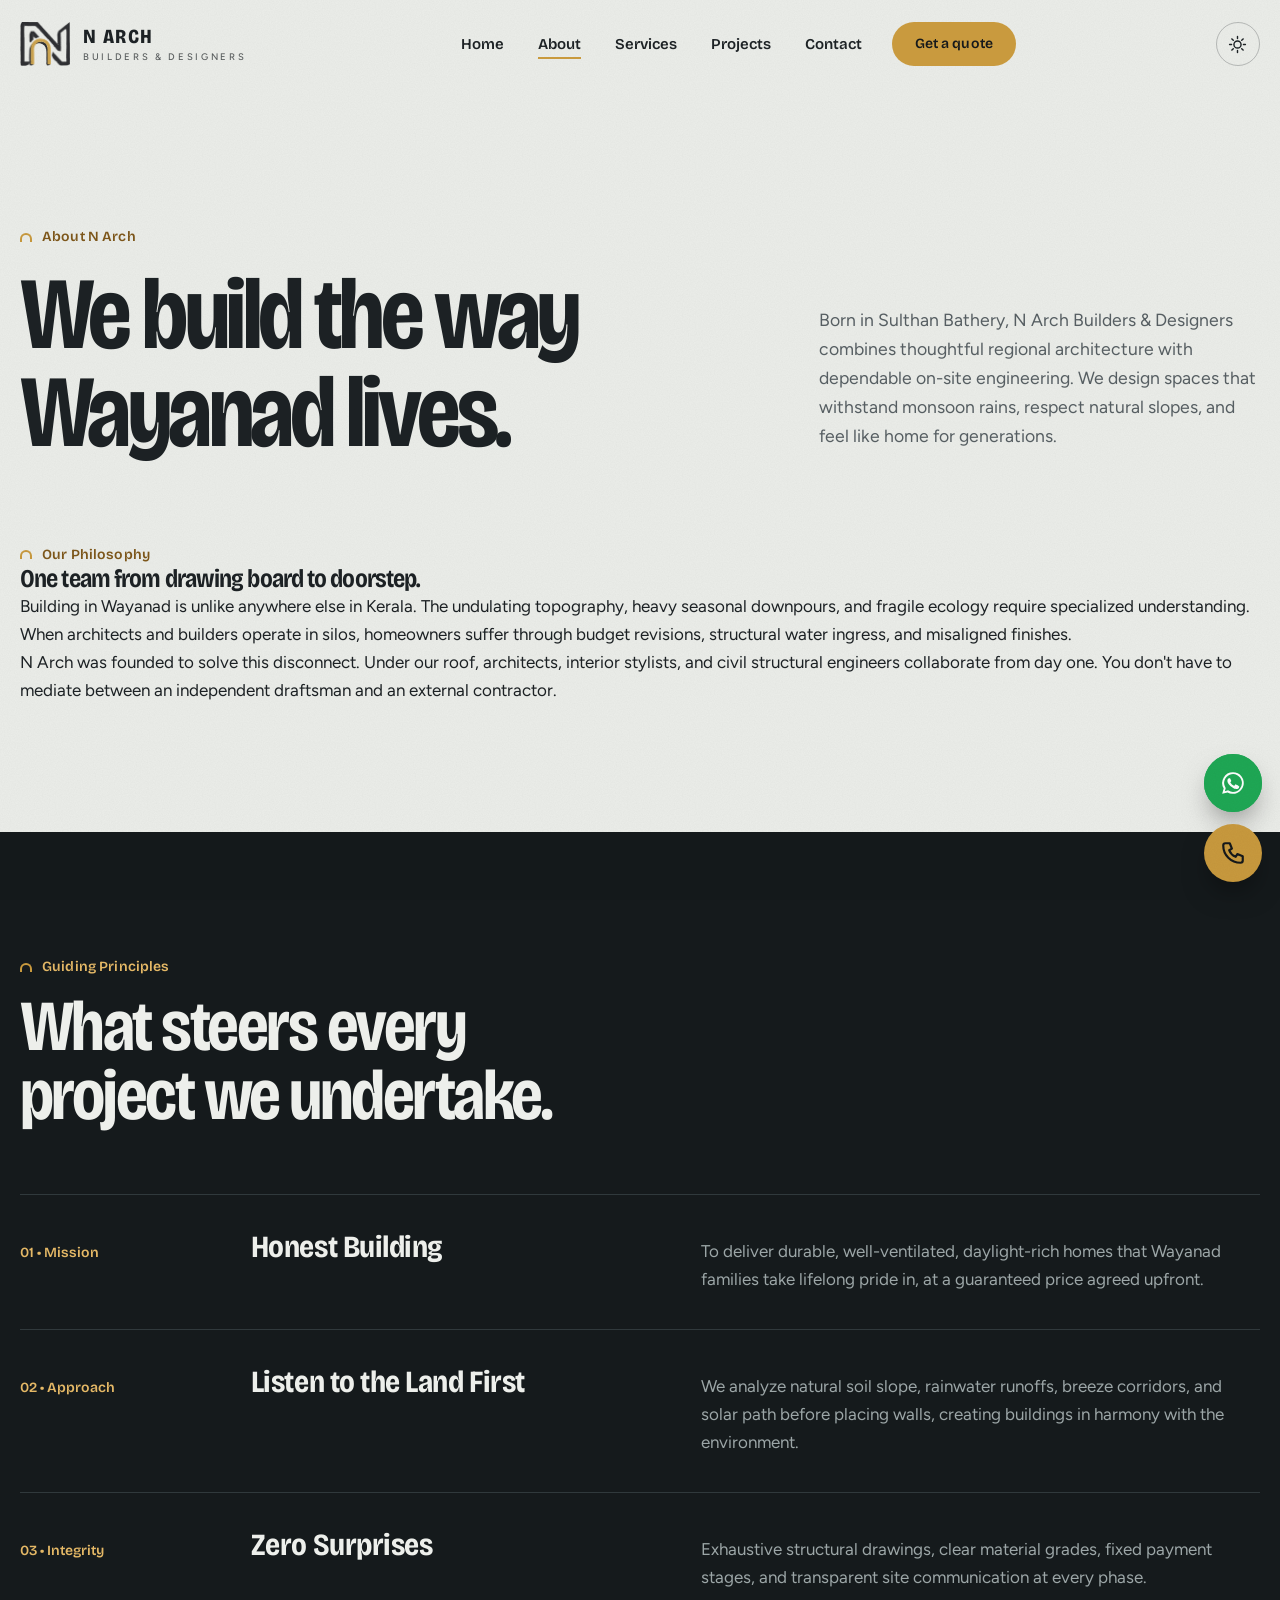
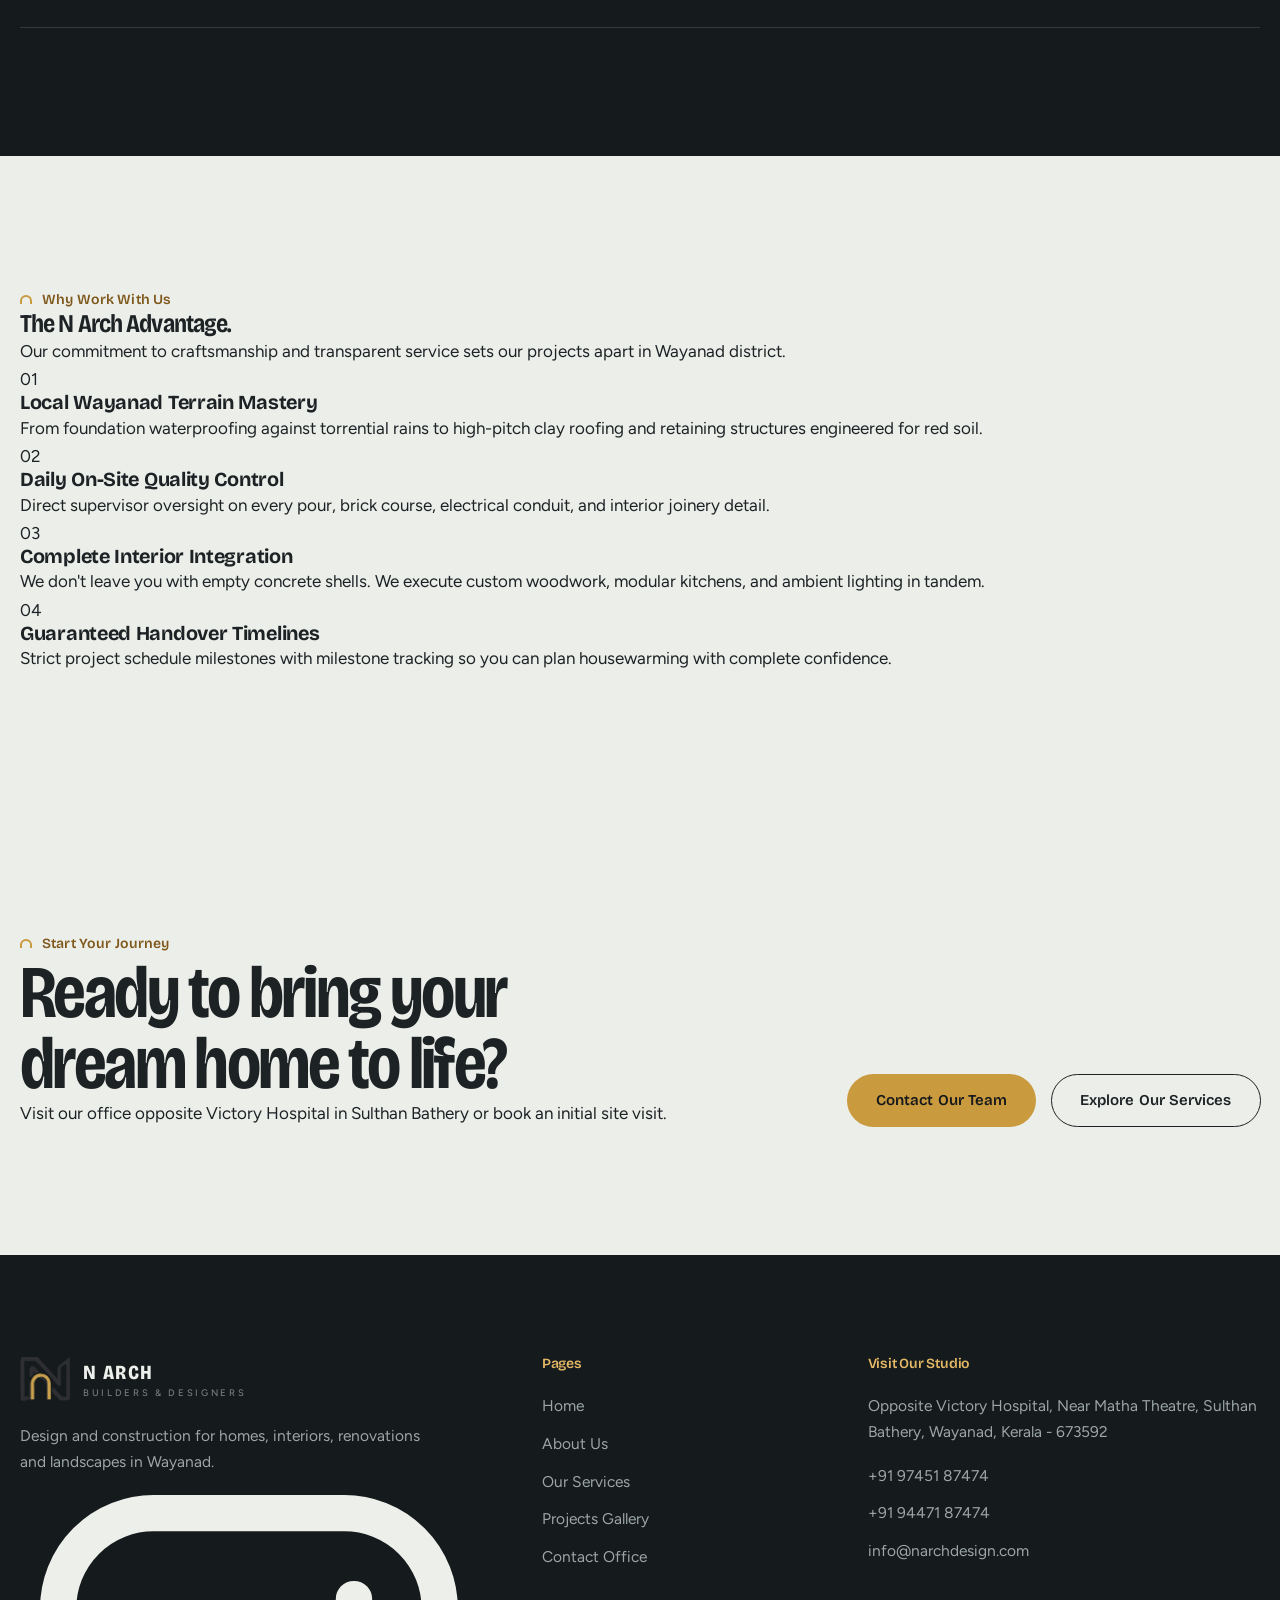
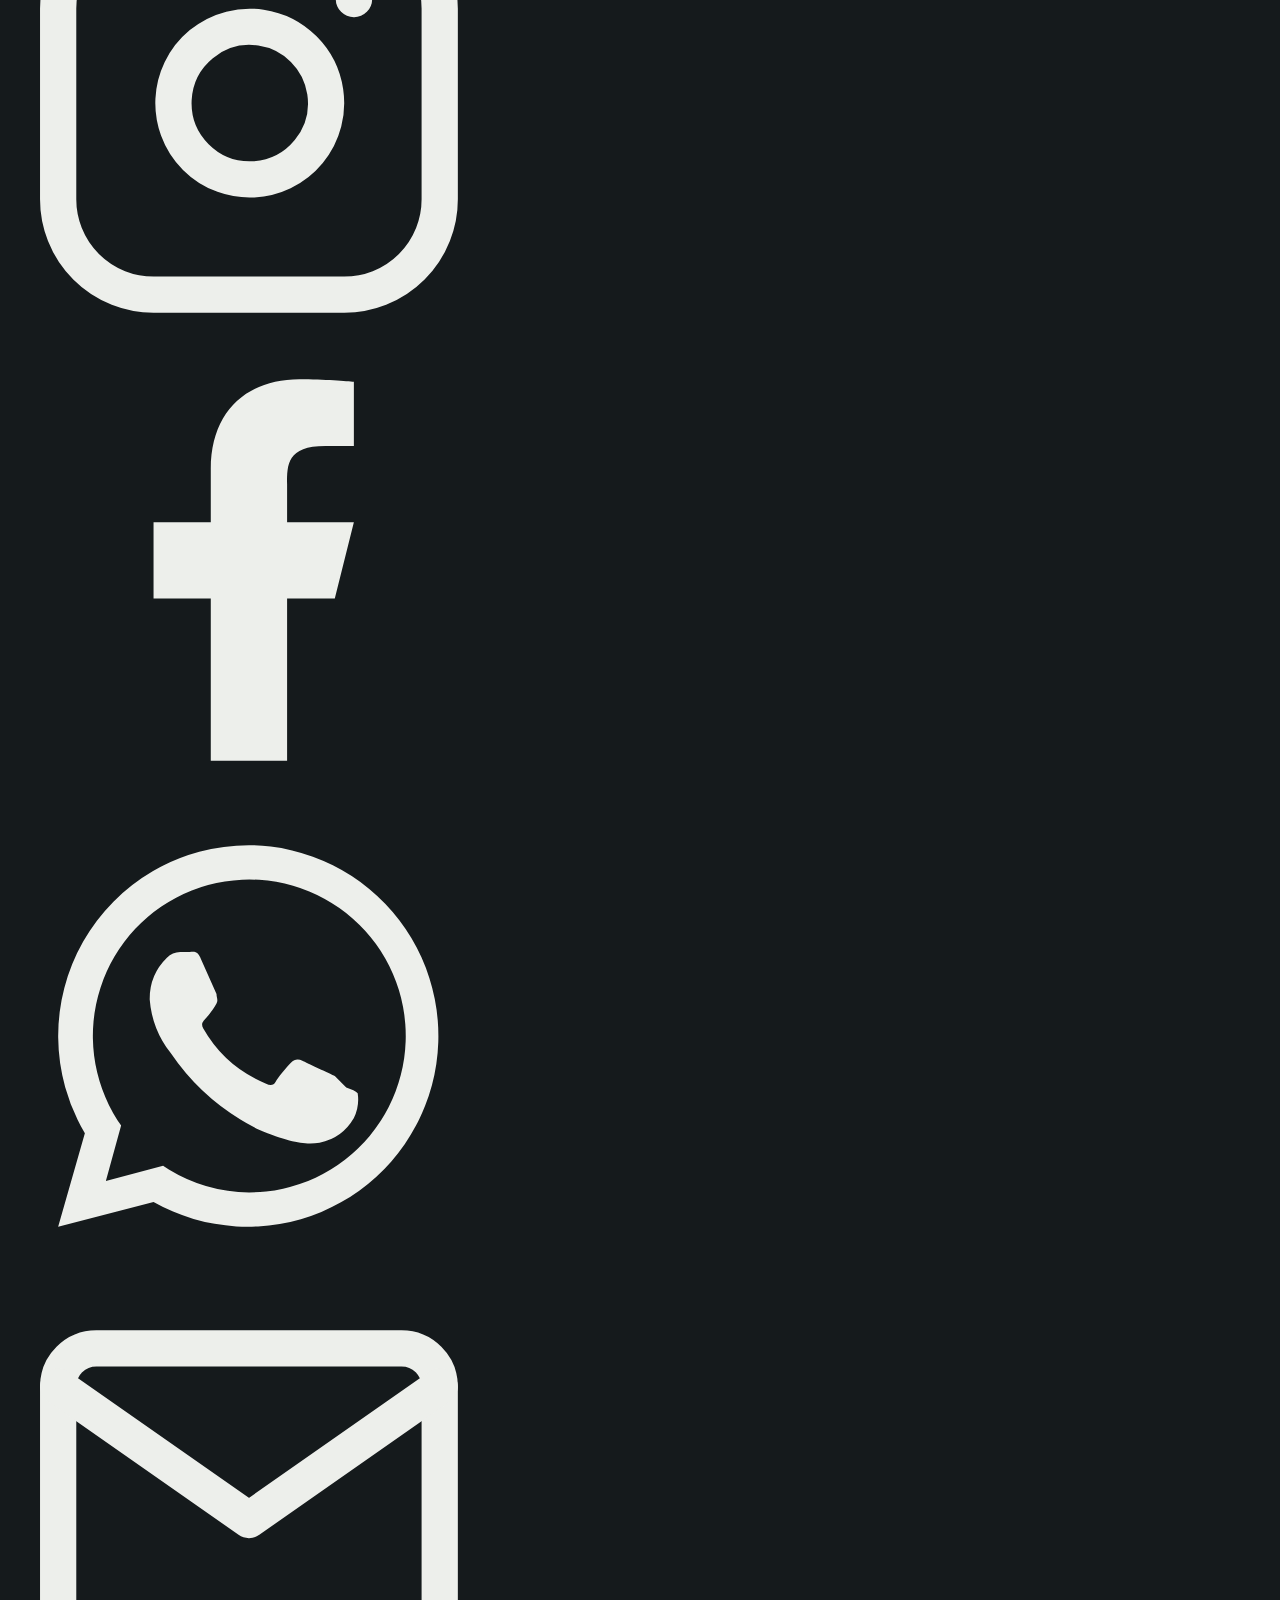
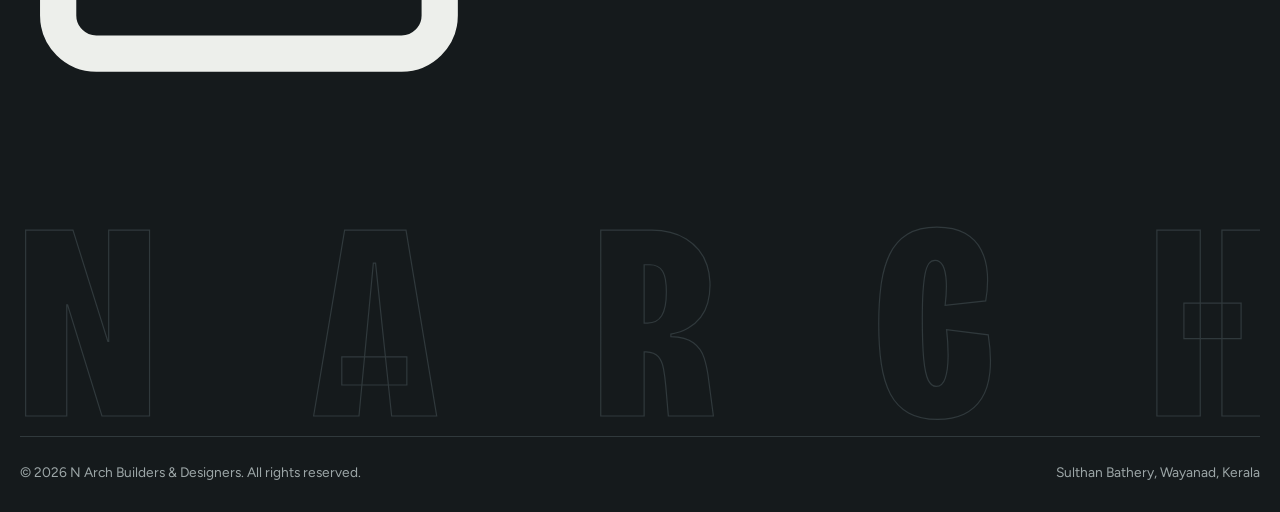
<file: about.html>
<!doctype html>
<html lang="en">
<head>
<meta charset="utf-8">
<meta name="viewport" content="width=device-width, initial-scale=1, viewport-fit=cover">
<title>About Us | N Arch Builders &amp; Designers Wayanad</title>
<meta name="description" content="Discover the story, mission and philosophy of N Arch Builders & Designers in Sulthan Bathery, Wayanad. We combine architectural design with dependable hill-terrain construction.">
<meta name="keywords" content="about n arch, architects in sulthan bathery, home designers wayanad, construction company kerala">
<meta name="theme-color" content="#151a1c">
<link rel="canonical" href="https://narch.co.in/about.html">

<!-- Open Graph / Social Media -->
<meta property="og:type" content="website">
<meta property="og:url" content="https://narch.co.in/about.html">
<meta property="og:title" content="About Us | N Arch Builders &amp; Designers Wayanad">
<meta property="og:description" content="One accountable team from first sketch to handover, based in Sulthan Bathery, Wayanad.">
<meta property="og:image" content="assets/images/logo.png">

<!-- Google Fonts -->
<link rel="preconnect" href="https://fonts.googleapis.com">
<link rel="preconnect" href="https://fonts.gstatic.com" crossorigin>
<link href="https://fonts.googleapis.com/css2?family=Bricolage+Grotesque:opsz,wght@12..96,600..800&family=Figtree:wght@400;500;600;700&display=swap" rel="stylesheet">

<link rel="icon" href="assets/images/logo.png" type="image/png">
<link rel="stylesheet" href="assets/css/narch-main.css?v=7.1">

<script>
try{var t=localStorage.getItem('narch-theme');if(t==='dark'||t==='light')document.documentElement.setAttribute('data-theme',t)}catch(e){}
if(!matchMedia('(prefers-reduced-motion: reduce)').matches)document.documentElement.classList.add('mo');
</script>
</head>
<body data-page="about">

<div class="veil" id="veil" aria-hidden="true">
  <div class="mark">
    <svg viewBox="0 0 120 120">
      <path class="n" d="M25 95V25l70 70V25"/>
      <path class="a" d="M15 105V55a45 45 0 0 1 90 0v50"/>
    </svg>
  </div>
</div>
<div class="prog" id="prog" aria-hidden="true"></div>

<!-- ============ HEADER ============ -->
<header class="hdr" id="hdr">
  <div class="wrap">
    <a class="brand" href="index.html" aria-label="N Arch Builders and Designers Home">
      <img class="logo-d" src="assets/images/logo.png" alt="N Arch Logo" width="50" height="44">
      <span><b>N ARCH</b><small>BUILDERS &amp; DESIGNERS</small></span>
    </a>

    <nav class="nav" aria-label="Main Navigation">
      <a class="lnk" href="index.html">Home</a>
      <a class="lnk on" href="about.html">About</a>
      <a class="lnk" href="services.html">Services</a>
      <a class="lnk" href="projects.html">Projects</a>
      <a class="lnk" href="contact.html">Contact</a>
      <a class="btn btn-brass mag" href="contact.html">Get a quote</a>
    </nav>

    <div class="tools">
      <button class="icon-btn theme-btn" id="theme" type="button" aria-label="Switch light or dark mode">
        <svg class="sun" viewBox="0 0 24 24"><circle cx="12" cy="12" r="4.5"/><path d="M12 2v2.5M12 19.5V22M2 12h2.5M19.5 12H22M4.9 4.9l1.8 1.8M17.3 17.3l1.8 1.8M4.9 19.1l1.8-1.8M17.3 6.7l1.8-1.8"/></svg>
        <svg class="moon" viewBox="0 0 24 24"><path d="M20 14.5A8 8 0 0 1 9.5 4a8 8 0 1 0 10.5 10.5z"/></svg>
      </button>
      <button class="icon-btn burger" id="burger" type="button" aria-label="Open menu" aria-expanded="false" aria-controls="menu"><span></span></button>
    </div>
  </div>
</header>

<!-- Mobile Menu -->
<div class="menu" id="menu" aria-label="Mobile Menu">
  <a class="big" href="index.html" style="--i:0"><span>Home</span></a>
  <a class="big on" href="about.html" style="--i:1"><span>About</span></a>
  <a class="big" href="services.html" style="--i:2"><span>Services</span></a>
  <a class="big" href="projects.html" style="--i:3"><span>Projects</span></a>
  <a class="big" href="contact.html" style="--i:4"><span>Contact</span></a>
  <div class="meta">
    <span>Opposite Victory Hospital, Near Matha Theatre, Sulthan Bathery</span>
    <a class="btn btn-brass" href="contact.html">Get a quote</a>
  </div>
</div>

<main id="main-content">
  <section class="phead">
    <div class="wrap">
      <div class="label rv">About N Arch</div>
      <h1>We build the way Wayanad lives.</h1>
      <p class="rv" style="--rd:.3s">
        Born in Sulthan Bathery, N Arch Builders &amp; Designers combines thoughtful regional architecture with dependable on-site engineering. We design spaces that withstand monsoon rains, respect natural slopes, and feel like home for generations.
      </p>
    </div>
  </section>

  <section style="padding-top:0">
    <div class="wrap story">
      <div class="rv">
        <div class="label">Our Philosophy</div>
        <h2>One team from drawing board to doorstep.</h2>
      </div>
      <div class="rv" style="--rd:.15s">
        <p>Building in Wayanad is unlike anywhere else in Kerala. The undulating topography, heavy seasonal downpours, and fragile ecology require specialized understanding. When architects and builders operate in silos, homeowners suffer through budget revisions, structural water ingress, and misaligned finishes.</p>
        <p>N Arch was founded to solve this disconnect. Under our roof, architects, interior stylists, and civil structural engineers collaborate from day one. You don't have to mediate between an independent draftsman and an external contractor.</p>
      </div>
    </div>
  </section>

  <section class="dark">
    <div class="wrap">
      <div class="sec-head rv">
        <div class="label">Guiding Principles</div>
        <h2>What steers every project we undertake.</h2>
      </div>
      <div class="values">
        <div class="val rv">
          <span class="k">01 &bull; Mission</span>
          <h3>Honest Building</h3>
          <p>To deliver durable, well-ventilated, daylight-rich homes that Wayanad families take lifelong pride in, at a guaranteed price agreed upfront.</p>
        </div>
        <div class="val rv" style="--rd:.1s">
          <span class="k">02 &bull; Approach</span>
          <h3>Listen to the Land First</h3>
          <p>We analyze natural soil slope, rainwater runoffs, breeze corridors, and solar path before placing walls, creating buildings in harmony with the environment.</p>
        </div>
        <div class="val rv" style="--rd:.2s">
          <span class="k">03 &bull; Integrity</span>
          <h3>Zero Surprises</h3>
          <p>Exhaustive structural drawings, clear material grades, fixed payment stages, and transparent site communication at every phase.</p>
        </div>
      </div>
    </div>
  </section>

  <section>
    <div class="wrap diff">
      <div class="rv">
        <div class="label">Why Work With Us</div>
        <h2>The N Arch Advantage.</h2>
        <p>Our commitment to craftsmanship and transparent service sets our projects apart in Wayanad district.</p>
      </div>
      <div class="grid">
        <div class="dcard rv" style="--rd:.1s">
          <div class="num">01</div>
          <h3>Local Wayanad Terrain Mastery</h3>
          <p>From foundation waterproofing against torrential rains to high-pitch clay roofing and retaining structures engineered for red soil.</p>
        </div>
        <div class="dcard rv" style="--rd:.2s">
          <div class="num">02</div>
          <h3>Daily On-Site Quality Control</h3>
          <p>Direct supervisor oversight on every pour, brick course, electrical conduit, and interior joinery detail.</p>
        </div>
        <div class="dcard rv" style="--rd:.3s">
          <div class="num">03</div>
          <h3>Complete Interior Integration</h3>
          <p>We don't leave you with empty concrete shells. We execute custom woodwork, modular kitchens, and ambient lighting in tandem.</p>
        </div>
        <div class="dcard rv" style="--rd:.4s">
          <div class="num">04</div>
          <h3>Guaranteed Handover Timelines</h3>
          <p>Strict project schedule milestones with milestone tracking so you can plan housewarming with complete confidence.</p>
        </div>
      </div>
    </div>
  </section>

  <section class="cta-band">
    <div class="wrap cta-grid">
      <div class="rv">
        <div class="label">Start Your Journey</div>
        <h2>Ready to bring your dream home to life?</h2>
        <p>Visit our office opposite Victory Hospital in Sulthan Bathery or book an initial site visit.</p>
      </div>
      <div class="acts rv" style="--rd:.15s">
        <a class="btn btn-brass mag" href="contact.html">Contact Our Team</a>
        <a class="btn btn-line mag" href="services.html">Explore Our Services</a>
      </div>
    </div>
  </section>
</main>

<!-- ============ FOOTER ============ -->
<footer class="ftr">
  <div class="wrap">
    <div class="cols">
      <div>
        <a class="brand" href="index.html">
          <img class="logo-d" src="assets/images/logo.png" alt="N Arch Logo" width="50" height="44">
          <span><b>N ARCH</b><small>BUILDERS &amp; DESIGNERS</small></span>
        </a>
        <p style="max-width:26em">Design and construction for homes, interiors, renovations and landscapes in Wayanad.</p>
        <div class="ftr-social" aria-label="Follow N Arch on Social Media">
          <a href="https://www.instagram.com/narchbuilders/" target="_blank" rel="noopener" aria-label="Instagram" title="Instagram">
            <svg viewBox="0 0 24 24" fill="none" stroke="currentColor" stroke-width="1.9" stroke-linecap="round" stroke-linejoin="round"><rect x="2" y="2" width="20" height="20" rx="5" ry="5"/><path d="M16 11.37A4 4 0 1 1 12.63 8 4 4 0 0 1 16 11.37z"/><line x1="17.5" y1="6.5" x2="17.51" y2="6.5"/></svg>
          </a>
          <a href="https://www.facebook.com/profile.php?id=61596903681183" target="_blank" rel="noopener" aria-label="Facebook" title="Facebook">
            <svg viewBox="0 0 24 24" fill="currentColor"><path d="M14 13.5h2.5l1-4H14v-2c0-1.03 0-2 2-2h1.5V2.14c-.326-.043-1.557-.14-2.857-.14C11.928 2 10 3.657 10 6.7v2.8H7v4h3V22h4v-8.5z"/></svg>
          </a>
          <a class="wa-link" href="https://wa.me/919745187474" target="_blank" rel="noopener" aria-label="WhatsApp" title="WhatsApp">
            <svg viewBox="0 0 24 24" fill="currentColor"><path d="M12 2a10 10 0 0 0-8.6 15.1L2 22l5-1.3A10 10 0 1 0 12 2zm0 18.2a8.2 8.2 0 0 1-4.2-1.2l-.3-.2-3 .8.8-2.9-.2-.3A8.2 8.2 0 1 1 12 20.2zm4.5-6.1c-.2-.1-1.5-.7-1.7-.8s-.4-.1-.6.1-.7.8-.8 1-.3.2-.5.1a6.7 6.7 0 0 1-3.3-2.9c-.2-.4.2-.4.7-1.3.1-.2 0-.3 0-.5l-.8-1.8c-.2-.5-.4-.4-.6-.4h-.5a1 1 0 0 0-.7.3 3 3 0 0 0-.9 2.2 5.2 5.2 0 0 0 1.1 2.8 11.9 11.9 0 0 0 4.6 4c1.7.7 2.4.8 3.2.7a2.7 2.7 0 0 0 1.8-1.3 2.2 2.2 0 0 0 .2-1.3c-.1-.1-.3-.2-.6-.3z"/></svg>
          </a>
          <a href="mailto:info@narchdesign.com" aria-label="Email" title="Email Us">
            <svg viewBox="0 0 24 24" fill="none" stroke="currentColor" stroke-width="1.9" stroke-linecap="round" stroke-linejoin="round"><path d="M4 4h16c1.1 0 2 .9 2 2v12c0 1.1-.9 2-2 2H4c-1.1 0-2-.9-2-2V6c0-1.1.9-2 2-2z"/><polyline points="22,6 12,13 2,6"/></svg>
          </a>
        </div>
      </div>

      <div>
        <h4>Pages</h4>
        <ul>
          <li><a href="index.html">Home</a></li>
          <li><a href="about.html">About Us</a></li>
          <li><a href="services.html">Our Services</a></li>
          <li><a href="projects.html">Projects Gallery</a></li>
          <li><a href="contact.html">Contact Office</a></li>
        </ul>
      </div>

      <div>
        <h4>Visit Our Studio</h4>
        <address id="c-address">Opposite Victory Hospital,<br>Near Matha Theatre,<br>Sulthan Bathery, Wayanad</address>
        <ul style="margin-top:18px" id="social">
          <li id="c-phone"><a href="tel:+919745187474">+91 97451 87474</a></li>
          <li id="c-phone2"><a href="tel:+919447187474">+91 94471 87474</a></li>
          <li id="c-email"><a href="mailto:info@narchdesign.com">info@narchdesign.com</a></li>
        </ul>
      </div>
    </div>

    <div class="mega" id="mega" aria-hidden="true">
      <span style="--i:0">N</span>
      <span style="--i:1">A</span>
      <span style="--i:2">R</span>
      <span style="--i:3">C</span>
      <span style="--i:4">H</span>
    </div>

    <div class="legal">
      <span>&copy; 2026 N Arch Builders &amp; Designers. All rights reserved.</span>
      <span>Sulthan Bathery, Wayanad, Kerala</span>
    </div>
  </div>
</footer>

<!-- Floating Action Buttons -->
<div class="fab">
  <a class="wa wa-link" href="https://wa.me/919745187474" aria-label="Chat on WhatsApp">
    <svg viewBox="0 0 24 24" fill="currentColor"><path d="M12 2a10 10 0 0 0-8.6 15.1L2 22l5-1.3A10 10 0 1 0 12 2zm0 18.2a8.2 8.2 0 0 1-4.2-1.2l-.3-.2-3 .8.8-2.9-.2-.3A8.2 8.2 0 1 1 12 20.2zm4.5-6.1c-.2-.1-1.5-.7-1.7-.8s-.4-.1-.6.1-.7.8-.8 1-.3.2-.5.1a6.7 6.7 0 0 1-3.3-2.9c-.2-.4.2-.4.7-1.3.1-.2 0-.3 0-.5l-.8-1.8c-.2-.5-.4-.4-.6-.4h-.5a1 1 0 0 0-.7.3 3 3 0 0 0-.9 2.2 5.2 5.2 0 0 0 1.1 2.8 11.9 11.9 0 0 0 4.6 4c1.7.7 2.4.8 3.2.7a2.7 2.7 0 0 0 1.8-1.3 2.2 2.2 0 0 0 .2-1.3c-.1-.1-.3-.2-.6-.3z"/></svg>
  </a>
  <a class="call" href="tel:+919745187474" id="fab-call" aria-label="Call N Arch">
    <svg viewBox="0 0 24 24" fill="none" stroke="currentColor" stroke-width="2" stroke-linecap="round" stroke-linejoin="round"><path d="M5 3h4l2 5-2.5 1.5a11 11 0 0 0 6 6L16 13l5 2v4a2 2 0 0 1-2 2A16 16 0 0 1 3 5a2 2 0 0 1 2-2z"/></svg>
  </a>
</div>

<script src="assets/js/site-loader.js?v=7.0"></script>
</body>
</html>
</file>
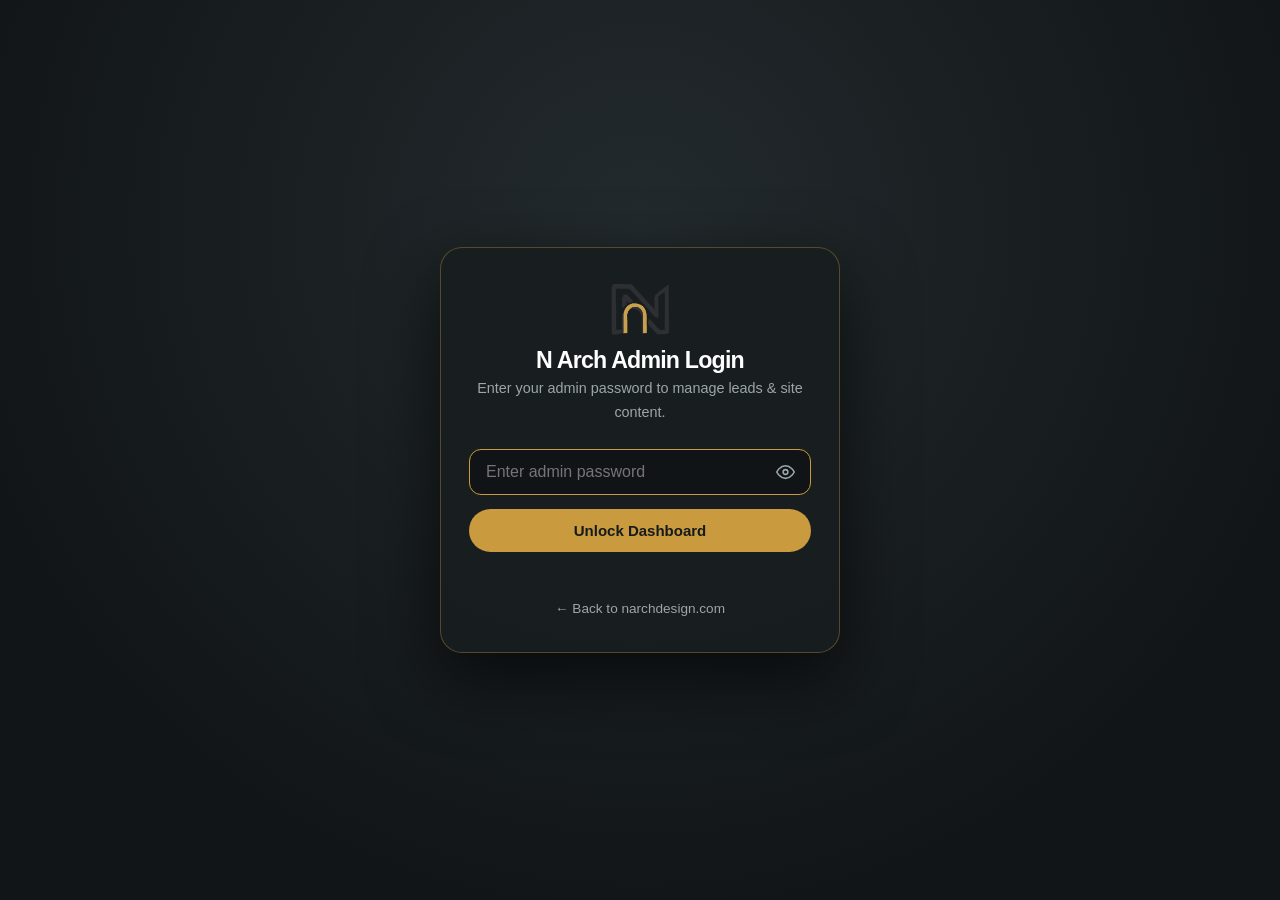
<file: admin.html>
<!doctype html>
<html lang="en">
<head>
<meta charset="utf-8">
<meta name="viewport" content="width=device-width, initial-scale=1">
<meta name="robots" content="noindex, nofollow">
<title>N Arch CMS Admin Dashboard | Content & Lead Management System</title>
<link rel="stylesheet" href="assets/css/narch-main.css?v=7.1">
<style>
.admin-shell {
  min-height: 100vh;
  display: grid;
  grid-template-columns: 290px 1fr;
  background: var(--paper);
}
@media (max-width: 960px) {
  .admin-shell { grid-template-columns: 1fr; }
  .admin-sidebar { display: none; }
}
.admin-sidebar {
  background: var(--night);
  color: var(--night-fg);
  padding: 32px 20px;
  display: flex;
  flex-direction: column;
  gap: 32px;
  border-right: 1px solid var(--night-line);
}
.admin-brand {
  display: flex;
  align-items: center;
  gap: 14px;
  text-decoration: none;
  padding-inline: 8px;
}
.admin-brand img { width: 44px; height: auto; }
.admin-brand b { font-size: 1.15rem; letter-spacing: -0.02em; display: block; }
.admin-brand small { font-size: 0.68rem; letter-spacing: 0.2em; color: var(--brass); }
.admin-nav {
  display: flex;
  flex-direction: column;
  gap: 6px;
}
.admin-nav button {
  background: transparent;
  border: 1px solid transparent;
  color: var(--night-muted);
  font: 500 15px var(--display);
  padding: 13px 16px;
  border-radius: 12px;
  text-align: left;
  cursor: pointer;
  display: flex;
  align-items: center;
  gap: 12px;
  transition: all .2s;
  width: 100%;
}
.admin-nav button:hover {
  background: var(--night-2);
  color: var(--night-fg);
}
.admin-nav button.active {
  background: var(--night-2);
  color: var(--brass-hi);
  border-color: var(--brass);
}
.admin-nav .badge {
  margin-left: auto;
  background: var(--brass);
  color: #151a1c;
  font-size: 11px;
  font-weight: 700;
  padding: 2px 9px;
  border-radius: 99px;
}
.admin-main {
  padding: clamp(24px, 4vw, 48px);
  max-width: 1180px;
  margin: 0 auto;
  width: 100%;
}
.admin-card {
  background: var(--surface);
  border: 1px solid var(--line);
  border-radius: 20px;
  padding: 32px;
  margin-bottom: 32px;
  box-shadow: 0 4px 20px rgba(0,0,0,0.03);
}
.admin-card h2 {
  font-size: 1.5rem;
  margin-bottom: 8px;
}
.admin-card p.sub {
  color: var(--muted);
  font-size: 0.95rem;
  margin-bottom: 24px;
}
.form-grid {
  display: grid;
  grid-template-columns: 1fr 1fr;
  gap: 20px;
}
@media (max-width: 650px) {
  .form-grid { grid-template-columns: 1fr; }
}
.full-col { grid-column: 1 / -1; }
.admin-card label {
  display: block;
  font-size: 0.88rem;
  font-weight: 600;
  color: var(--ink);
  margin-bottom: 8px;
}
.admin-card input, .admin-card textarea, .admin-card select {
  width: 100%;
  padding: 12px 16px;
  border-radius: 10px;
  border: 1.5px solid var(--line);
  background: var(--paper);
  color: var(--ink);
  font-size: 1rem;
  font-family: inherit;
  transition: border-color .2s;
}
.admin-card input:focus, .admin-card textarea:focus, .admin-card select:focus {
  outline: none;
  border-color: var(--brass);
}
.action-bar {
  display: flex;
  justify-content: space-between;
  align-items: center;
  margin-bottom: 32px;
  flex-wrap: wrap;
  gap: 16px;
}
.proj-table {
  width: 100%;
  border-collapse: collapse;
  margin-top: 16px;
}
.proj-table th, .proj-table td {
  padding: 14px 16px;
  text-align: left;
  border-bottom: 1px solid var(--line);
  font-size: 0.95rem;
  vertical-align: middle;
}
.proj-table th {
  color: var(--muted);
  font-weight: 600;
  font-size: 0.82rem;
  text-transform: uppercase;
  letter-spacing: .05em;
}
.status-pill {
  display: inline-block;
  padding: 4px 10px;
  border-radius: 99px;
  font-size: 12px;
  font-weight: 600;
}
.status-new { background: rgba(31, 168, 85, 0.15); color: #1fa855; border: 1px solid rgba(31, 168, 85, 0.3); }
.status-contacted { background: rgba(201, 154, 62, 0.15); color: var(--brass); border: 1px solid rgba(201, 154, 62, 0.3); }
.status-visit { background: rgba(56, 128, 255, 0.15); color: #3880ff; border: 1px solid rgba(56, 128, 255, 0.3); }
.status-closed { background: rgba(140, 150, 153, 0.15); color: var(--muted); border: 1px solid var(--line); }

.crm-toolbar {
  display: flex;
  justify-content: space-between;
  align-items: center;
  flex-wrap: wrap;
  gap: 16px;
  margin-bottom: 24px;
  padding-bottom: 20px;
  border-bottom: 1px solid var(--line);
}
.crm-search {
  display: flex;
  gap: 12px;
  flex: 1;
  max-width: 480px;
}
.crm-actions {
  display: flex;
  gap: 10px;
}
.crm-btn-sm {
  padding: 6px 12px;
  border-radius: 8px;
  font-size: 13px;
  font-weight: 600;
  cursor: pointer;
  display: inline-flex;
  align-items: center;
  gap: 6px;
  text-decoration: none;
  border: 1px solid var(--line);
  background: var(--paper);
  color: var(--ink);
  transition: all .2s;
}
.crm-btn-sm:hover {
  border-color: var(--brass);
  color: var(--brass);
}
.crm-btn-wa {
  background: #1fa855;
  color: #fff;
  border-color: #1fa855;
}
.crm-btn-wa:hover {
  background: #198745;
  color: #fff;
}
.toast {
  position: fixed;
  bottom: 24px;
  right: 24px;
  background: var(--night);
  color: var(--night-fg);
  padding: 16px 24px;
  border-radius: 12px;
  border-left: 4px solid var(--brass);
  box-shadow: 0 10px 30px rgba(0,0,0,0.3);
  opacity: 0;
  pointer-events: none;
  transition: opacity .3s, transform .3s;
  transform: translateY(10px);
  z-index: 999;
}
.toast.show {
  opacity: 1;
  pointer-events: auto;
  transform: translateY(0);
}
/* Admin Lock Gate */
.admin-shell.locked { display: none !important; }
.admin-gate {
  position: fixed;
  inset: 0;
  z-index: 9999;
  display: flex;
  align-items: center;
  justify-content: center;
  padding: 20px;
  background: radial-gradient(circle at 50% 25%, #232a2d 0%, #111517 75%);
  color: #ede8dc;
}
.admin-gate.hidden { display: none !important; }
.gate-card {
  width: 100%;
  max-width: 400px;
  background: rgba(24, 30, 32, 0.92);
  border: 1px solid rgba(201, 154, 62, 0.35);
  border-radius: 22px;
  padding: 36px 28px 30px;
  box-shadow: 0 24px 70px rgba(0, 0, 0, 0.65);
  text-align: center;
}
.gate-logo {
  width: 58px;
  height: auto;
  margin: 0 auto 14px;
  display: block;
}
.gate-card h1 {
  font-size: 1.45rem;
  margin: 0 0 6px;
  color: #fff;
}
.gate-card p {
  font-size: 0.9rem;
  color: #9ca6a7;
  margin: 0 0 24px;
}
.gate-input-wrap {
  position: relative;
  margin-bottom: 14px;
}
.gate-input {
  width: 100%;
  padding: 13px 46px 13px 16px;
  border-radius: 12px;
  border: 1.5px solid rgba(237, 239, 235, 0.16);
  background: rgba(15, 19, 20, 0.85);
  color: #fff;
  font-size: 1rem;
  outline: none;
  transition: border-color .2s;
}
.gate-input:focus { border-color: #c99a3e; }
.gate-toggle {
  position: absolute;
  right: 10px;
  top: 50%;
  transform: translateY(-50%);
  background: transparent;
  border: 0;
  color: #9ca6a7;
  cursor: pointer;
  padding: 6px;
  display: flex;
  align-items: center;
}
.gate-toggle:hover { color: #e4b866; }
.gate-btn {
  width: 100%;
  padding: 13px 20px;
  border-radius: 99px;
  border: 0;
  background: #c99a3e;
  color: #151a1c;
  font: 700 15px var(--display, sans-serif);
  cursor: pointer;
  transition: background .2s, transform .15s;
}
.gate-btn:hover { background: #e4b866; }
.gate-btn:active { transform: scale(0.98); }
.gate-err {
  min-height: 20px;
  margin: 10px 0 6px;
  font-size: 0.85rem;
  color: #ff7a7a;
}
.gate-back {
  display: inline-block;
  margin-top: 10px;
  font-size: 0.85rem;
  color: #9ca6a7;
  text-decoration: none;
}
.gate-back:hover { color: #e4b866; }
@keyframes gateShake {
  0%, 100% { transform: translateX(0); }
  20%, 60% { transform: translateX(-7px); }
  40%, 80% { transform: translateX(7px); }
}
.gate-shake { animation: gateShake .35s ease; }
</style>
</head>
<body>

<!-- Password Lock Screen -->
<div class="admin-gate" id="admin-gate" role="dialog" aria-modal="true" aria-labelledby="gate-title">
  <form class="gate-card" id="gate-form" autocomplete="off">
    <img class="gate-logo" src="assets/images/logo.png" alt="N Arch Logo">
    <h1 id="gate-title">N Arch Admin Login</h1>
    <p>Enter your admin password to manage leads &amp; site content.</p>
    <div class="gate-input-wrap">
      <input class="gate-input" id="gate-pass" type="password" placeholder="Enter admin password" required autofocus>
      <button class="gate-toggle" id="gate-eye" type="button" aria-label="Show password">
        <svg width="19" height="19" viewBox="0 0 24 24" fill="none" stroke="currentColor" stroke-width="2"><path d="M1 12s4-8 11-8 11 8 11 8-4 8-11 8-11-8-11-8z"/><circle cx="12" cy="12" r="3"/></svg>
      </button>
    </div>
    <button class="gate-btn" type="submit">Unlock Dashboard</button>
    <div class="gate-err" id="gate-err" role="alert"></div>
    <a class="gate-back" href="index.html">&larr; Back to narchdesign.com</a>
  </form>
</div>

<div class="admin-shell locked" id="admin-shell">
  <!-- Sidebar -->
  <aside class="admin-sidebar">
    <a class="admin-brand" href="index.html">
      <img src="assets/images/logo.png" alt="N Arch Logo">
      <div>
        <b>N ARCH CMS</b>
        <small>CONTENT &amp; LEADS</small>
      </div>
    </a>

    <nav class="admin-nav">
      <button class="active" data-tab="tab-enquiries">
        <svg width="18" height="18" viewBox="0 0 24 24" fill="none" stroke="currentColor" stroke-width="2"><path d="M4 4h16c1.1 0 2 .9 2 2v12c0 1.1-.9 2-2 2H4c-1.1 0-2-.9-2-2V6c0-1.1.9-2 2-2z"/><polyline points="22,6 12,13 2,6"/></svg>
        Leads &amp; Enquiries
        <span class="badge" id="enquiry-badge">0</span>
      </button>
      <button data-tab="tab-contact">
        <svg width="18" height="18" viewBox="0 0 24 24" fill="none" stroke="currentColor" stroke-width="2"><path d="M22 16.92v3a2 2 0 0 1-2.18 2 19.79 19.79 0 0 1-8.63-3.07 19.5 19.5 0 0 1-6-6 19.79 19.79 0 0 1-3.07-8.67A2 2 0 0 1 4.11 2h3a2 2 0 0 1 2 1.72 12.84 12.84 0 0 0 .7 2.81 2 2 0 0 1-.45 2.11L8.09 9.91a16 16 0 0 0 6 6l1.27-1.27a2 2 0 0 1 2.11-.45 12.84 12.84 0 0 0 2.81.7A2 2 0 0 1 22 16.92z"/></svg>
        Company Contact
      </button>
      <button data-tab="tab-projects">
        <svg width="18" height="18" viewBox="0 0 24 24" fill="none" stroke="currentColor" stroke-width="2"><rect x="2" y="7" width="20" height="14" rx="2" ry="2"/><path d="M16 21V5a2 2 0 0 0-2-2h-4a2 2 0 0 0-2 2v16"/></svg>
        Projects Portfolio
      </button>
      <button data-tab="tab-services">
        <svg width="18" height="18" viewBox="0 0 24 24" fill="none" stroke="currentColor" stroke-width="2"><path d="M14.7 6.3a1 1 0 0 0 0 1.4l1.6 1.6a1 1 0 0 0 1.4 0l3.77-3.77a6 6 0 0 1-7.94 7.94l-6.91 6.91a2.12 2.12 0 0 1-3-3l6.91-6.91a6 6 0 0 1 7.94-7.94l-3.76 3.76z"/></svg>
        Our Services
      </button>
      <button data-tab="tab-seo">
        <svg width="18" height="18" viewBox="0 0 24 24" fill="none" stroke="currentColor" stroke-width="2"><circle cx="11" cy="11" r="8"/><path d="m21 21-4.35-4.35"/></svg>
        SEO &amp; Analytics
      </button>
    </nav>

    <div style="margin-top:auto; display:grid; gap:10px;">
      <button class="btn btn-line" id="btn-lock-sidebar" type="button" style="width:100%; justify-content:center; border-color:rgba(211,162,76,0.45); color:#e4b866;">
        Lock Admin
      </button>
      <a class="btn btn-line" style="width:100%; justify-content:center;" href="index.html" target="_blank">
        &larr; View Website
      </a>
    </div>
  </aside>

  <!-- Main Content -->
  <main class="admin-main">
    <div class="action-bar">
      <div>
        <div class="label">Content &amp; Lead Management</div>
        <h1>Website Administration</h1>
      </div>
      <div style="display:flex; gap:12px; flex-wrap:wrap;">
        <button class="btn btn-line" id="btn-lock" type="button">Lock</button>
        <button class="btn btn-line" id="btn-export">Download JSON</button>
        <button class="btn btn-brass" id="btn-save">Save Changes Live</button>
      </div>
    </div>

    <!-- Tab 0: Leads & Enquiries (Mini CRM) -->
    <div class="tab-pane" id="tab-enquiries">
      <div class="admin-card">
        <div style="display:flex; justify-content:space-between; align-items:flex-start; flex-wrap:wrap; gap:12px; margin-bottom:16px;">
          <div>
            <h2>Website Enquiries &amp; Client Leads</h2>
            <p class="sub" style="margin-bottom:0;">All project enquiries sent through the website contact form appear here automatically. No paid CRM subscription needed!</p>
          </div>
          <div style="display:flex; gap:10px;">
            <button class="btn btn-line" id="btn-export-leads" style="padding:10px 18px; font-size:14px;">
              <svg width="16" height="16" viewBox="0 0 24 24" fill="none" stroke="currentColor" stroke-width="2"><path d="M21 15v4a2 2 0 0 1-2 2H5a2 2 0 0 1-2-2v-4"/><polyline points="7 10 12 15 17 10"/><line x1="12" y1="15" x2="12" y2="3"/></svg>
              Export Leads (CSV)
            </button>
          </div>
        </div>

        <div class="crm-toolbar">
          <div class="crm-search">
            <input id="crm-search-box" placeholder="Search by name, phone, or location in Wayanad..." style="max-width:340px;">
            <select id="crm-filter-status" style="width:160px;">
              <option value="All">All Statuses</option>
              <option value="New">New</option>
              <option value="In Discussion">In Discussion</option>
              <option value="Site Visit Booked">Site Visit Booked</option>
              <option value="Project Closed">Project Closed</option>
            </select>
          </div>
          <div>
            <button class="crm-btn-sm" id="btn-clear-leads" style="color:var(--err);">Clear All Enquiries</button>
          </div>
        </div>

        <div style="overflow-x:auto;">
          <table class="proj-table">
            <thead>
              <tr>
                <th>Date &amp; Time</th>
                <th>Client Name</th>
                <th>Mobile Number(s)</th>
                <th>Service &amp; Location</th>
                <th>Project Details</th>
                <th>Status</th>
                <th>Actions</th>
              </tr>
            </thead>
            <tbody id="enquiries-tbody"></tbody>
          </table>
        </div>
      </div>
    </div>

    <!-- Tab 1: Company Contact -->
    <div class="tab-pane" id="tab-contact" hidden>
      <div class="admin-card">
        <h2>Company &amp; Contact Details</h2>
        <p class="sub">These mobile numbers, office address, and hours appear across the website header, footer, contact page, and WhatsApp links.</p>

        <div class="form-grid">
          <div>
            <label for="cfg-phone">Primary Mobile Number (Main Call)</label>
            <input id="cfg-phone" placeholder="+91 97451 87474">
          </div>
          <div>
            <label for="cfg-phone2">Secondary Mobile / Alternate Phone</label>
            <input id="cfg-phone2" placeholder="+91 94471 87474">
          </div>
          <div>
            <label for="cfg-wa">WhatsApp Direct Number (digits with country code)</label>
            <input id="cfg-wa" placeholder="919745187474">
          </div>
          <div>
            <label for="cfg-email">Official Email</label>
            <input id="cfg-email" type="email" placeholder="info@narchdesign.com">
          </div>
          <div>
            <label for="cfg-email2">Alternate Email (Optional)</label>
            <input id="cfg-email2" type="email" placeholder="Optional secondary email">
          </div>
          <div>
            <label for="cfg-hours">Working Hours</label>
            <input id="cfg-hours" placeholder="Mon to Sat: 9:30 AM - 6:00 PM">
          </div>
          <div class="full-col">
            <label for="cfg-addr">Office Address</label>
            <textarea id="cfg-addr" rows="3" placeholder="Opposite Victory Hospital, Near Matha Theatre, Sulthan Bathery, Wayanad"></textarea>
          </div>
          <div class="full-col">
            <label for="cfg-maps">Google Maps URL</label>
            <input id="cfg-maps" placeholder="https://www.google.com/maps/search/?api=1&query=...">
          </div>
          <div>
            <label for="cfg-insta">Instagram Profile URL</label>
            <input id="cfg-insta" placeholder="https://www.instagram.com/narchbuilders/">
          </div>
          <div>
            <label for="cfg-fb">Facebook Profile URL</label>
            <input id="cfg-fb" placeholder="https://www.facebook.com/profile.php?id=61596903681183">
          </div>
        </div>
      </div>
    </div>

    <!-- Tab 2: Projects -->
    <div class="tab-pane" id="tab-projects" hidden>
      <div class="admin-card">
        <div style="display:flex; justify-content:space-between; align-items:center; margin-bottom:16px;">
          <div>
            <h2>Project Portfolio</h2>
            <p class="sub" style="margin-bottom:0;">Manage architectural and building projects shown in the gallery.</p>
          </div>
          <button class="btn btn-brass" id="btn-add-proj" style="padding:10px 20px; font-size:14px;">+ Add Project</button>
        </div>

        <table class="proj-table">
          <thead>
            <tr>
              <th>Title</th>
              <th>Category</th>
              <th>Location</th>
              <th>Size</th>
              <th>Action</th>
            </tr>
          </thead>
          <tbody id="proj-rows"></tbody>
        </table>
      </div>
    </div>

    <!-- Tab 3: Services -->
    <div class="tab-pane" id="tab-services" hidden>
      <div class="admin-card">
        <h2>Core Services</h2>
        <p class="sub">Review the 5 specialized architectural services offered in Wayanad.</p>
        <div id="services-list" style="display:flex; flex-direction:column; gap:20px;"></div>
      </div>
    </div>

    <!-- Tab 4: SEO -->
    <div class="tab-pane" id="tab-seo" hidden>
      <div class="admin-card">
        <h2>SEO &amp; Search Engine Optimization</h2>
        <p class="sub">Fine-tune meta tags to rank for Wayanad construction, villa building, and architectural queries.</p>

        <div class="form-grid">
          <div class="full-col">
            <label for="seo-title">Site Meta Title</label>
            <input id="seo-title" placeholder="N Arch Builders & Designers | Sulthan Bathery, Wayanad">
          </div>
          <div class="full-col">
            <label for="seo-desc">Meta Description (Max 160 characters recommended)</label>
            <textarea id="seo-desc" rows="3" placeholder="N Arch designs and builds homes, interiors and landscapes across Wayanad..."></textarea>
          </div>
          <div class="full-col">
            <label for="seo-ga">Google Analytics GA4 ID</label>
            <input id="seo-ga" placeholder="G-XXXXXXXXXX">
          </div>
        </div>
      </div>
    </div>
  </main>
</div>

<div class="toast" id="toast">Changes saved successfully!</div>

<script>
let currentData = null;
let enquiries = [];

async function loadData() {
  try {
    const res = await fetch('site-content.json?v=7.0');
    const fileData = await res.json();
    const local = localStorage.getItem('narch_cms_content');
    if (local) {
      currentData = JSON.parse(local);
      if (!currentData.version || currentData.version < fileData.version) {
        currentData = fileData;
        try { localStorage.setItem('narch_cms_content', JSON.stringify(fileData)); } catch(e){}
      } else {
        currentData.config = { ...fileData.config, ...currentData.config };
      }
    } else {
      currentData = fileData;
    }
  } catch (e) {
    console.error('Error loading content:', e);
  }

  // Load Enquiries from localStorage or seed initial sample enquiries
  try {
    const localEnq = localStorage.getItem('narch_enquiries');
    if (localEnq) {
      enquiries = JSON.parse(localEnq);
    } else {
      enquiries = [
        {
          id: 1,
          date: '13 Nov 2026, 02:45 PM',
          name: 'Muhammed Shafi',
          phone: '+91 98471 23456',
          phone2: '+91 94470 98765',
          email: 'shafi.wayanad@gmail.com',
          service: 'Construction',
          location: 'Sulthan Bathery',
          message: 'Looking to build a 2-storey 2800 sq ft contemporary villa on a 15-cent plot. Need architectural elevation and complete construction quote.',
          status: 'New'
        },
        {
          id: 2,
          date: '12 Nov 2026, 11:20 AM',
          name: 'Anjali Nair',
          phone: '+91 97455 67890',
          phone2: '',
          email: 'anjali.nair@outlook.com',
          service: 'Interiors',
          location: 'Kalpetta',
          message: 'Modular kitchen and living room joinery work for an existing home.',
          status: 'In Discussion'
        }
      ];
      localStorage.setItem('narch_enquiries', JSON.stringify(enquiries));
    }
  } catch (e) {
    enquiries = [];
  }

  populateForm();
  renderEnquiriesTable();
}

function populateForm() {
  if (!currentData) return;
  const c = currentData.config || {};
  document.getElementById('cfg-phone').value = c.phone || '';
  document.getElementById('cfg-phone2').value = c.phone2 || '';
  document.getElementById('cfg-wa').value = c.whatsapp || '';
  document.getElementById('cfg-email').value = c.email || '';
  document.getElementById('cfg-email2').value = c.email2 || '';
  document.getElementById('cfg-hours').value = c.hours || '';
  document.getElementById('cfg-addr').value = c.address || '';
  document.getElementById('cfg-maps').value = c.mapsUrl || '';
  document.getElementById('cfg-insta').value = c.instagram || '';
  document.getElementById('cfg-fb').value = c.facebook || '';

  document.getElementById('seo-title').value = c.siteTitle || '';
  document.getElementById('seo-desc').value = c.metaDescription || '';
  document.getElementById('seo-ga').value = c.gaId || '';

  renderProjectRows();
  renderServicesList();
}

/* ---------- Leads & Enquiries Management ---------- */
function renderEnquiriesTable() {
  const tbody = document.getElementById('enquiries-tbody');
  const badge = document.getElementById('enquiry-badge');
  badge.textContent = enquiries.length;

  const filterStatus = document.getElementById('crm-filter-status').value;
  const searchTerm = (document.getElementById('crm-search-box').value || '').toLowerCase().trim();

  const filtered = enquiries.filter(enq => {
    const matchStatus = filterStatus === 'All' || enq.status === filterStatus;
    const matchSearch = !searchTerm ||
      (enq.name && enq.name.toLowerCase().includes(searchTerm)) ||
      (enq.phone && enq.phone.includes(searchTerm)) ||
      (enq.phone2 && enq.phone2.includes(searchTerm)) ||
      (enq.location && enq.location.toLowerCase().includes(searchTerm)) ||
      (enq.service && enq.service.toLowerCase().includes(searchTerm));
    return matchStatus && matchSearch;
  });

  if (filtered.length === 0) {
    tbody.innerHTML = `<tr><td colspan="7" style="text-align:center; padding:36px; color:var(--muted);">No matching enquiries found.</td></tr>`;
    return;
  }

  tbody.innerHTML = filtered.map((enq, idx) => {
    const cleanPhone = (enq.phone || '').replace(/\D/g, '');
    const waReplyText = encodeURIComponent(`Hello ${enq.name}, thank you for contacting N Arch Builders & Designers regarding your ${enq.service} project in ${enq.location}. We would be happy to schedule an architectural consultation and site visit.`);
    const waUrl = `https://wa.me/${cleanPhone.startsWith('91') ? cleanPhone : '91' + cleanPhone}?text=${waReplyText}`;

    let statusClass = 'status-new';
    if (enq.status === 'In Discussion') statusClass = 'status-contacted';
    else if (enq.status === 'Site Visit Booked') statusClass = 'status-visit';
    else if (enq.status === 'Project Closed') statusClass = 'status-closed';

    return `
      <tr>
        <td style="white-space:nowrap; font-size:12px; color:var(--muted);">${enq.date || '—'}</td>
        <td><b>${enq.name}</b></td>
        <td>
          <div><a href="tel:${enq.phone}" style="font-weight:600; color:var(--ink); text-decoration:underline;">${enq.phone}</a></div>
          ${enq.phone2 ? `<div style="font-size:12px; color:var(--muted);">Alt: <a href="tel:${enq.phone2}">${enq.phone2}</a></div>` : ''}
          ${enq.email ? `<div style="font-size:12px; color:var(--muted);">${enq.email}</div>` : ''}
        </td>
        <td>
          <span style="font-weight:600;">${enq.service || 'General'}</span><br>
          <small style="color:var(--muted);">${enq.location || 'Wayanad'}</small>
        </td>
        <td style="max-width:280px; font-size:13px; line-height:1.5;">${enq.message || '—'}</td>
        <td>
          <select onchange="updateLeadStatus(${enq.id}, this.value)" style="padding:4px 8px; font-size:12px; border-radius:8px; border:1px solid var(--line); background:var(--paper);">
            <option value="New" ${enq.status === 'New' ? 'selected' : ''}>New</option>
            <option value="In Discussion" ${enq.status === 'In Discussion' ? 'selected' : ''}>In Discussion</option>
            <option value="Site Visit Booked" ${enq.status === 'Site Visit Booked' ? 'selected' : ''}>Site Visit Booked</option>
            <option value="Project Closed" ${enq.status === 'Project Closed' ? 'selected' : ''}>Project Closed</option>
          </select>
        </td>
        <td>
          <div style="display:flex; gap:6px; flex-wrap:wrap;">
            <a href="${waUrl}" target="_blank" rel="noopener" class="crm-btn-sm crm-btn-wa" title="Reply on WhatsApp">
              WhatsApp
            </a>
            <a href="tel:${enq.phone}" class="crm-btn-sm" title="Call directly">
              Call
            </a>
            <button onclick="deleteLead(${enq.id})" class="crm-btn-sm" style="color:var(--err);" title="Delete enquiry">
              &times;
            </button>
          </div>
        </td>
      </tr>
    `;
  }).join('');
}

function updateLeadStatus(id, newStatus) {
  const lead = enquiries.find(e => e.id === id);
  if (lead) {
    lead.status = newStatus;
    localStorage.setItem('narch_enquiries', JSON.stringify(enquiries));
    showToast(`Lead status updated to "${newStatus}"`);
    renderEnquiriesTable();
  }
}

function deleteLead(id) {
  if (confirm('Delete this client enquiry?')) {
    enquiries = enquiries.filter(e => e.id !== id);
    localStorage.setItem('narch_enquiries', JSON.stringify(enquiries));
    renderEnquiriesTable();
    showToast('Enquiry deleted.');
  }
}

document.getElementById('crm-search-box').addEventListener('input', renderEnquiriesTable);
document.getElementById('crm-filter-status').addEventListener('change', renderEnquiriesTable);

document.getElementById('btn-clear-leads').addEventListener('click', () => {
  if (confirm('Are you sure you want to clear all enquiries? This cannot be undone.')) {
    enquiries = [];
    localStorage.setItem('narch_enquiries', JSON.stringify(enquiries));
    renderEnquiriesTable();
    showToast('All enquiries cleared.');
  }
});

// Export Leads to CSV / Excel
document.getElementById('btn-export-leads').addEventListener('click', () => {
  if (enquiries.length === 0) {
    alert('No enquiries to export.');
    return;
  }
  const headers = ['ID', 'Date', 'Name', 'Primary Mobile', 'Alternate Mobile', 'Email', 'Service', 'Location', 'Message', 'Status'];
  const rows = enquiries.map(e => [
    e.id,
    `"${(e.date || '').replace(/"/g, '""')}"`,
    `"${(e.name || '').replace(/"/g, '""')}"`,
    `"${(e.phone || '').replace(/"/g, '""')}"`,
    `"${(e.phone2 || '').replace(/"/g, '""')}"`,
    `"${(e.email || '').replace(/"/g, '""')}"`,
    `"${(e.service || '').replace(/"/g, '""')}"`,
    `"${(e.location || '').replace(/"/g, '""')}"`,
    `"${(e.message || '').replace(/"/g, '""')}"`,
    `"${(e.status || '').replace(/"/g, '""')}"`
  ]);

  const csvContent = '\uFEFF' + [headers.join(','), ...rows.map(r => r.join(','))].join('\n');
  const blob = new Blob([csvContent], { type: 'text/csv;charset=utf-8;' });
  const a = document.createElement('a');
  a.href = URL.createObjectURL(blob);
  a.download = `narch-client-enquiries-${new Date().toISOString().slice(0,10)}.csv`;
  a.click();
});

/* ---------- Project & Services Rendering ---------- */
function renderProjectRows() {
  const tbody = document.getElementById('proj-rows');
  const projs = currentData.projects || [];
  tbody.innerHTML = projs.map((p, idx) => `
    <tr>
      <td>
        <div style="display:flex; align-items:center; gap:12px;">
          ${p.image ? `<img src="${p.image}" alt="" style="width:48px; height:48px; border-radius:8px; object-fit:cover; border:1px solid var(--line); flex-shrink:0;">` : `<div style="width:48px; height:48px; border-radius:8px; background:var(--line); display:flex; align-items:center; justify-content:center; font-size:10px; color:var(--muted); flex-shrink:0;">No img</div>`}
          <div><b>${p.title}</b></div>
        </div>
      </td>
      <td><span class="tag" style="background:var(--line); padding:4px 8px; border-radius:6px; font-size:12px;">${p.category}</span></td>
      <td>${p.location || '—'}</td>
      <td>${p.size || '—'}</td>
      <td>
        <button onclick="deleteProject(${idx})" style="background:none; border:none; color:var(--err); cursor:pointer; font-weight:600;">Delete</button>
      </td>
    </tr>
  `).join('');
}

function renderServicesList() {
  const container = document.getElementById('services-list');
  const srvs = currentData.services || [];
  container.innerHTML = srvs.map((s, idx) => `
    <div style="border:1px solid var(--line); border-radius:12px; padding:20px; background:var(--paper);">
      <h3 style="margin-bottom:6px;">${s.name}</h3>
      <p style="color:var(--muted); font-size:14px; margin-bottom:10px;">${s.short}</p>
      <ul style="padding-left:20px; font-size:14px; color:var(--ink);">
        ${s.pts.map(pt => `<li>${pt}</li>`).join('')}
      </ul>
    </div>
  `).join('');
}

function deleteProject(idx) {
  if (confirm('Delete this project card?')) {
    currentData.projects.splice(idx, 1);
    renderProjectRows();
    showToast('Project removed.');
  }
}

document.getElementById('btn-add-proj').addEventListener('click', () => {
  const title = prompt('Project Title (e.g., Luxury Hill Villa):');
  if (!title) return;
  const category = prompt('Category (Construction, Interiors, 3D Elevation, Renovation, Landscaping):', 'Construction');
  const location = prompt('Location (e.g., Sulthan Bathery):', 'Sulthan Bathery');
  const size = prompt('Built-up Size (e.g., 2,800 sq ft):', '2,500 sq ft');
  const image = prompt('Image URL (leave blank for architectural placeholder):', '');

  currentData.projects.push({
    id: Date.now(),
    title,
    category: category || 'Construction',
    location: location || 'Wayanad',
    size: size || 'Custom Build',
    image: image || '',
    placeholder: !image
  });
  renderProjectRows();
  showToast('Project added! Click Save Changes Live.');
});

// Tab navigation
document.querySelectorAll('.admin-nav button').forEach(btn => {
  btn.addEventListener('click', () => {
    document.querySelectorAll('.admin-nav button').forEach(b => b.classList.remove('active'));
    document.querySelectorAll('.tab-pane').forEach(p => p.hidden = true);
    btn.classList.add('active');
    document.getElementById(btn.dataset.tab).hidden = false;
  });
});

// Save to localStorage
document.getElementById('btn-save').addEventListener('click', () => {
  currentData.config.phone = document.getElementById('cfg-phone').value;
  currentData.config.phone2 = document.getElementById('cfg-phone2').value;
  currentData.config.whatsapp = document.getElementById('cfg-wa').value;
  currentData.config.email = document.getElementById('cfg-email').value;
  currentData.config.email2 = document.getElementById('cfg-email2').value;
  currentData.config.hours = document.getElementById('cfg-hours').value;
  currentData.config.address = document.getElementById('cfg-addr').value;
  currentData.config.mapsUrl = document.getElementById('cfg-maps').value;
  currentData.config.instagram = document.getElementById('cfg-insta').value;
  currentData.config.facebook = document.getElementById('cfg-fb').value;

  currentData.config.siteTitle = document.getElementById('seo-title').value;
  currentData.config.metaDescription = document.getElementById('seo-desc').value;
  currentData.config.gaId = document.getElementById('seo-ga').value;

  localStorage.setItem('narch_cms_content', JSON.stringify(currentData, null, 2));
  showToast('Changes saved live! Site updated.');
});

// Export updated JSON
document.getElementById('btn-export').addEventListener('click', () => {
  const blob = new Blob([JSON.stringify(currentData, null, 2)], { type: 'application/json' });
  const a = document.createElement('a');
  a.href = URL.createObjectURL(blob);
  a.download = 'site-content.json';
  a.click();
});

function showToast(msg) {
  const t = document.getElementById('toast');
  t.textContent = msg;
  t.classList.add('show');
  setTimeout(() => t.classList.remove('show'), 3000);
}

/* ---------- Admin Password Gate (SHA-256) ---------- */
(function initAdminGate() {
  const PASS_HASH = 'b5d604b17f21f7aa2894f7c762615dc8073f0bbf7e72b49bb4aca7aa68358ea3';
  const SESSION_KEY = 'narch_admin_unlocked_v1';
  const gate = document.getElementById('admin-gate');
  const shell = document.getElementById('admin-shell');
  const form = document.getElementById('gate-form');
  const input = document.getElementById('gate-pass');
  const errEl = document.getElementById('gate-err');
  const eyeBtn = document.getElementById('gate-eye');

  // Compact pure-JS SHA-256 fallback (works even on file:// or non-HTTPS)
  function sha256Fallback(str) {
    const K = [
      0x428a2f98,0x71374491,0xb5c0fbcf,0xe9b5dba5,0x3956c25b,0x59f111f1,0x923f82a4,0xab1c5ed5,
      0xd807aa98,0x12835b01,0x243185be,0x550c7dc3,0x72be5d74,0x80deb1fe,0x9bdc06a7,0xc19bf174,
      0xe49b69c1,0xefbe4786,0x0fc19dc6,0x240ca1cc,0x2de92c6f,0x4a7484aa,0x5cb0a9dc,0x76f988da,
      0x983e5152,0xa831c66d,0xb00327c8,0xbf597fc7,0xc6e00bf3,0xd5a79147,0x06ca6351,0x14292967,
      0x27b70a85,0x2e1b2138,0x4d2c6dfc,0x53380d13,0x650a7354,0x766a0abb,0x81c2c92e,0x92722c85,
      0xa2bfe8a1,0xa81a664b,0xc24b8b70,0xc76c51a3,0xd192e819,0xd6990624,0xf40e3585,0x106aa070,
      0x19a4c116,0x1e376c08,0x2748774c,0x34b0bcb5,0x391c0cb3,0x4ed8aa4a,0x5b9cca4f,0x682e6ff3,
      0x748f82ee,0x78a5636f,0x84c87814,0x8cc70208,0x90befffa,0xa4506ceb,0xbef9a3f7,0xc67178f2
    ];
    const bytes = new TextEncoder().encode(str);
    const bitLen = bytes.length * 8;
    const paddedLen = Math.ceil((bytes.length + 9) / 64) * 64;
    const buf = new Uint8Array(paddedLen);
    buf.set(bytes);
    buf[bytes.length] = 0x80;
    const view = new DataView(buf.buffer);
    view.setUint32(paddedLen - 4, bitLen >>> 0, false);
    view.setUint32(paddedLen - 8, Math.floor(bitLen / 0x100000000), false);
    let h0=0x6a09e667,h1=0xbb67ae85,h2=0x3c6ef372,h3=0xa54ff53a,h4=0x510e527f,h5=0x9b05688c,h6=0x1f83d9ab,h7=0x5be0cd19;
    const w = new Uint32Array(64);
    const rr = (n, x) => (x >>> n) | (x << (32 - n));
    for (let i = 0; i < paddedLen; i += 64) {
      for (let j = 0; j < 16; j++) w[j] = view.getUint32(i + j * 4, false);
      for (let j = 16; j < 64; j++) {
        const s0 = rr(7, w[j-15]) ^ rr(18, w[j-15]) ^ (w[j-15] >>> 3);
        const s1 = rr(17, w[j-2]) ^ rr(19, w[j-2]) ^ (w[j-2] >>> 10);
        w[j] = (w[j-16] + s0 + w[j-7] + s1) >>> 0;
      }
      let a=h0,b=h1,c=h2,d=h3,e=h4,f=h5,g=h6,h=h7;
      for (let j = 0; j < 64; j++) {
        const S1 = rr(6, e) ^ rr(11, e) ^ rr(25, e);
        const ch = (e & f) ^ (~e & g);
        const t1 = (h + S1 + ch + K[j] + w[j]) >>> 0;
        const S0 = rr(2, a) ^ rr(13, a) ^ rr(22, a);
        const maj = (a & b) ^ (a & c) ^ (b & c);
        const t2 = (S0 + maj) >>> 0;
        h=g; g=f; f=e; e=(d+t1)>>>0; d=c; c=b; b=a; a=(t1+t2)>>>0;
      }
      h0=(h0+a)>>>0; h1=(h1+b)>>>0; h2=(h2+c)>>>0; h3=(h3+d)>>>0;
      h4=(h4+e)>>>0; h5=(h5+f)>>>0; h6=(h6+g)>>>0; h7=(h7+h)>>>0;
    }
    return [h0,h1,h2,h3,h4,h5,h6,h7].map(v => v.toString(16).padStart(8, '0')).join('');
  }

  async function hashPass(str) {
    if (window.crypto && crypto.subtle) {
      const buf = await crypto.subtle.digest('SHA-256', new TextEncoder().encode(str));
      return Array.from(new Uint8Array(buf)).map(b => b.toString(16).padStart(2, '0')).join('');
    }
    return sha256Fallback(str);
  }

  function unlock() {
    sessionStorage.setItem(SESSION_KEY, '1');
    gate.classList.add('hidden');
    shell.classList.remove('locked');
    loadData();
  }

  function lock() {
    sessionStorage.removeItem(SESSION_KEY);
    input.value = '';
    errEl.textContent = '';
    shell.classList.add('locked');
    gate.classList.remove('hidden');
    input.focus();
  }

  eyeBtn.addEventListener('click', () => {
    const isPass = input.type === 'password';
    input.type = isPass ? 'text' : 'password';
    eyeBtn.setAttribute('aria-label', isPass ? 'Hide password' : 'Show password');
  });

  form.addEventListener('submit', async (e) => {
    e.preventDefault();
    const entered = input.value.trim();
    const digest = await hashPass(entered);
    if (digest === PASS_HASH) {
      errEl.textContent = '';
      unlock();
    } else {
      errEl.textContent = 'Incorrect password. Please try again.';
      form.classList.remove('gate-shake');
      void form.offsetWidth;
      form.classList.add('gate-shake');
      input.select();
    }
  });

  document.getElementById('btn-lock').addEventListener('click', lock);
  document.getElementById('btn-lock-sidebar').addEventListener('click', lock);

  if (sessionStorage.getItem(SESSION_KEY) === '1') {
    unlock();
  }
})();
</script>
</body>
</html>
</file>
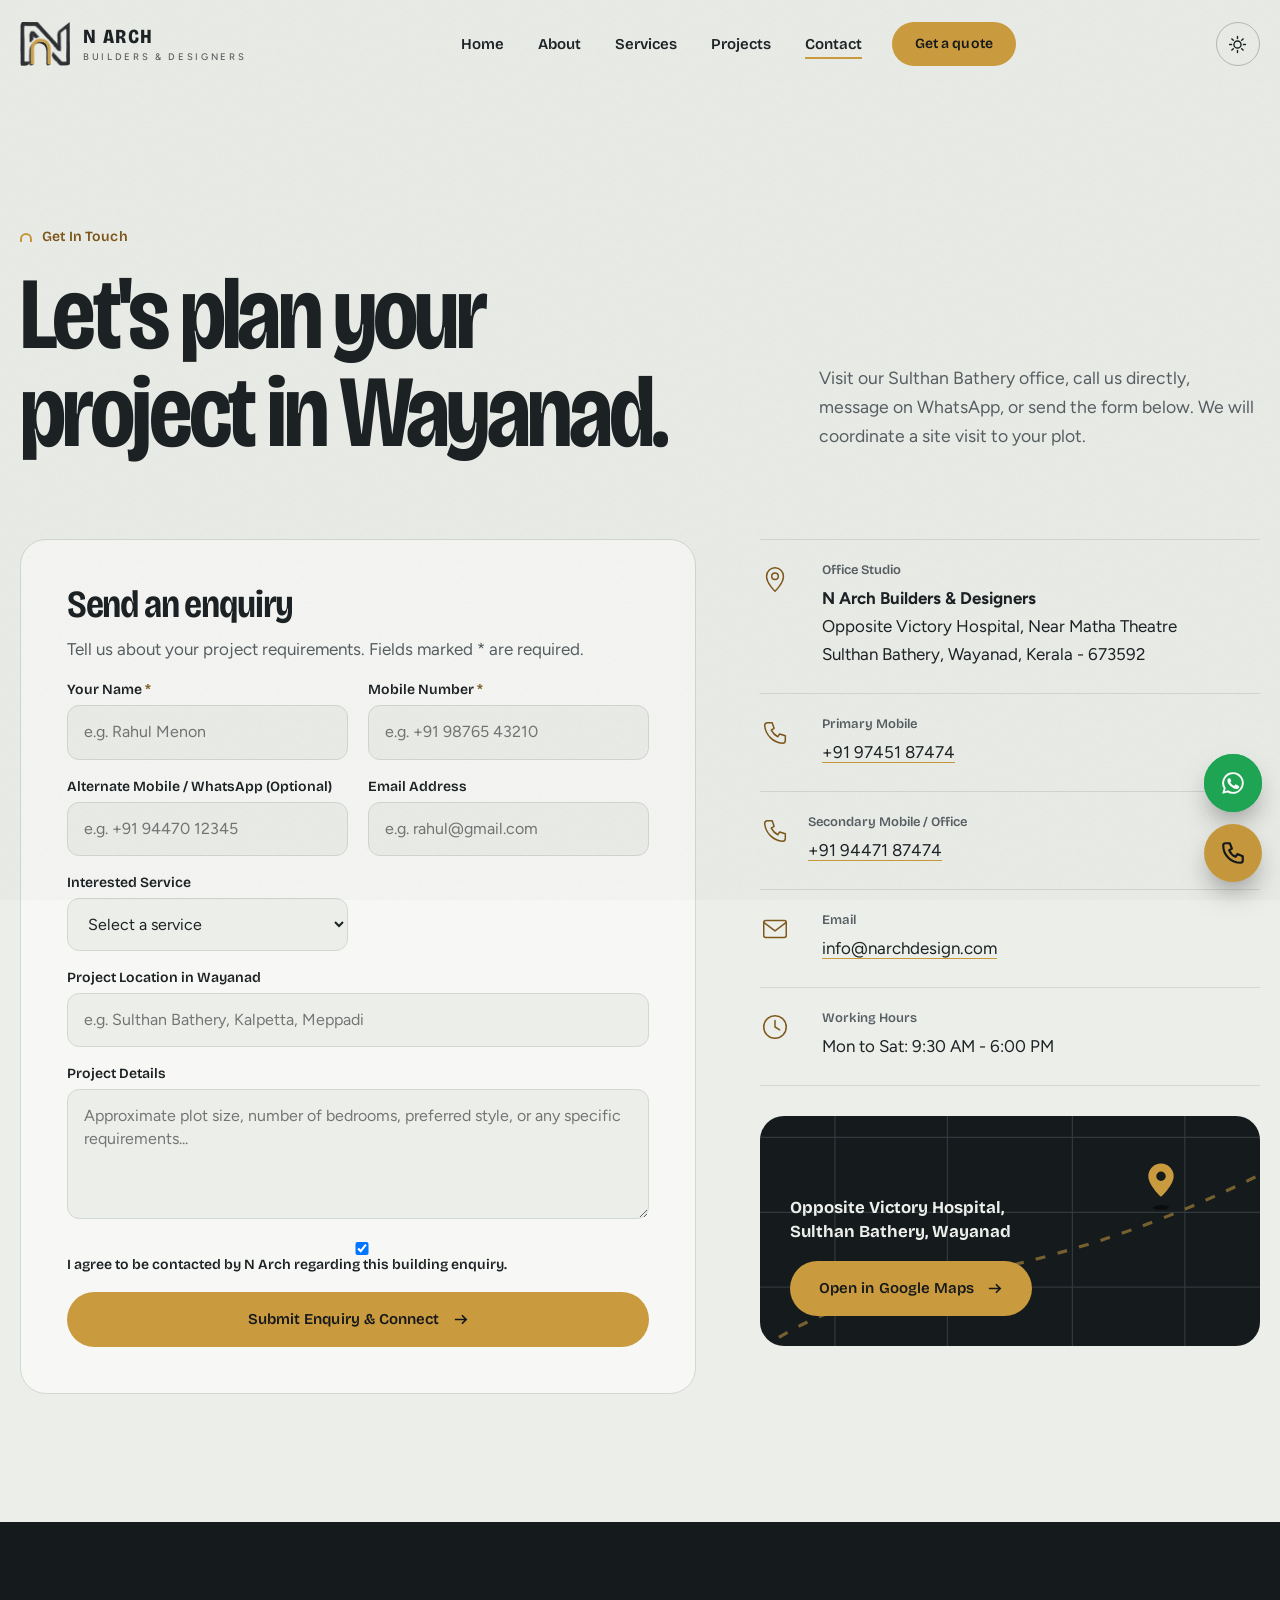
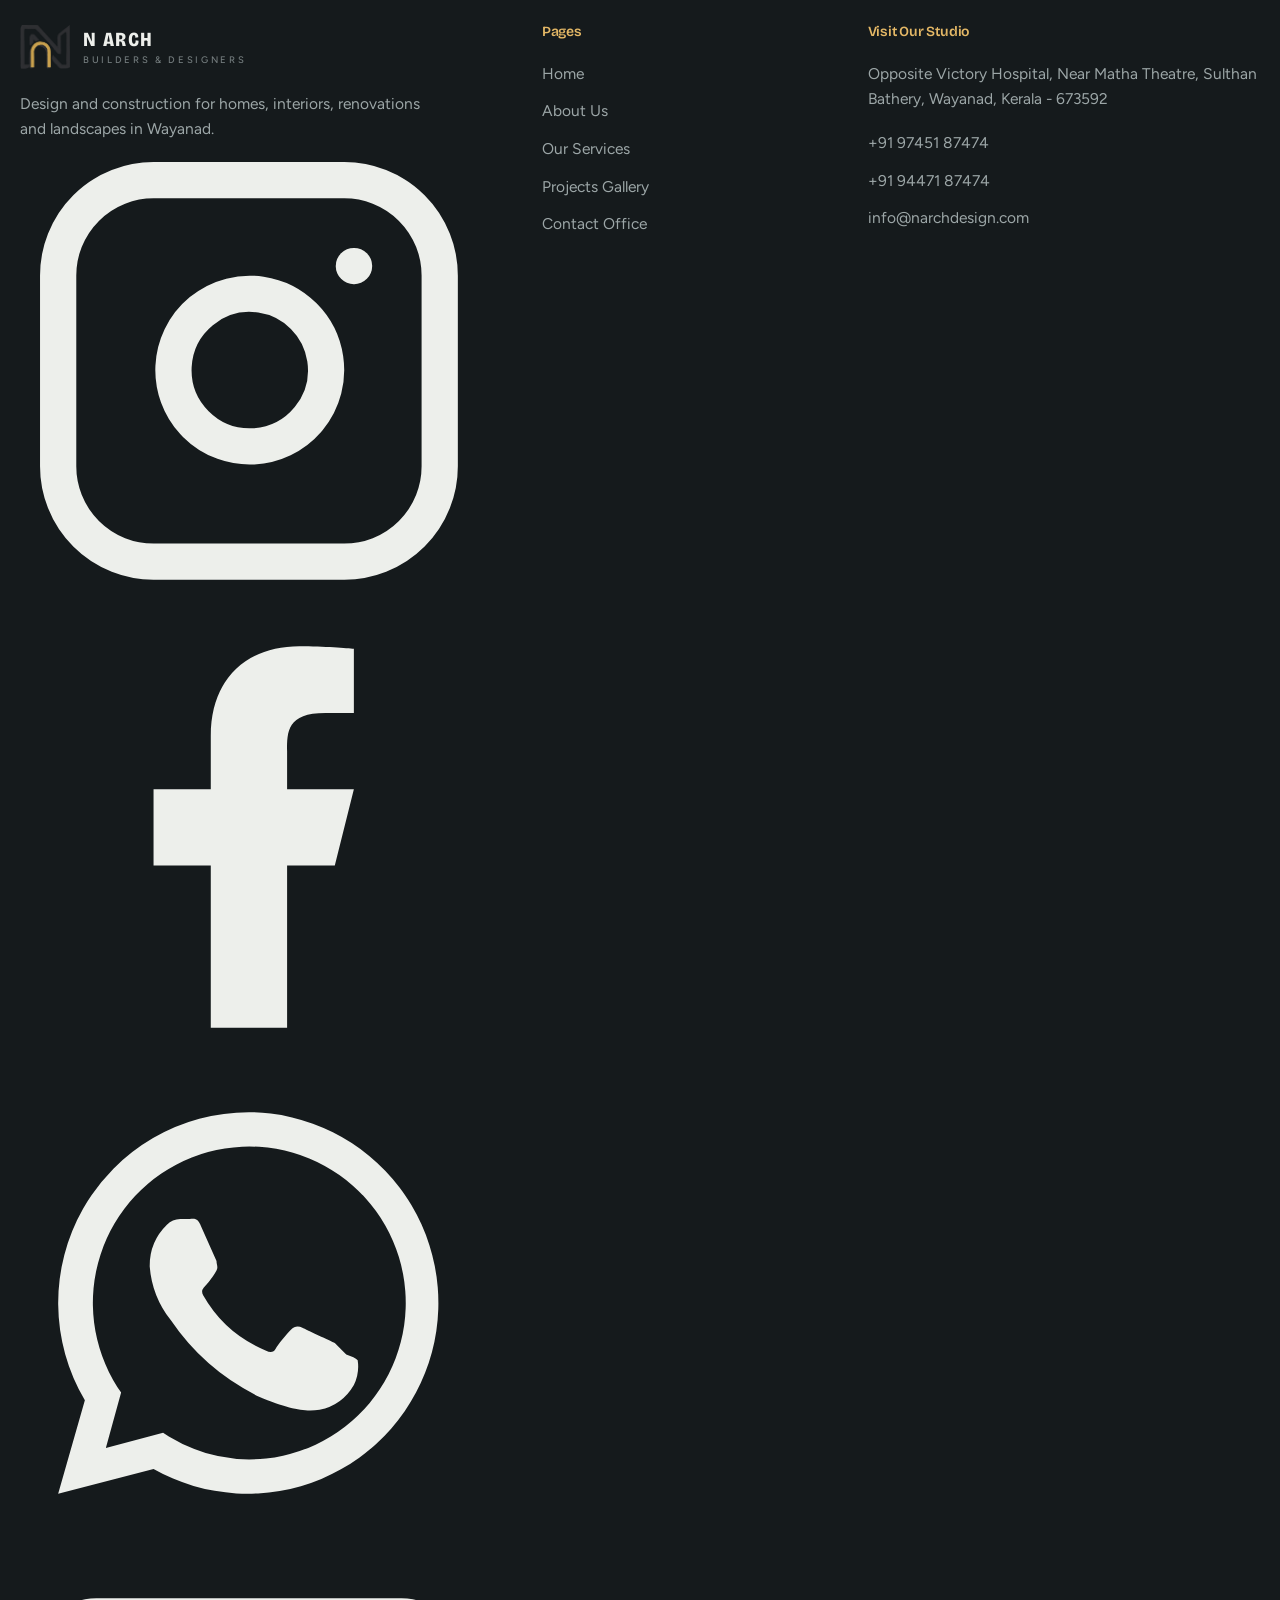
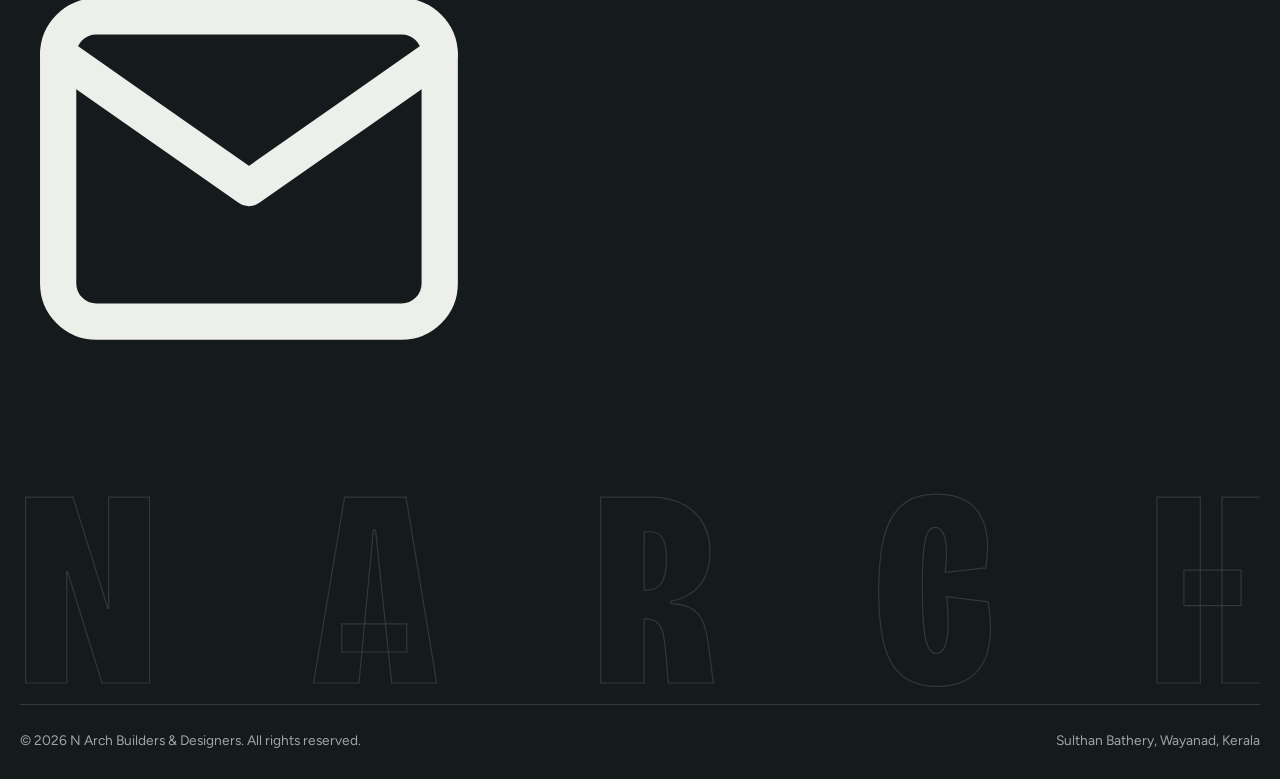
<file: contact.html>
<!doctype html>
<html lang="en">
<head>
<meta charset="utf-8">
<meta name="viewport" content="width=device-width, initial-scale=1, viewport-fit=cover">
<title>Contact Us | N Arch Builders &amp; Designers Sulthan Bathery, Wayanad</title>
<meta name="description" content="Get in touch with N Arch Builders & Designers. Visit our Sulthan Bathery office opposite Victory Hospital, call +91 97451 87474, or submit an enquiry to arrange a plot visit.">
<meta name="keywords" content="contact n arch, builders office sulthan bathery, wayanad builders phone number, architects contact wayanad">
<meta name="theme-color" content="#151a1c">
<link rel="canonical" href="https://narch.co.in/contact.html">

<!-- Open Graph / Social Media -->
<meta property="og:type" content="website">
<meta property="og:url" content="https://narch.co.in/contact.html">
<meta property="og:title" content="Contact Us | N Arch Builders &amp; Designers Sulthan Bathery, Wayanad">
<meta property="og:description" content="Visit our Sulthan Bathery office, call, or chat with our team on WhatsApp. Let's build your home in Wayanad.">
<meta property="og:image" content="assets/images/logo.png">

<!-- Google Fonts -->
<link rel="preconnect" href="https://fonts.googleapis.com">
<link rel="preconnect" href="https://fonts.gstatic.com" crossorigin>
<link href="https://fonts.googleapis.com/css2?family=Bricolage+Grotesque:opsz,wght@12..96,600..800&family=Figtree:wght@400;500;600;700&display=swap" rel="stylesheet">

<link rel="icon" href="assets/images/logo.png" type="image/png">
<link rel="stylesheet" href="assets/css/narch-main.css?v=7.1">

<script>
try{var t=localStorage.getItem('narch-theme');if(t==='dark'||t==='light')document.documentElement.setAttribute('data-theme',t)}catch(e){}
if(!matchMedia('(prefers-reduced-motion: reduce)').matches)document.documentElement.classList.add('mo');
</script>
</head>
<body data-page="contact">

<div class="veil" id="veil" aria-hidden="true">
  <div class="mark">
    <svg viewBox="0 0 120 120">
      <path class="n" d="M25 95V25l70 70V25"/>
      <path class="a" d="M15 105V55a45 45 0 0 1 90 0v50"/>
    </svg>
  </div>
</div>
<div class="prog" id="prog" aria-hidden="true"></div>

<!-- ============ HEADER ============ -->
<header class="hdr" id="hdr">
  <div class="wrap">
    <a class="brand" href="index.html" aria-label="N Arch Builders and Designers Home">
      <img class="logo-d" src="assets/images/logo.png" alt="N Arch Logo" width="50" height="44">
      <span><b>N ARCH</b><small>BUILDERS &amp; DESIGNERS</small></span>
    </a>

    <nav class="nav" aria-label="Main Navigation">
      <a class="lnk" href="index.html">Home</a>
      <a class="lnk" href="about.html">About</a>
      <a class="lnk" href="services.html">Services</a>
      <a class="lnk" href="projects.html">Projects</a>
      <a class="lnk on" href="contact.html">Contact</a>
      <a class="btn btn-brass mag" href="contact.html">Get a quote</a>
    </nav>

    <div class="tools">
      <button class="icon-btn theme-btn" id="theme" type="button" aria-label="Switch light or dark mode">
        <svg class="sun" viewBox="0 0 24 24"><circle cx="12" cy="12" r="4.5"/><path d="M12 2v2.5M12 19.5V22M2 12h2.5M19.5 12H22M4.9 4.9l1.8 1.8M17.3 17.3l1.8 1.8M4.9 19.1l1.8-1.8M17.3 6.7l1.8-1.8"/></svg>
        <svg class="moon" viewBox="0 0 24 24"><path d="M20 14.5A8 8 0 0 1 9.5 4a8 8 0 1 0 10.5 10.5z"/></svg>
      </button>
      <button class="icon-btn burger" id="burger" type="button" aria-label="Open menu" aria-expanded="false" aria-controls="menu"><span></span></button>
    </div>
  </div>
</header>

<!-- Mobile Menu -->
<div class="menu" id="menu" aria-label="Mobile Menu">
  <a class="big" href="index.html" style="--i:0"><span>Home</span></a>
  <a class="big" href="about.html" style="--i:1"><span>About</span></a>
  <a class="big" href="services.html" style="--i:2"><span>Services</span></a>
  <a class="big" href="projects.html" style="--i:3"><span>Projects</span></a>
  <a class="big on" href="contact.html" style="--i:4"><span>Contact</span></a>
  <div class="meta">
    <span>Opposite Victory Hospital, Near Matha Theatre, Sulthan Bathery</span>
    <a class="btn btn-brass" href="contact.html">Get a quote</a>
  </div>
</div>

<main id="main-content">
  <section class="phead">
    <div class="wrap">
      <div class="label rv">Get In Touch</div>
      <h1>Let's plan your project in Wayanad.</h1>
      <p class="rv" style="--rd:.3s">
        Visit our Sulthan Bathery office, call us directly, message on WhatsApp, or send the form below. We will coordinate a site visit to your plot.
      </p>
    </div>
  </section>

  <section style="padding-top:0">
    <div class="wrap cgrid">
      <!-- Contact Cards -->
      <div>
        <div class="cinfo rv">
          <div class="row">
            <svg viewBox="0 0 32 32"><path d="M16 29s9-8.4 9-16a9 9 0 0 0-18 0c0 7.6 9 16 9 16z"/><circle cx="16" cy="13" r="3.5"/></svg>
            <div>
              <small>Office Studio</small>
              <div class="v">
                <b>N Arch Builders &amp; Designers</b><br>
                Opposite Victory Hospital, Near Matha Theatre<br>
                Sulthan Bathery, Wayanad, Kerala - 673592
              </div>
            </div>
          </div>

          <div class="row">
            <svg viewBox="0 0 32 32"><path d="M8 5h5l2 6-3 2a16 16 0 0 0 7 7l2-3 6 2v5a3 3 0 0 1-3 3A21 21 0 0 1 5 8a3 3 0 0 1 3-3z"/></svg>
            <div>
              <small>Primary Mobile</small>
              <div class="v" id="c-phone"><a href="tel:+919745187474">+91 97451 87474</a></div>
            </div>
          </div>

          <div class="row">
            <svg viewBox="0 0 32 32"><path d="M8 5h5l2 6-3 2a16 16 0 0 0 7 7l2-3 6 2v5a3 3 0 0 1-3 3A21 21 0 0 1 5 8a3 3 0 0 1 3-3z"/></svg>
            <div>
              <small>Secondary Mobile / Office</small>
              <div class="v" id="c-phone2"><a href="tel:+919447187474">+91 94471 87474</a></div>
            </div>
          </div>

          <div class="row">
            <svg viewBox="0 0 32 32"><rect x="4" y="7" width="24" height="18" rx="2"/><path d="M4 9l12 9 12-9"/></svg>
            <div>
              <small>Email</small>
              <div class="v" id="c-email"><a href="mailto:info@narchdesign.com">info@narchdesign.com</a></div>
            </div>
          </div>

          <div class="row">
            <svg viewBox="0 0 32 32"><circle cx="16" cy="16" r="12"/><path d="M16 9v7l5 3"/></svg>
            <div>
              <small>Working Hours</small>
              <div class="v" id="c-hours">Mon to Sat: 9:30 AM - 6:00 PM</div>
            </div>
          </div>
        </div>

        <div class="mapcard rv" style="--rd:.1s">
          <svg class="grid" viewBox="0 0 400 230" preserveAspectRatio="xMidYMid slice">
            <path d="M0 40h400M0 100h400M0 160h400M60 0v230M150 0v230M250 0v230M340 0v230"/>
            <path class="road" d="M0 210C100 140 200 170 400 70"/>
          </svg>
          <span class="pin">
            <svg viewBox="0 0 24 24" fill="currentColor"><path d="M12 22s8-7.3 8-13a8 8 0 0 0-16 0c0 5.7 8 13 8 13zm0-10a3 3 0 1 1 0-6 3 3 0 0 1 0 6z"/></svg>
          </span>
          <b>Opposite Victory Hospital,<br>Sulthan Bathery, Wayanad</b>
          <a class="btn btn-brass mag" style="align-self:flex-start" target="_blank" rel="noopener" href="https://www.google.com/maps/search/?api=1&query=Victory+Hospital+Sulthan+Bathery+Wayanad">
            Open in Google Maps
            <svg viewBox="0 0 24 24" fill="none" stroke="currentColor" stroke-width="2.4"><path d="M4 12h16M14 6l6 6-6 6"/></svg>
          </a>
        </div>
      </div>

      <!-- Enquiry Form -->
      <form class="form rv" id="form" novalidate>
        <h2>Send an enquiry</h2>
        <p class="sub">Tell us about your project requirements. Fields marked * are required.</p>

        <div class="field">
          <label for="f-name">Your Name <em>*</em></label>
          <input id="f-name" name="name" autocomplete="name" required placeholder="e.g. Rahul Menon">
          <span class="err">Please enter your name.</span>
        </div>

        <div class="field">
          <label for="f-phone">Mobile Number <em>*</em></label>
          <input id="f-phone" name="phone" type="tel" inputmode="tel" autocomplete="tel" required placeholder="e.g. +91 98765 43210">
          <span class="err">Enter a valid mobile number.</span>
        </div>

        <div class="field">
          <label for="f-phone2">Alternate Mobile / WhatsApp (Optional)</label>
          <input id="f-phone2" name="phone2" type="tel" inputmode="tel" autocomplete="tel" placeholder="e.g. +91 94470 12345">
        </div>

        <div class="field">
          <label for="f-email">Email Address</label>
          <input id="f-email" name="email" type="email" autocomplete="email" placeholder="e.g. rahul@gmail.com">
          <span class="err">Enter a valid email address.</span>
        </div>

        <div class="field">
          <label for="f-service">Interested Service</label>
          <select id="f-service" name="service">
            <option value="">Select a service</option>
            <option>Construction</option>
            <option>Interiors</option>
            <option>3D Elevation</option>
            <option>Renovation</option>
            <option>Landscaping</option>
            <option>Not sure yet / General Consultation</option>
          </select>
        </div>

        <div class="field full">
          <label for="f-loc">Project Location in Wayanad</label>
          <input id="f-loc" name="location" placeholder="e.g. Sulthan Bathery, Kalpetta, Meppadi">
        </div>

        <div class="field full">
          <label for="f-msg">Project Details</label>
          <textarea id="f-msg" name="message" rows="4" placeholder="Approximate plot size, number of bedrooms, preferred style, or any specific requirements..."></textarea>
        </div>

        <div class="field full">
          <label class="check">
            <input type="checkbox" id="f-consent" name="consent" required checked>
            <span>I agree to be contacted by N Arch regarding this building enquiry.</span>
          </label>
          <span class="err" id="consent-err">Please accept the consent to proceed.</span>
        </div>

        <div class="field full">
          <button class="btn btn-brass mag" type="submit" id="form-submit" style="width:100%; justify-content:center;">
            Submit Enquiry &amp; Connect
            <svg viewBox="0 0 24 24" fill="none" stroke="currentColor" stroke-width="2.4"><path d="M4 12h16M14 6l6 6-6 6"/></svg>
          </button>
        </div>

        <div class="ok" id="ok" aria-live="polite">
          <div class="icon">
            <svg viewBox="0 0 24 24" fill="none" stroke="currentColor" stroke-width="2.5"><polyline points="20 6 9 17 4 12"/></svg>
          </div>
          <h3 id="ok-title">Thank you for your enquiry.</h3>
          <p>We have logged your project details. You can also chat directly with our architect on WhatsApp right now:</p>
          <a class="btn btn-brass mag" id="wa-send" target="_blank" rel="noopener" href="https://wa.me/919745187474">
            Open in WhatsApp Now &rarr;
          </a>
        </div>
      </form>
    </div>
  </section>
</main>

<!-- ============ FOOTER ============ -->
<footer class="ftr">
  <div class="wrap">
    <div class="cols">
      <div>
        <a class="brand" href="index.html">
          <img class="logo-d" src="assets/images/logo.png" alt="N Arch Logo" width="50" height="44">
          <span><b>N ARCH</b><small>BUILDERS &amp; DESIGNERS</small></span>
        </a>
        <p style="max-width:26em">Design and construction for homes, interiors, renovations and landscapes in Wayanad.</p>
        <div class="ftr-social" aria-label="Follow N Arch on Social Media">
          <a href="https://www.instagram.com/narchbuilders/" target="_blank" rel="noopener" aria-label="Instagram" title="Instagram">
            <svg viewBox="0 0 24 24" fill="none" stroke="currentColor" stroke-width="1.9" stroke-linecap="round" stroke-linejoin="round"><rect x="2" y="2" width="20" height="20" rx="5" ry="5"/><path d="M16 11.37A4 4 0 1 1 12.63 8 4 4 0 0 1 16 11.37z"/><line x1="17.5" y1="6.5" x2="17.51" y2="6.5"/></svg>
          </a>
          <a href="https://www.facebook.com/profile.php?id=61596903681183" target="_blank" rel="noopener" aria-label="Facebook" title="Facebook">
            <svg viewBox="0 0 24 24" fill="currentColor"><path d="M14 13.5h2.5l1-4H14v-2c0-1.03 0-2 2-2h1.5V2.14c-.326-.043-1.557-.14-2.857-.14C11.928 2 10 3.657 10 6.7v2.8H7v4h3V22h4v-8.5z"/></svg>
          </a>
          <a class="wa-link" href="https://wa.me/919745187474" target="_blank" rel="noopener" aria-label="WhatsApp" title="WhatsApp">
            <svg viewBox="0 0 24 24" fill="currentColor"><path d="M12 2a10 10 0 0 0-8.6 15.1L2 22l5-1.3A10 10 0 1 0 12 2zm0 18.2a8.2 8.2 0 0 1-4.2-1.2l-.3-.2-3 .8.8-2.9-.2-.3A8.2 8.2 0 1 1 12 20.2zm4.5-6.1c-.2-.1-1.5-.7-1.7-.8s-.4-.1-.6.1-.7.8-.8 1-.3.2-.5.1a6.7 6.7 0 0 1-3.3-2.9c-.2-.4.2-.4.7-1.3.1-.2 0-.3 0-.5l-.8-1.8c-.2-.5-.4-.4-.6-.4h-.5a1 1 0 0 0-.7.3 3 3 0 0 0-.9 2.2 5.2 5.2 0 0 0 1.1 2.8 11.9 11.9 0 0 0 4.6 4c1.7.7 2.4.8 3.2.7a2.7 2.7 0 0 0 1.8-1.3 2.2 2.2 0 0 0 .2-1.3c-.1-.1-.3-.2-.6-.3z"/></svg>
          </a>
          <a href="mailto:info@narchdesign.com" aria-label="Email" title="Email Us">
            <svg viewBox="0 0 24 24" fill="none" stroke="currentColor" stroke-width="1.9" stroke-linecap="round" stroke-linejoin="round"><path d="M4 4h16c1.1 0 2 .9 2 2v12c0 1.1-.9 2-2 2H4c-1.1 0-2-.9-2-2V6c0-1.1.9-2 2-2z"/><polyline points="22,6 12,13 2,6"/></svg>
          </a>
        </div>
      </div>

      <div>
        <h4>Pages</h4>
        <ul>
          <li><a href="index.html">Home</a></li>
          <li><a href="about.html">About Us</a></li>
          <li><a href="services.html">Our Services</a></li>
          <li><a href="projects.html">Projects Gallery</a></li>
          <li><a href="contact.html">Contact Office</a></li>
        </ul>
      </div>

      <div>
        <h4>Visit Our Studio</h4>
        <address id="c-address">Opposite Victory Hospital,<br>Near Matha Theatre,<br>Sulthan Bathery, Wayanad</address>
        <ul style="margin-top:18px" id="social">
          <li id="c-phone"><a href="tel:+919745187474">+91 97451 87474</a></li>
          <li id="c-phone2"><a href="tel:+919447187474">+91 94471 87474</a></li>
          <li id="c-email"><a href="mailto:info@narchdesign.com">info@narchdesign.com</a></li>
        </ul>
      </div>
    </div>

    <div class="mega" id="mega" aria-hidden="true">
      <span style="--i:0">N</span>
      <span style="--i:1">A</span>
      <span style="--i:2">R</span>
      <span style="--i:3">C</span>
      <span style="--i:4">H</span>
    </div>

    <div class="legal">
      <span>&copy; 2026 N Arch Builders &amp; Designers. All rights reserved.</span>
      <span>Sulthan Bathery, Wayanad, Kerala</span>
    </div>
  </div>
</footer>

<!-- Floating Action Buttons -->
<div class="fab">
  <a class="wa wa-link" href="https://wa.me/919745187474" aria-label="Chat on WhatsApp">
    <svg viewBox="0 0 24 24" fill="currentColor"><path d="M12 2a10 10 0 0 0-8.6 15.1L2 22l5-1.3A10 10 0 1 0 12 2zm0 18.2a8.2 8.2 0 0 1-4.2-1.2l-.3-.2-3 .8.8-2.9-.2-.3A8.2 8.2 0 1 1 12 20.2zm4.5-6.1c-.2-.1-1.5-.7-1.7-.8s-.4-.1-.6.1-.7.8-.8 1-.3.2-.5.1a6.7 6.7 0 0 1-3.3-2.9c-.2-.4.2-.4.7-1.3.1-.2 0-.3 0-.5l-.8-1.8c-.2-.5-.4-.4-.6-.4h-.5a1 1 0 0 0-.7.3 3 3 0 0 0-.9 2.2 5.2 5.2 0 0 0 1.1 2.8 11.9 11.9 0 0 0 4.6 4c1.7.7 2.4.8 3.2.7a2.7 2.7 0 0 0 1.8-1.3 2.2 2.2 0 0 0 .2-1.3c-.1-.1-.3-.2-.6-.3z"/></svg>
  </a>
  <a class="call" href="tel:+919745187474" id="fab-call" aria-label="Call N Arch">
    <svg viewBox="0 0 24 24" fill="none" stroke="currentColor" stroke-width="2" stroke-linecap="round" stroke-linejoin="round"><path d="M5 3h4l2 5-2.5 1.5a11 11 0 0 0 6 6L16 13l5 2v4a2 2 0 0 1-2 2A16 16 0 0 1 3 5a2 2 0 0 1 2-2z"/></svg>
  </a>
</div>

<script src="assets/js/site-loader.js?v=7.0"></script>
</body>
</html>
</file>
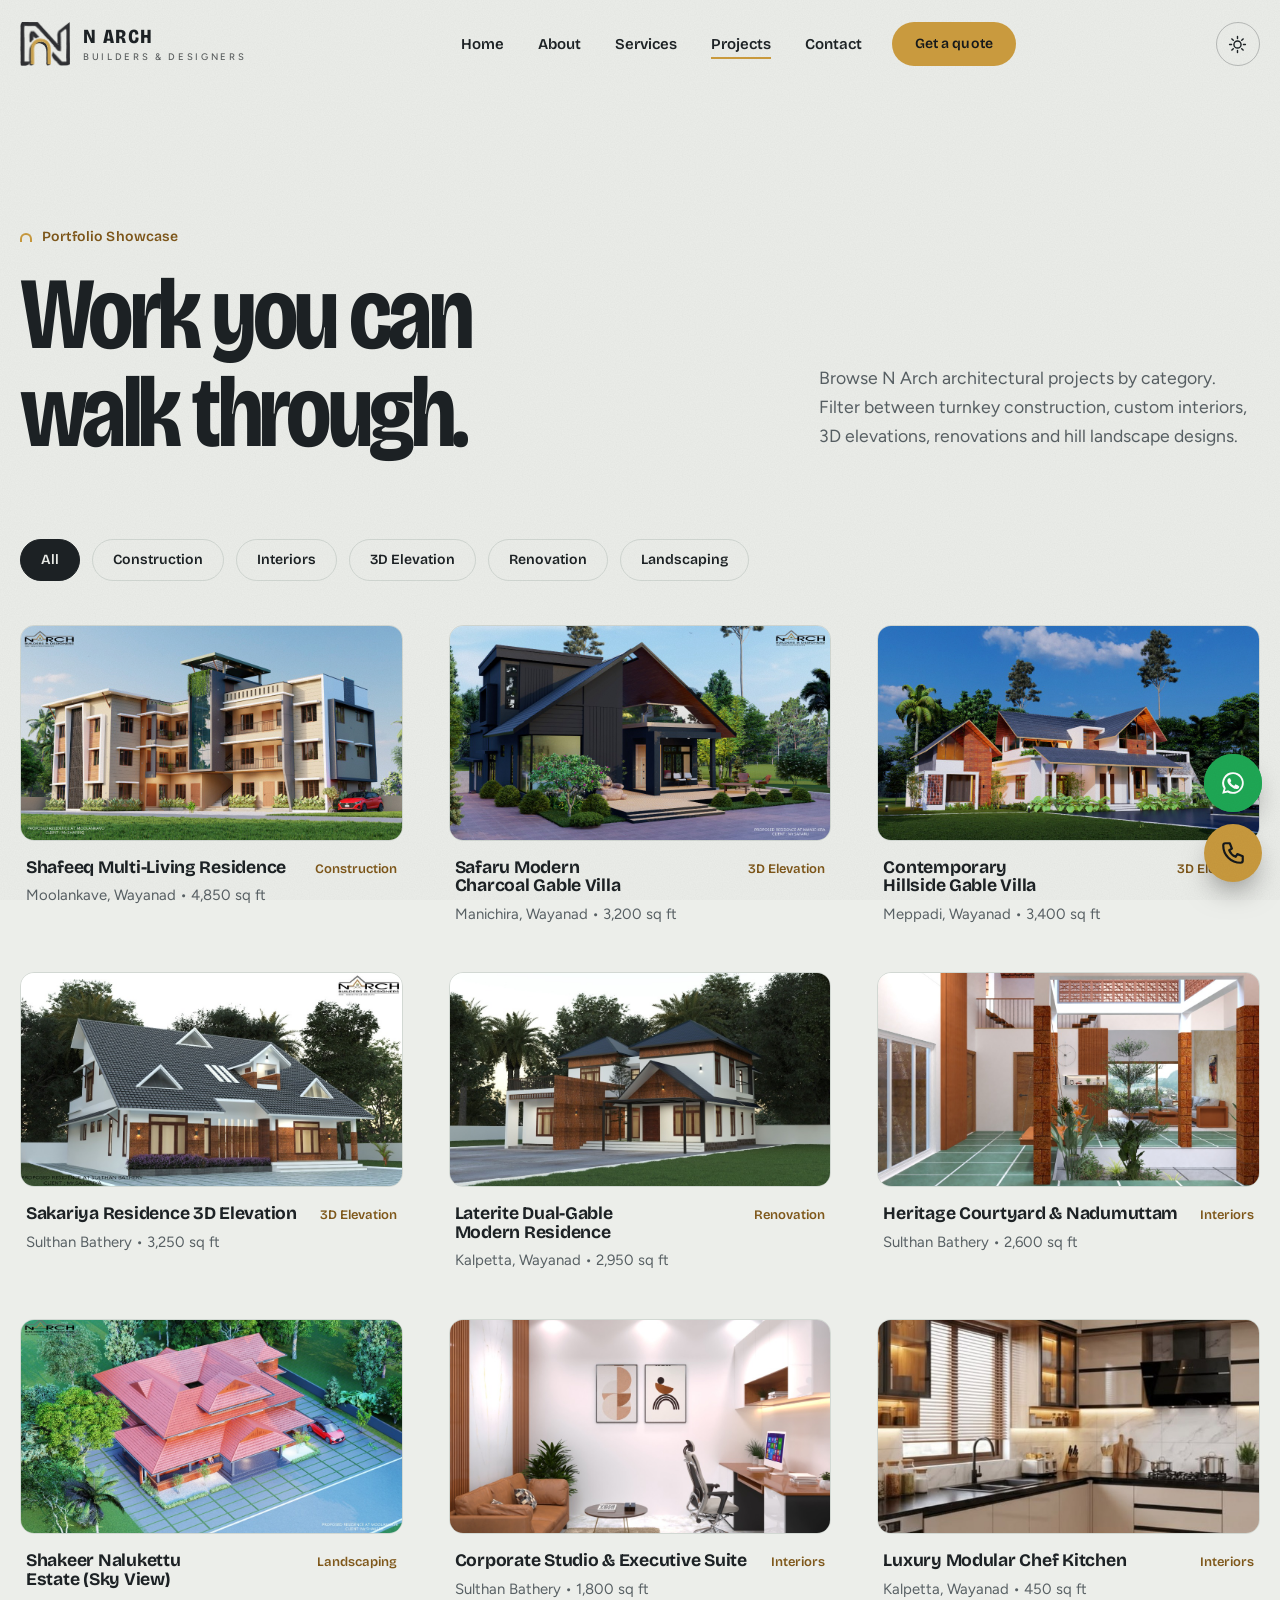
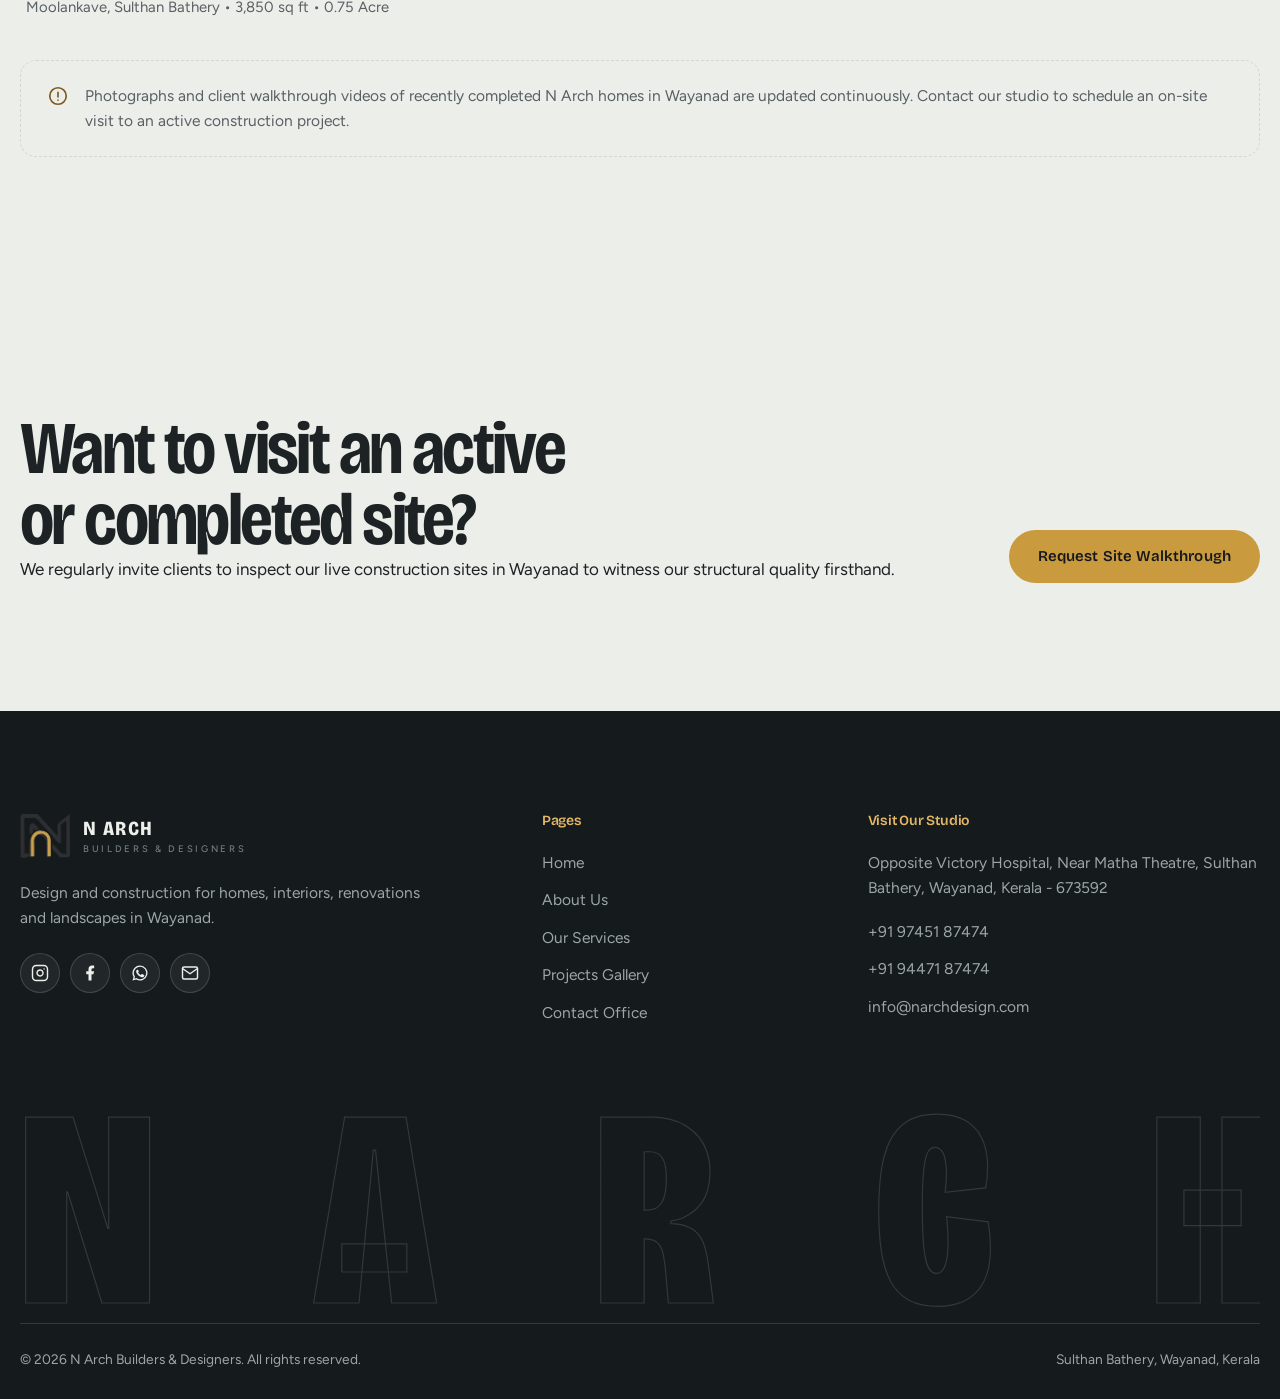
<file: projects.html>
<!doctype html>
<html lang="en">
<head>
<meta charset="utf-8">
<meta name="viewport" content="width=device-width, initial-scale=1, viewport-fit=cover">
<title>Projects Portfolio | Architectural Work in Wayanad - N Arch</title>
<meta name="description" content="Explore completed and ongoing architectural projects, modern villas, traditional Kerala homes, and interior fit-outs by N Arch Builders & Designers across Wayanad.">
<meta name="keywords" content="architecture projects wayanad, modern villas sulthan bathery, kerala home designs, interior portfolio wayanad">
<meta name="theme-color" content="#151a1c">
<link rel="canonical" href="https://narch.co.in/projects.html">

<!-- Open Graph / Social Media -->
<meta property="og:type" content="website">
<meta property="og:url" content="https://narch.co.in/projects.html">
<meta property="og:title" content="Projects Portfolio | Architectural Work in Wayanad - N Arch">
<meta property="og:description" content="Browse N Arch projects by type: Contemporary villas, traditional homes, 3D elevations and interior designs in Wayanad.">
<meta property="og:image" content="assets/images/logo.png">

<!-- Google Fonts -->
<link rel="preconnect" href="https://fonts.googleapis.com">
<link rel="preconnect" href="https://fonts.gstatic.com" crossorigin>
<link href="https://fonts.googleapis.com/css2?family=Bricolage+Grotesque:opsz,wght@12..96,600..800&family=Figtree:wght@400;500;600;700&display=swap" rel="stylesheet">

<link rel="icon" href="assets/images/logo.png" type="image/png">
<link rel="stylesheet" href="assets/css/narch-main.css?v=8.0">
<link rel="stylesheet" href="narch-main.css?v=8.0">

<style id="narch-project-card-fixes">
/* Ensure all project cards are perfectly aligned with uniform 14px rounded corners (no arch domes, no vertical stagger) */
.pcard { min-width: 0 !important; display: flex !important; flex-direction: column !important; }
.pcard:nth-child(n),
.pcard:nth-child(3n+2),
.pcard:nth-child(even) {
  margin-top: 0 !important;
}
.pcard .frame,
.pcard:nth-child(n) .frame,
.pcard:nth-child(3n+2) .frame,
.pcard:nth-child(even) .frame {
  aspect-ratio: 16/9 !important;
  border-radius: 14px !important;
}
</style>

<script>
try{var t=localStorage.getItem('narch-theme');if(t==='dark'||t==='light')document.documentElement.setAttribute('data-theme',t)}catch(e){}
if(!matchMedia('(prefers-reduced-motion: reduce)').matches)document.documentElement.classList.add('mo');
</script>
</head>
<body data-page="projects">

<div class="veil" id="veil" aria-hidden="true">
  <div class="mark">
    <svg viewBox="0 0 120 120">
      <path class="n" d="M25 95V25l70 70V25"/>
      <path class="a" d="M15 105V55a45 45 0 0 1 90 0v50"/>
    </svg>
  </div>
</div>
<div class="prog" id="prog" aria-hidden="true"></div>

<!-- ============ HEADER ============ -->
<header class="hdr" id="hdr">
  <div class="wrap">
    <a class="brand" href="index.html" aria-label="N Arch Builders and Designers Home">
      <img class="logo-d" src="assets/images/logo.png" alt="N Arch Logo" width="50" height="44">
      <span><b>N ARCH</b><small>BUILDERS &amp; DESIGNERS</small></span>
    </a>

    <nav class="nav" aria-label="Main Navigation">
      <a class="lnk" href="index.html">Home</a>
      <a class="lnk" href="about.html">About</a>
      <a class="lnk" href="services.html">Services</a>
      <a class="lnk on" href="projects.html">Projects</a>
      <a class="lnk" href="contact.html">Contact</a>
      <a class="btn btn-brass mag" href="contact.html">Get a quote</a>
    </nav>

    <div class="tools">
      <button class="icon-btn theme-btn" id="theme" type="button" aria-label="Switch light or dark mode">
        <svg class="sun" viewBox="0 0 24 24"><circle cx="12" cy="12" r="4.5"/><path d="M12 2v2.5M12 19.5V22M2 12h2.5M19.5 12H22M4.9 4.9l1.8 1.8M17.3 17.3l1.8 1.8M4.9 19.1l1.8-1.8M17.3 6.7l1.8-1.8"/></svg>
        <svg class="moon" viewBox="0 0 24 24"><path d="M20 14.5A8 8 0 0 1 9.5 4a8 8 0 1 0 10.5 10.5z"/></svg>
      </button>
      <button class="icon-btn burger" id="burger" type="button" aria-label="Open menu" aria-expanded="false" aria-controls="menu"><span></span></button>
    </div>
  </div>
</header>

<!-- Mobile Menu -->
<div class="menu" id="menu" aria-label="Mobile Menu">
  <a class="big" href="index.html" style="--i:0"><span>Home</span></a>
  <a class="big" href="about.html" style="--i:1"><span>About</span></a>
  <a class="big" href="services.html" style="--i:2"><span>Services</span></a>
  <a class="big on" href="projects.html" style="--i:3"><span>Projects</span></a>
  <a class="big" href="contact.html" style="--i:4"><span>Contact</span></a>
  <div class="meta">
    <span>Opposite Victory Hospital, Near Matha Theatre, Sulthan Bathery</span>
    <a class="btn btn-brass" href="contact.html">Get a quote</a>
  </div>
</div>

<main id="main-content">
  <section class="phead">
    <div class="wrap">
      <div class="label rv">Portfolio Showcase</div>
      <h1>Work you can walk through.</h1>
      <p class="rv" style="--rd:.3s">
        Browse N Arch architectural projects by category. Filter between turnkey construction, custom interiors, 3D elevations, renovations and hill landscape designs.
      </p>
    </div>
  </section>

  <section style="padding-top:0">
    <div class="wrap">
      <!-- Filter Chips -->
      <div class="filters" id="filters" role="group" aria-label="Filter projects">
        <button class="chip" type="button" aria-pressed="true" data-cat="All">All</button>
        <button class="chip" type="button" aria-pressed="false" data-cat="Construction">Construction</button>
        <button class="chip" type="button" aria-pressed="false" data-cat="Interiors">Interiors</button>
        <button class="chip" type="button" aria-pressed="false" data-cat="3D Elevation">3D Elevation</button>
        <button class="chip" type="button" aria-pressed="false" data-cat="Renovation">Renovation</button>
        <button class="chip" type="button" aria-pressed="false" data-cat="Landscaping">Landscaping</button>
      </div>

      <div class="pgrid" id="pgrid"></div>

      <div class="note" id="pnote" style="margin-top:40px;">
        <svg viewBox="0 0 24 24" stroke-linecap="round" stroke-linejoin="round"><circle cx="12" cy="12" r="9"/><path d="M12 8v5M12 16.5v.01"/></svg>
        <div>Photographs and client walkthrough videos of recently completed N Arch homes in Wayanad are updated continuously. Contact our studio to schedule an on-site visit to an active construction project.</div>
      </div>
    </div>
  </section>

  <section class="cta-band">
    <div class="wrap cta-grid">
      <div class="rv">
        <h2>Want to visit an active or completed site?</h2>
        <p>We regularly invite clients to inspect our live construction sites in Wayanad to witness our structural quality firsthand.</p>
      </div>
      <div class="acts rv">
        <a class="btn btn-brass mag" href="contact.html">Request Site Walkthrough</a>
      </div>
    </div>
  </section>
</main>

<!-- ============ FOOTER ============ -->
<footer class="ftr">
  <div class="wrap">
    <div class="cols">
      <div>
        <a class="brand" href="index.html">
          <img class="logo-d" src="assets/images/logo.png" alt="N Arch Logo" width="50" height="44">
          <span><b>N ARCH</b><small>BUILDERS &amp; DESIGNERS</small></span>
        </a>
        <p style="max-width:26em">Design and construction for homes, interiors, renovations and landscapes in Wayanad.</p>
        <div class="ftr-social" aria-label="Follow N Arch on Social Media">
          <a href="https://www.instagram.com/narchbuilders/" target="_blank" rel="noopener" aria-label="Instagram" title="Instagram">
            <svg viewBox="0 0 24 24" fill="none" stroke="currentColor" stroke-width="1.9" stroke-linecap="round" stroke-linejoin="round"><rect x="2" y="2" width="20" height="20" rx="5" ry="5"/><path d="M16 11.37A4 4 0 1 1 12.63 8 4 4 0 0 1 16 11.37z"/><line x1="17.5" y1="6.5" x2="17.51" y2="6.5"/></svg>
          </a>
          <a href="https://www.facebook.com/profile.php?id=61596903681183" target="_blank" rel="noopener" aria-label="Facebook" title="Facebook">
            <svg viewBox="0 0 24 24" fill="currentColor"><path d="M14 13.5h2.5l1-4H14v-2c0-1.03 0-2 2-2h1.5V2.14c-.326-.043-1.557-.14-2.857-.14C11.928 2 10 3.657 10 6.7v2.8H7v4h3V22h4v-8.5z"/></svg>
          </a>
          <a class="wa-link" href="https://wa.me/919745187474" target="_blank" rel="noopener" aria-label="WhatsApp" title="WhatsApp">
            <svg viewBox="0 0 24 24" fill="currentColor"><path d="M12 2a10 10 0 0 0-8.6 15.1L2 22l5-1.3A10 10 0 1 0 12 2zm0 18.2a8.2 8.2 0 0 1-4.2-1.2l-.3-.2-3 .8.8-2.9-.2-.3A8.2 8.2 0 1 1 12 20.2zm4.5-6.1c-.2-.1-1.5-.7-1.7-.8s-.4-.1-.6.1-.7.8-.8 1-.3.2-.5.1a6.7 6.7 0 0 1-3.3-2.9c-.2-.4.2-.4.7-1.3.1-.2 0-.3 0-.5l-.8-1.8c-.2-.5-.4-.4-.6-.4h-.5a1 1 0 0 0-.7.3 3 3 0 0 0-.9 2.2 5.2 5.2 0 0 0 1.1 2.8 11.9 11.9 0 0 0 4.6 4c1.7.7 2.4.8 3.2.7a2.7 2.7 0 0 0 1.8-1.3 2.2 2.2 0 0 0 .2-1.3c-.1-.1-.3-.2-.6-.3z"/></svg>
          </a>
          <a href="mailto:info@narchdesign.com" aria-label="Email" title="Email Us">
            <svg viewBox="0 0 24 24" fill="none" stroke="currentColor" stroke-width="1.9" stroke-linecap="round" stroke-linejoin="round"><path d="M4 4h16c1.1 0 2 .9 2 2v12c0 1.1-.9 2-2 2H4c-1.1 0-2-.9-2-2V6c0-1.1.9-2 2-2z"/><polyline points="22,6 12,13 2,6"/></svg>
          </a>
        </div>
      </div>

      <div>
        <h4>Pages</h4>
        <ul>
          <li><a href="index.html">Home</a></li>
          <li><a href="about.html">About Us</a></li>
          <li><a href="services.html">Our Services</a></li>
          <li><a href="projects.html">Projects Gallery</a></li>
          <li><a href="contact.html">Contact Office</a></li>
        </ul>
      </div>

      <div>
        <h4>Visit Our Studio</h4>
        <address id="c-address">Opposite Victory Hospital,<br>Near Matha Theatre,<br>Sulthan Bathery, Wayanad</address>
        <ul style="margin-top:18px" id="social">
          <li id="c-phone"><a href="tel:+919745187474">+91 97451 87474</a></li>
          <li id="c-phone2"><a href="tel:+919447187474">+91 94471 87474</a></li>
          <li id="c-email"><a href="mailto:info@narchdesign.com">info@narchdesign.com</a></li>
        </ul>
      </div>
    </div>

    <div class="mega" id="mega" aria-hidden="true">
      <span style="--i:0">N</span>
      <span style="--i:1">A</span>
      <span style="--i:2">R</span>
      <span style="--i:3">C</span>
      <span style="--i:4">H</span>
    </div>

    <div class="legal">
      <span>&copy; 2026 N Arch Builders &amp; Designers. All rights reserved.</span>
      <span>Sulthan Bathery, Wayanad, Kerala</span>
    </div>
  </div>
</footer>

<!-- Floating Action Buttons -->
<div class="fab">
  <a class="wa wa-link" href="https://wa.me/919745187474" aria-label="Chat on WhatsApp">
    <svg viewBox="0 0 24 24" fill="currentColor"><path d="M12 2a10 10 0 0 0-8.6 15.1L2 22l5-1.3A10 10 0 1 0 12 2zm0 18.2a8.2 8.2 0 0 1-4.2-1.2l-.3-.2-3 .8.8-2.9-.2-.3A8.2 8.2 0 1 1 12 20.2zm4.5-6.1c-.2-.1-1.5-.7-1.7-.8s-.4-.1-.6.1-.7.8-.8 1-.3.2-.5.1a6.7 6.7 0 0 1-3.3-2.9c-.2-.4.2-.4.7-1.3.1-.2 0-.3 0-.5l-.8-1.8c-.2-.5-.4-.4-.6-.4h-.5a1 1 0 0 0-.7.3 3 3 0 0 0-.9 2.2 5.2 5.2 0 0 0 1.1 2.8 11.9 11.9 0 0 0 4.6 4c1.7.7 2.4.8 3.2.7a2.7 2.7 0 0 0 1.8-1.3 2.2 2.2 0 0 0 .2-1.3c-.1-.1-.3-.2-.6-.3z"/></svg>
  </a>
  <a class="call" href="tel:+919745187474" id="fab-call" aria-label="Call N Arch">
    <svg viewBox="0 0 24 24" fill="none" stroke="currentColor" stroke-width="2" stroke-linecap="round" stroke-linejoin="round"><path d="M5 3h4l2 5-2.5 1.5a11 11 0 0 0 6 6L16 13l5 2v4a2 2 0 0 1-2 2A16 16 0 0 1 3 5a2 2 0 0 1 2-2z"/></svg>
  </a>
</div>

<script src="assets/js/site-loader.js?v=7.0"></script>
</body>
</html>
</file>
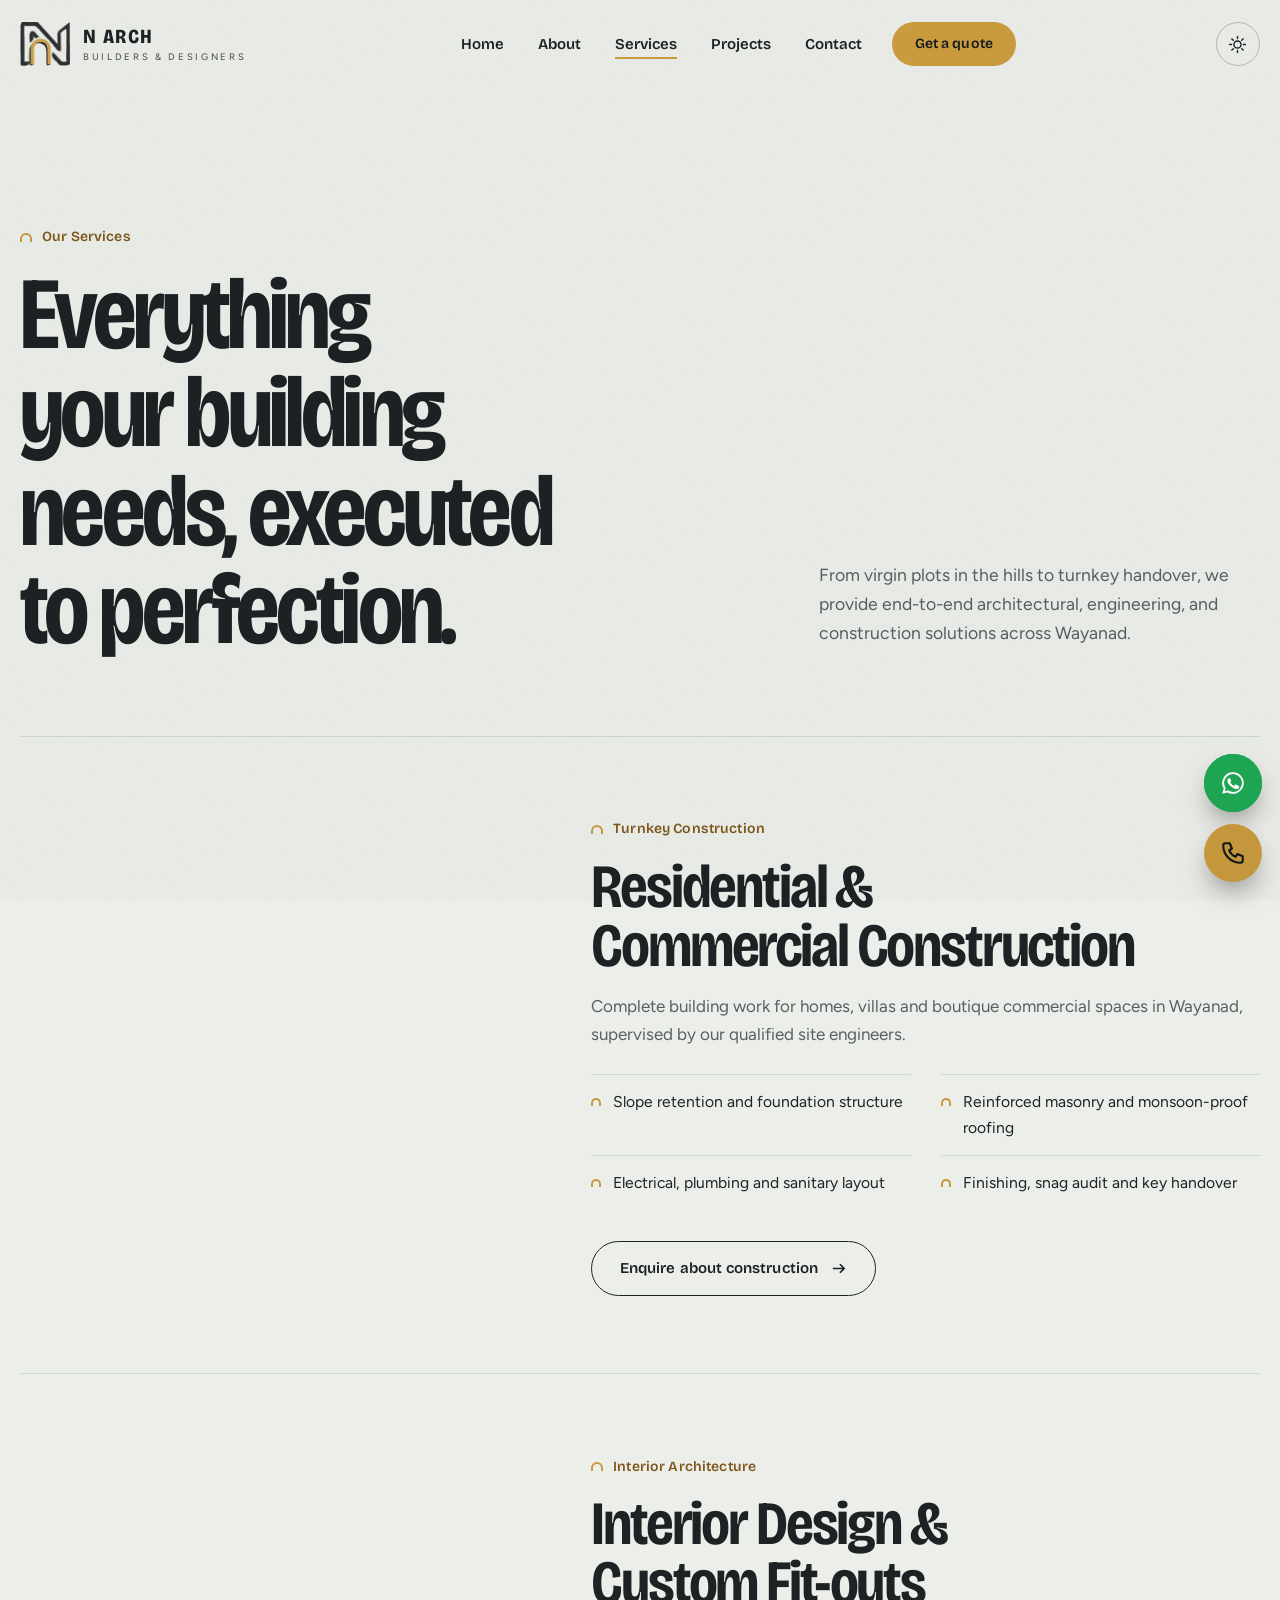
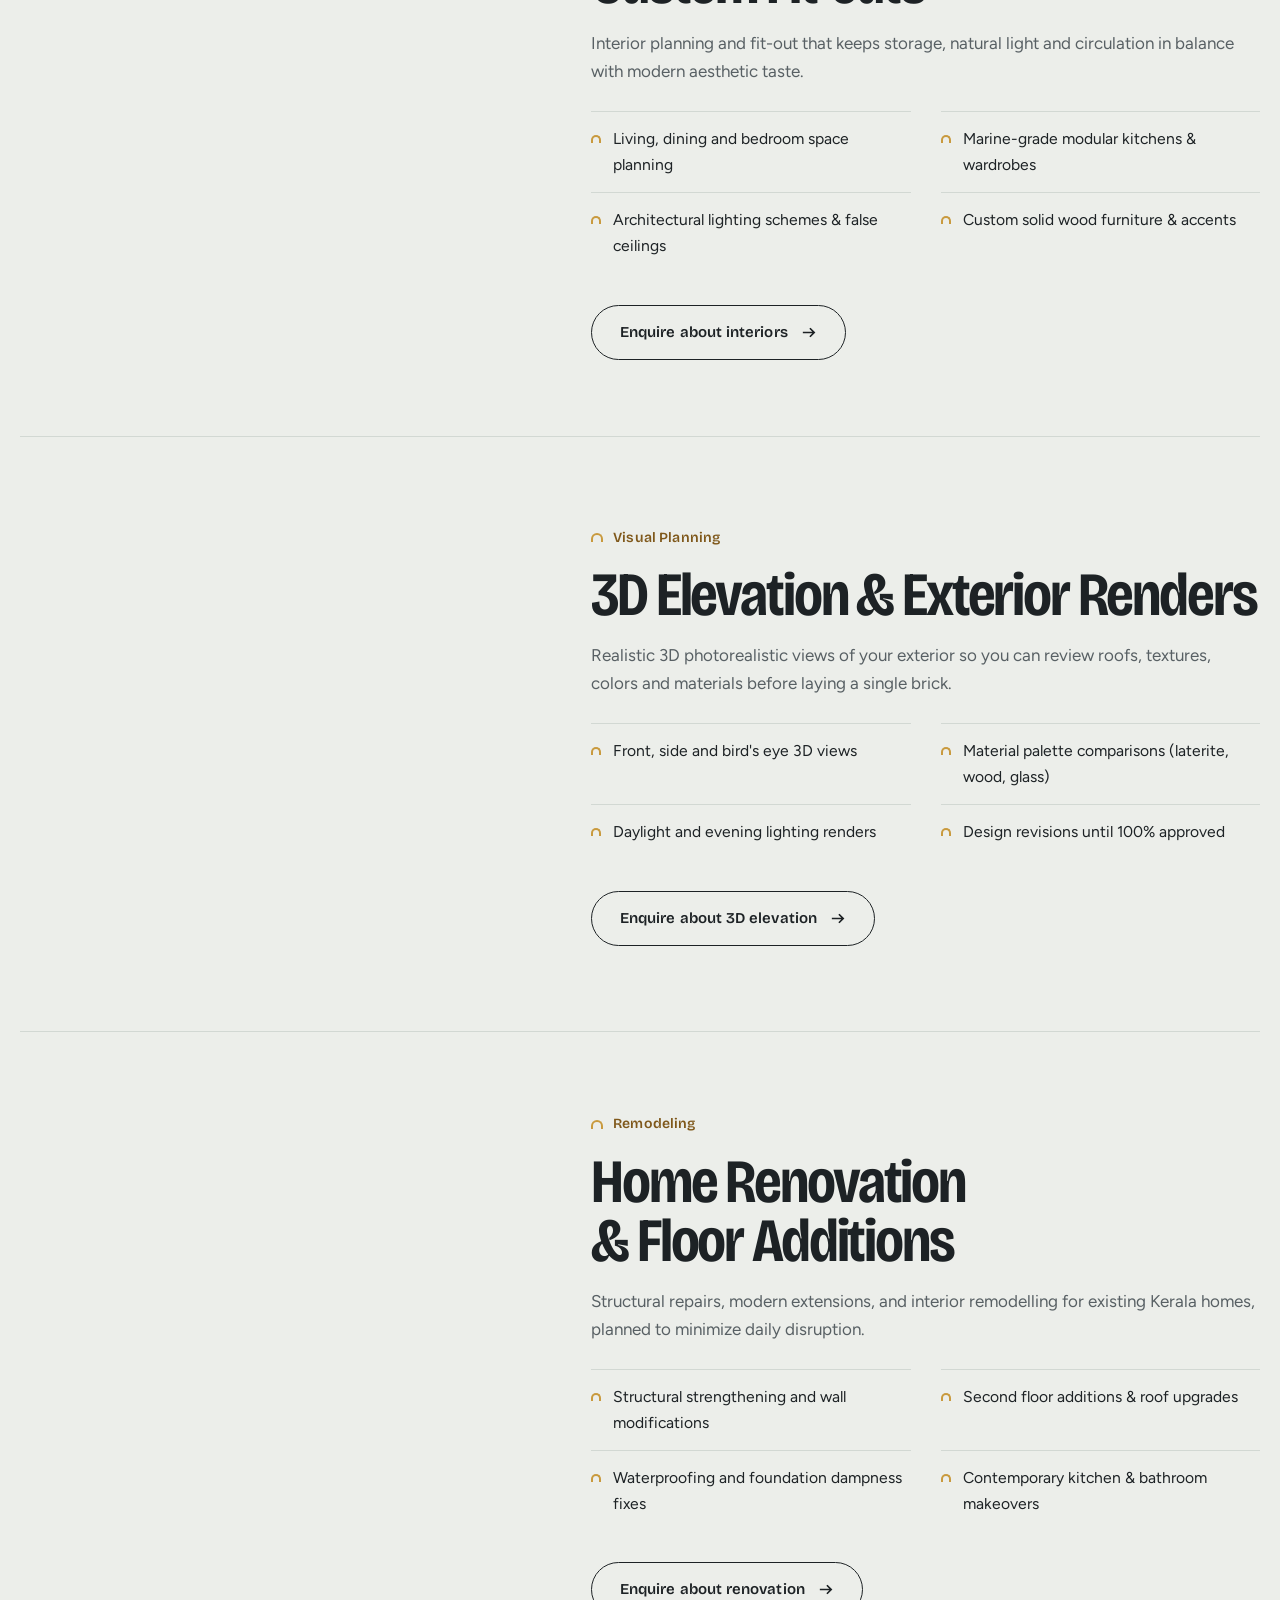
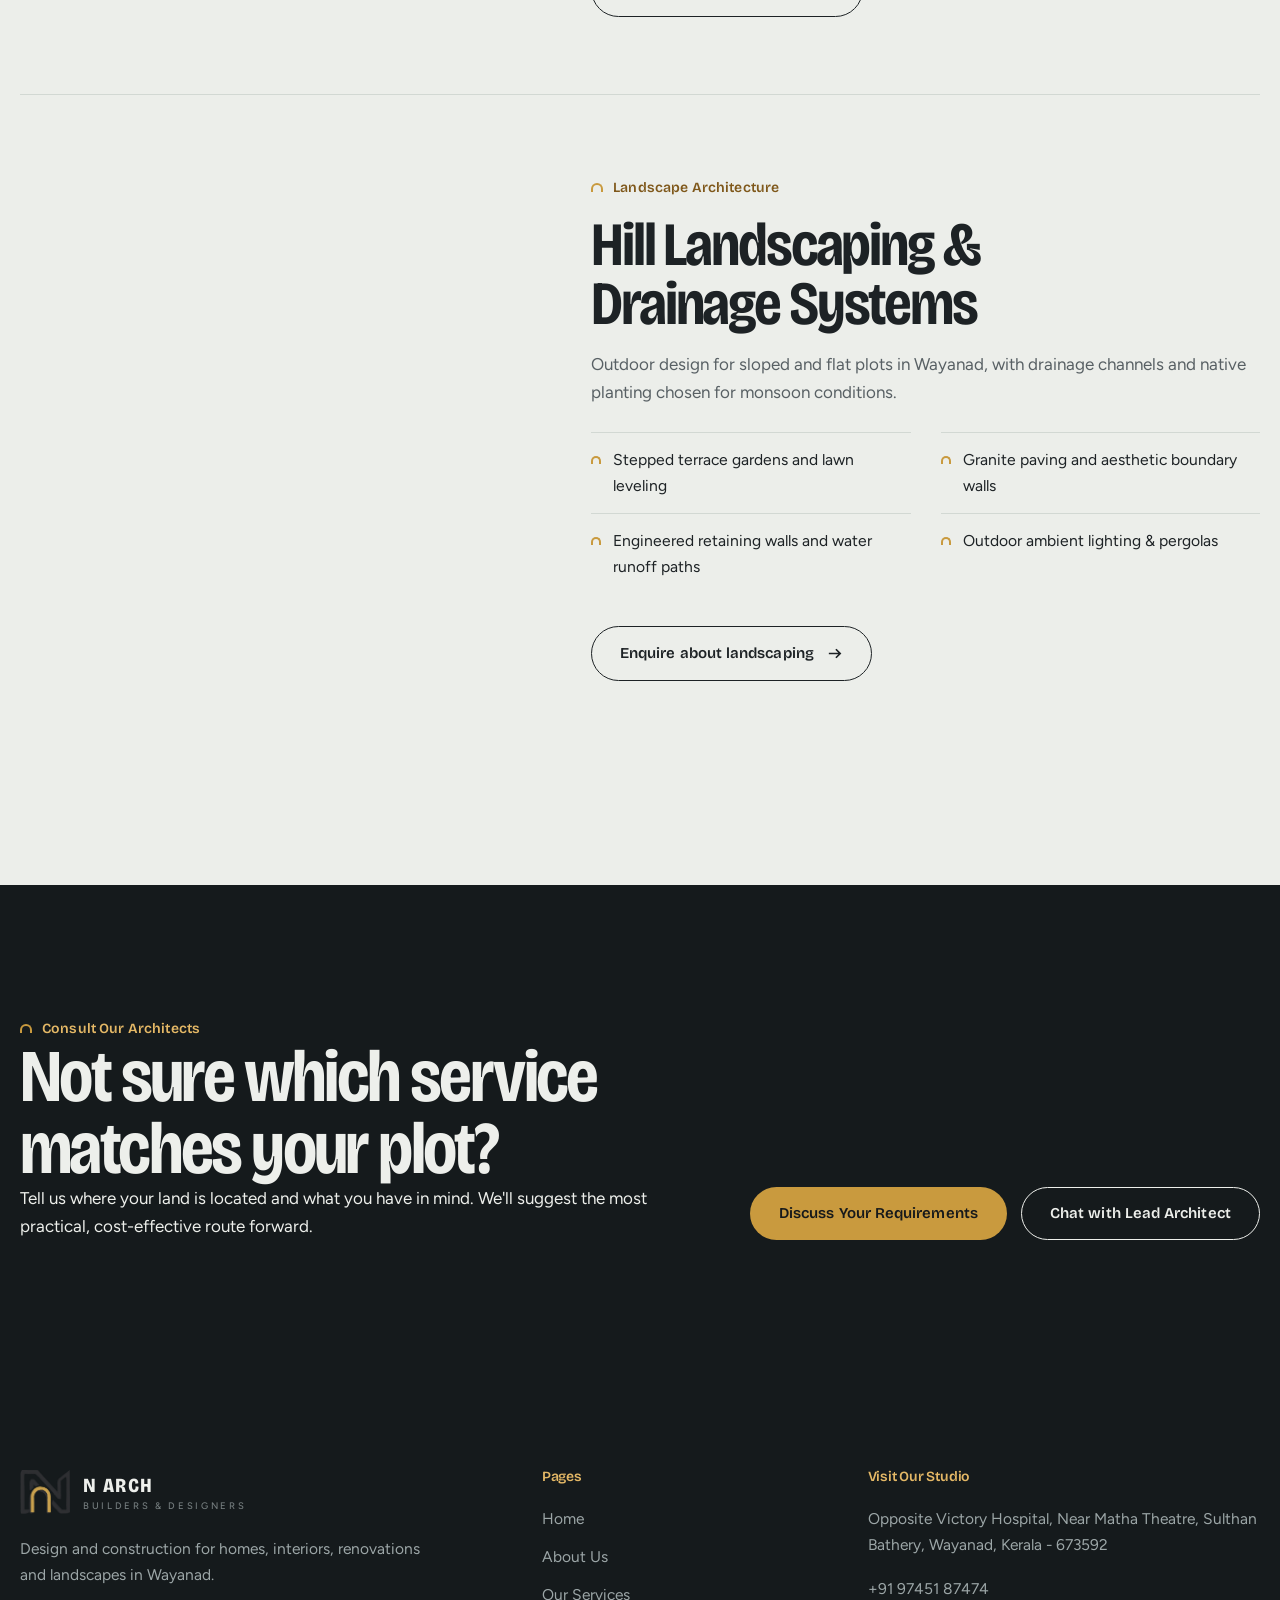
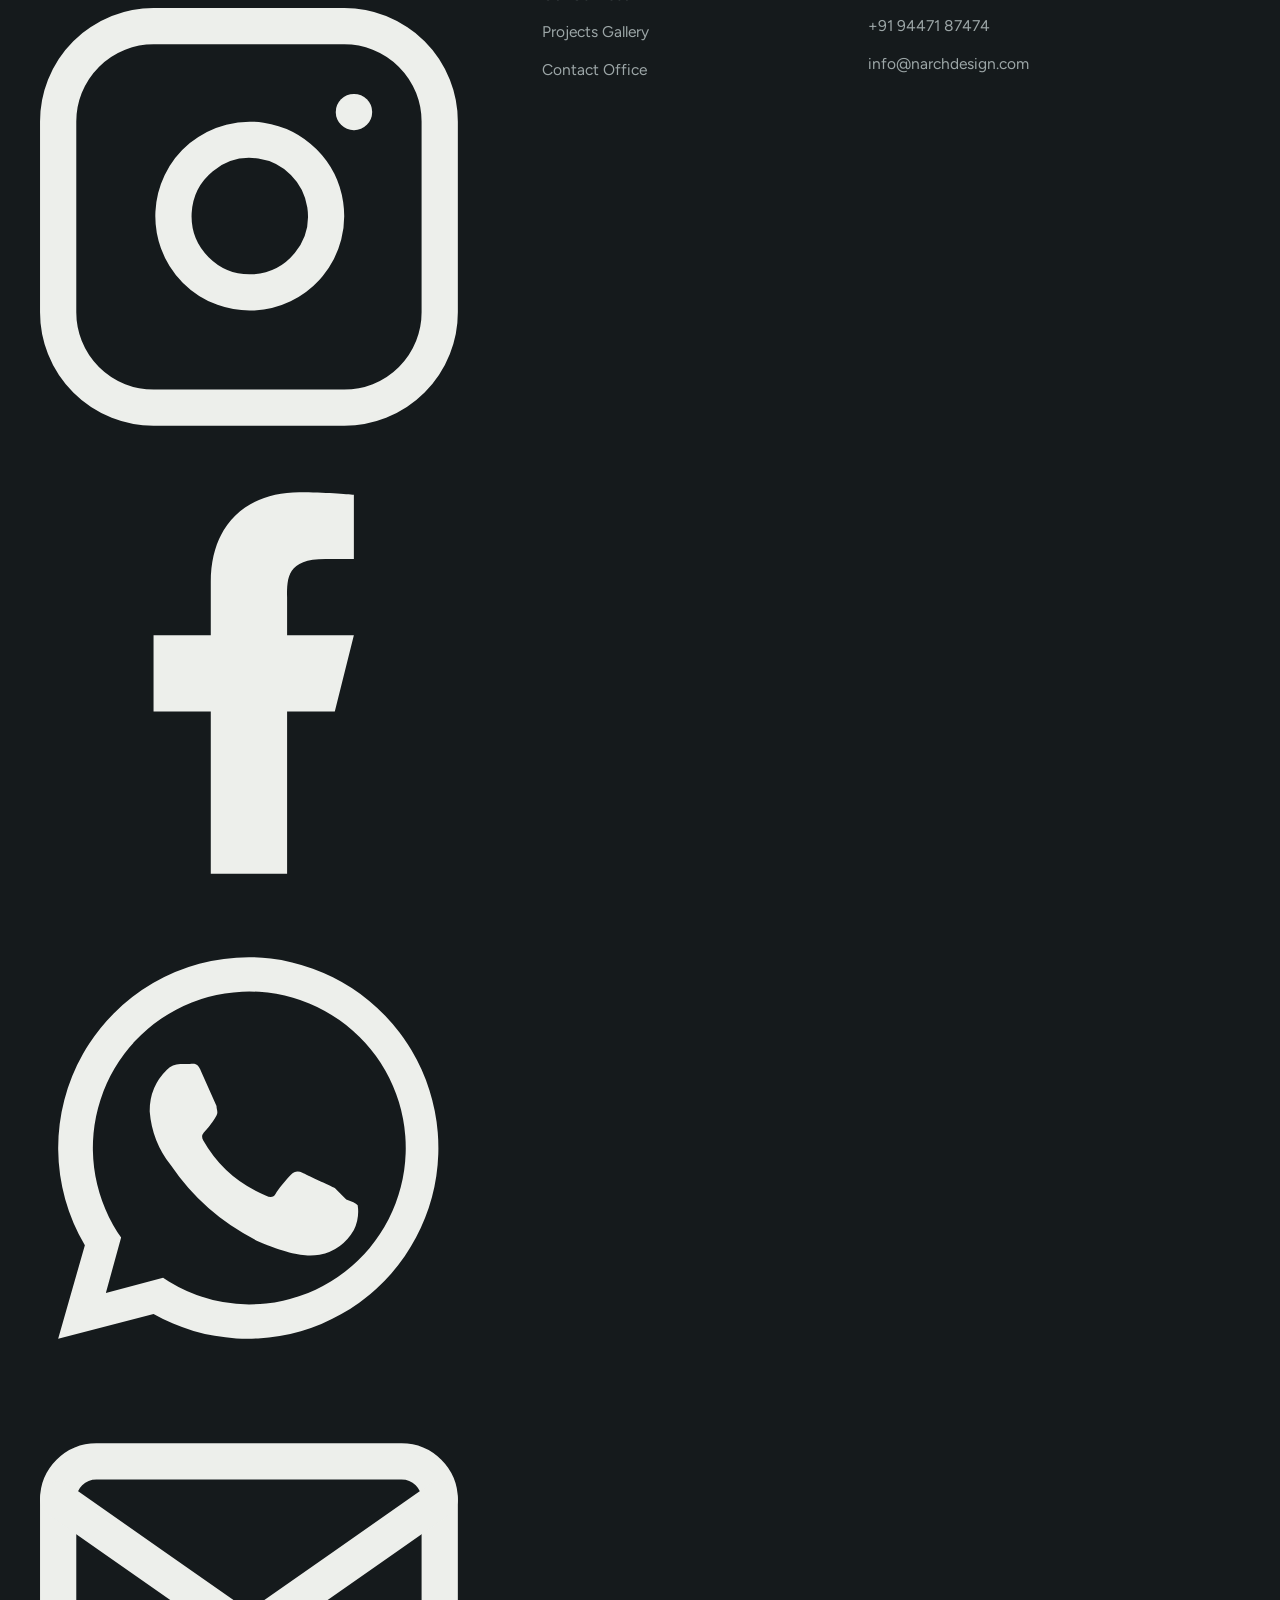
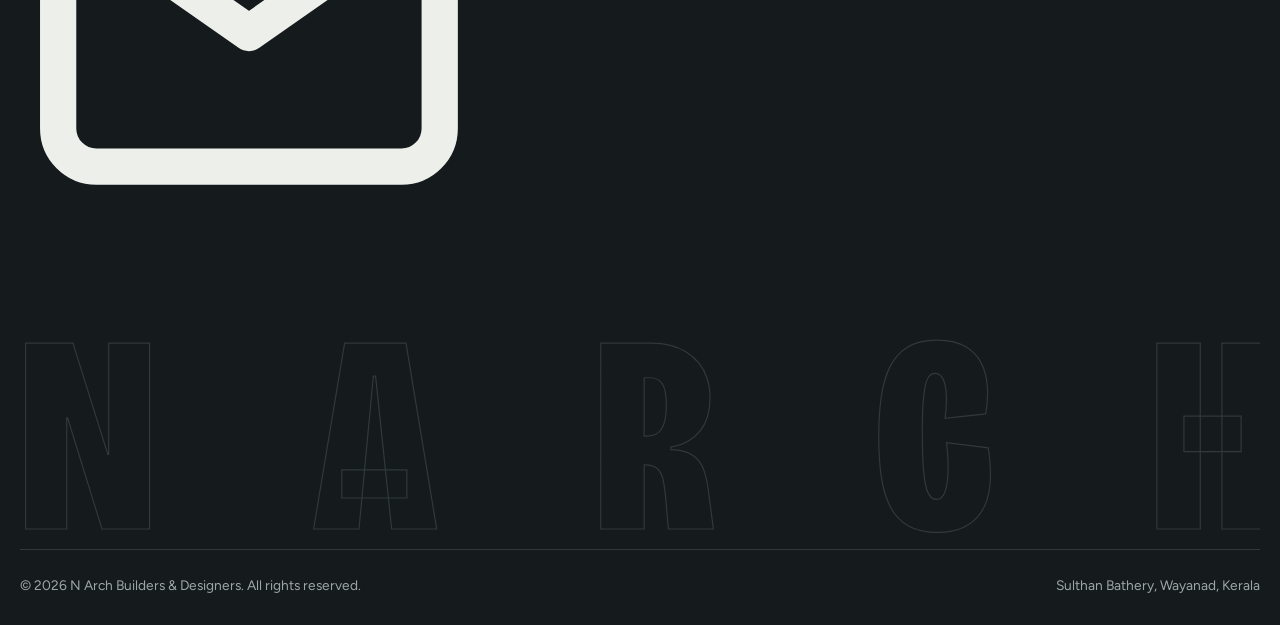
<file: services.html>
<!doctype html>
<html lang="en">
<head>
<meta charset="utf-8">
<meta name="viewport" content="width=device-width, initial-scale=1, viewport-fit=cover">
<title>Our Services | House Construction &amp; Interiors Wayanad - N Arch</title>
<meta name="description" content="N Arch provides end-to-end building services in Wayanad: Turnkey house construction, interior fit-outs, 3D exterior elevations, home renovations, and hill landscaping.">
<meta name="keywords" content="house construction wayanad, interior designers sulthan bathery, 3d elevation design kerala, home renovation wayanad, landscaping contractors kerala">
<meta name="theme-color" content="#151a1c">
<link rel="canonical" href="https://narch.co.in/services.html">

<!-- Open Graph / Social Media -->
<meta property="og:type" content="website">
<meta property="og:url" content="https://narch.co.in/services.html">
<meta property="og:title" content="Our Services | House Construction &amp; Interiors Wayanad - N Arch">
<meta property="og:description" content="Five specialized services, one standard of craft. Designed and constructed by N Arch in Wayanad.">
<meta property="og:image" content="assets/images/logo.png">

<!-- Google Fonts -->
<link rel="preconnect" href="https://fonts.googleapis.com">
<link rel="preconnect" href="https://fonts.gstatic.com" crossorigin>
<link href="https://fonts.googleapis.com/css2?family=Bricolage+Grotesque:opsz,wght@12..96,600..800&family=Figtree:wght@400;500;600;700&display=swap" rel="stylesheet">

<link rel="icon" href="assets/images/logo.png" type="image/png">
<link rel="stylesheet" href="assets/css/narch-main.css?v=7.1">

<script>
try{var t=localStorage.getItem('narch-theme');if(t==='dark'||t==='light')document.documentElement.setAttribute('data-theme',t)}catch(e){}
if(!matchMedia('(prefers-reduced-motion: reduce)').matches)document.documentElement.classList.add('mo');
</script>
</head>
<body data-page="services">

<div class="veil" id="veil" aria-hidden="true">
  <div class="mark">
    <svg viewBox="0 0 120 120">
      <path class="n" d="M25 95V25l70 70V25"/>
      <path class="a" d="M15 105V55a45 45 0 0 1 90 0v50"/>
    </svg>
  </div>
</div>
<div class="prog" id="prog" aria-hidden="true"></div>

<!-- ============ HEADER ============ -->
<header class="hdr" id="hdr">
  <div class="wrap">
    <a class="brand" href="index.html" aria-label="N Arch Builders and Designers Home">
      <img class="logo-d" src="assets/images/logo.png" alt="N Arch Logo" width="50" height="44">
      <span><b>N ARCH</b><small>BUILDERS &amp; DESIGNERS</small></span>
    </a>

    <nav class="nav" aria-label="Main Navigation">
      <a class="lnk" href="index.html">Home</a>
      <a class="lnk" href="about.html">About</a>
      <a class="lnk on" href="services.html">Services</a>
      <a class="lnk" href="projects.html">Projects</a>
      <a class="lnk" href="contact.html">Contact</a>
      <a class="btn btn-brass mag" href="contact.html">Get a quote</a>
    </nav>

    <div class="tools">
      <button class="icon-btn theme-btn" id="theme" type="button" aria-label="Switch light or dark mode">
        <svg class="sun" viewBox="0 0 24 24"><circle cx="12" cy="12" r="4.5"/><path d="M12 2v2.5M12 19.5V22M2 12h2.5M19.5 12H22M4.9 4.9l1.8 1.8M17.3 17.3l1.8 1.8M4.9 19.1l1.8-1.8M17.3 6.7l1.8-1.8"/></svg>
        <svg class="moon" viewBox="0 0 24 24"><path d="M20 14.5A8 8 0 0 1 9.5 4a8 8 0 1 0 10.5 10.5z"/></svg>
      </button>
      <button class="icon-btn burger" id="burger" type="button" aria-label="Open menu" aria-expanded="false" aria-controls="menu"><span></span></button>
    </div>
  </div>
</header>

<!-- Mobile Menu -->
<div class="menu" id="menu" aria-label="Mobile Menu">
  <a class="big" href="index.html" style="--i:0"><span>Home</span></a>
  <a class="big" href="about.html" style="--i:1"><span>About</span></a>
  <a class="big on" href="services.html" style="--i:2"><span>Services</span></a>
  <a class="big" href="projects.html" style="--i:3"><span>Projects</span></a>
  <a class="big" href="contact.html" style="--i:4"><span>Contact</span></a>
  <div class="meta">
    <span>Opposite Victory Hospital, Near Matha Theatre, Sulthan Bathery</span>
    <a class="btn btn-brass" href="contact.html">Get a quote</a>
  </div>
</div>

<main id="main-content">
  <section class="phead">
    <div class="wrap">
      <div class="label rv">Our Services</div>
      <h1>Everything your building needs, executed to perfection.</h1>
      <p class="rv" style="--rd:.3s">From virgin plots in the hills to turnkey handover, we provide end-to-end architectural, engineering, and construction solutions across Wayanad.</p>
    </div>
  </section>

  <section style="padding-top:0">
    <div class="wrap" id="svc-list">
      <!-- Service 1: Construction -->
      <div class="srow">
        <div class="rv clip"><div class="art"><span class="label" style="font-size:1.8rem; color:var(--brass);">01</span></div></div>
        <div class="rv" style="--rd:.12s">
          <div class="label">Turnkey Construction</div>
          <h2>Residential &amp; Commercial Construction</h2>
          <p>Complete building work for homes, villas and boutique commercial spaces in Wayanad, supervised by our qualified site engineers.</p>
          <ul>
            <li>Slope retention and foundation structure</li>
            <li>Reinforced masonry and monsoon-proof roofing</li>
            <li>Electrical, plumbing and sanitary layout</li>
            <li>Finishing, snag audit and key handover</li>
          </ul>
          <a class="btn btn-line mag" href="contact.html?service=Construction">
            Enquire about construction
            <svg viewBox="0 0 24 24" fill="none" stroke="currentColor" stroke-width="2.4"><path d="M4 12h16M14 6l6 6-6 6"/></svg>
          </a>
        </div>
      </div>

      <!-- Service 2: Interiors -->
      <div class="srow">
        <div class="rv clip"><div class="art"><span class="label" style="font-size:1.8rem; color:var(--brass);">02</span></div></div>
        <div class="rv" style="--rd:.12s">
          <div class="label">Interior Architecture</div>
          <h2>Interior Design &amp; Custom Fit-outs</h2>
          <p>Interior planning and fit-out that keeps storage, natural light and circulation in balance with modern aesthetic taste.</p>
          <ul>
            <li>Living, dining and bedroom space planning</li>
            <li>Marine-grade modular kitchens &amp; wardrobes</li>
            <li>Architectural lighting schemes &amp; false ceilings</li>
            <li>Custom solid wood furniture &amp; accents</li>
          </ul>
          <a class="btn btn-line mag" href="contact.html?service=Interiors">
            Enquire about interiors
            <svg viewBox="0 0 24 24" fill="none" stroke="currentColor" stroke-width="2.4"><path d="M4 12h16M14 6l6 6-6 6"/></svg>
          </a>
        </div>
      </div>

      <!-- Service 3: 3D Elevation -->
      <div class="srow">
        <div class="rv clip"><div class="art"><span class="label" style="font-size:1.8rem; color:var(--brass);">03</span></div></div>
        <div class="rv" style="--rd:.12s">
          <div class="label">Visual Planning</div>
          <h2>3D Elevation &amp; Exterior Renders</h2>
          <p>Realistic 3D photorealistic views of your exterior so you can review roofs, textures, colors and materials before laying a single brick.</p>
          <ul>
            <li>Front, side and bird's eye 3D views</li>
            <li>Material palette comparisons (laterite, wood, glass)</li>
            <li>Daylight and evening lighting renders</li>
            <li>Design revisions until 100% approved</li>
          </ul>
          <a class="btn btn-line mag" href="contact.html?service=3D%20Elevation">
            Enquire about 3D elevation
            <svg viewBox="0 0 24 24" fill="none" stroke="currentColor" stroke-width="2.4"><path d="M4 12h16M14 6l6 6-6 6"/></svg>
          </a>
        </div>
      </div>

      <!-- Service 4: Renovation -->
      <div class="srow">
        <div class="rv clip"><div class="art"><span class="label" style="font-size:1.8rem; color:var(--brass);">04</span></div></div>
        <div class="rv" style="--rd:.12s">
          <div class="label">Remodeling</div>
          <h2>Home Renovation &amp; Floor Additions</h2>
          <p>Structural repairs, modern extensions, and interior remodelling for existing Kerala homes, planned to minimize daily disruption.</p>
          <ul>
            <li>Structural strengthening and wall modifications</li>
            <li>Second floor additions &amp; roof upgrades</li>
            <li>Waterproofing and foundation dampness fixes</li>
            <li>Contemporary kitchen &amp; bathroom makeovers</li>
          </ul>
          <a class="btn btn-line mag" href="contact.html?service=Renovation">
            Enquire about renovation
            <svg viewBox="0 0 24 24" fill="none" stroke="currentColor" stroke-width="2.4"><path d="M4 12h16M14 6l6 6-6 6"/></svg>
          </a>
        </div>
      </div>

      <!-- Service 5: Landscaping -->
      <div class="srow">
        <div class="rv clip"><div class="art"><span class="label" style="font-size:1.8rem; color:var(--brass);">05</span></div></div>
        <div class="rv" style="--rd:.12s">
          <div class="label">Landscape Architecture</div>
          <h2>Hill Landscaping &amp; Drainage Systems</h2>
          <p>Outdoor design for sloped and flat plots in Wayanad, with drainage channels and native planting chosen for monsoon conditions.</p>
          <ul>
            <li>Stepped terrace gardens and lawn leveling</li>
            <li>Granite paving and aesthetic boundary walls</li>
            <li>Engineered retaining walls and water runoff paths</li>
            <li>Outdoor ambient lighting &amp; pergolas</li>
          </ul>
          <a class="btn btn-line mag" href="contact.html?service=Landscaping">
            Enquire about landscaping
            <svg viewBox="0 0 24 24" fill="none" stroke="currentColor" stroke-width="2.4"><path d="M4 12h16M14 6l6 6-6 6"/></svg>
          </a>
        </div>
      </div>
    </div>
  </section>

  <section class="dark cta-band">
    <div class="wrap cta-grid">
      <div class="rv">
        <div class="label">Consult Our Architects</div>
        <h2>Not sure which service matches your plot?</h2>
        <p>Tell us where your land is located and what you have in mind. We'll suggest the most practical, cost-effective route forward.</p>
      </div>
      <div class="acts rv" style="--rd:.15s">
        <a class="btn btn-brass mag" href="contact.html">Discuss Your Requirements</a>
        <a class="btn btn-line mag wa-link" href="contact.html">Chat with Lead Architect</a>
      </div>
    </div>
  </section>
</main>

<!-- ============ FOOTER ============ -->
<footer class="ftr">
  <div class="wrap">
    <div class="cols">
      <div>
        <a class="brand" href="index.html">
          <img class="logo-d" src="assets/images/logo.png" alt="N Arch Logo" width="50" height="44">
          <span><b>N ARCH</b><small>BUILDERS &amp; DESIGNERS</small></span>
        </a>
        <p style="max-width:26em">Design and construction for homes, interiors, renovations and landscapes in Wayanad.</p>
        <div class="ftr-social" aria-label="Follow N Arch on Social Media">
          <a href="https://www.instagram.com/narchbuilders/" target="_blank" rel="noopener" aria-label="Instagram" title="Instagram">
            <svg viewBox="0 0 24 24" fill="none" stroke="currentColor" stroke-width="1.9" stroke-linecap="round" stroke-linejoin="round"><rect x="2" y="2" width="20" height="20" rx="5" ry="5"/><path d="M16 11.37A4 4 0 1 1 12.63 8 4 4 0 0 1 16 11.37z"/><line x1="17.5" y1="6.5" x2="17.51" y2="6.5"/></svg>
          </a>
          <a href="https://www.facebook.com/profile.php?id=61596903681183" target="_blank" rel="noopener" aria-label="Facebook" title="Facebook">
            <svg viewBox="0 0 24 24" fill="currentColor"><path d="M14 13.5h2.5l1-4H14v-2c0-1.03 0-2 2-2h1.5V2.14c-.326-.043-1.557-.14-2.857-.14C11.928 2 10 3.657 10 6.7v2.8H7v4h3V22h4v-8.5z"/></svg>
          </a>
          <a class="wa-link" href="https://wa.me/919745187474" target="_blank" rel="noopener" aria-label="WhatsApp" title="WhatsApp">
            <svg viewBox="0 0 24 24" fill="currentColor"><path d="M12 2a10 10 0 0 0-8.6 15.1L2 22l5-1.3A10 10 0 1 0 12 2zm0 18.2a8.2 8.2 0 0 1-4.2-1.2l-.3-.2-3 .8.8-2.9-.2-.3A8.2 8.2 0 1 1 12 20.2zm4.5-6.1c-.2-.1-1.5-.7-1.7-.8s-.4-.1-.6.1-.7.8-.8 1-.3.2-.5.1a6.7 6.7 0 0 1-3.3-2.9c-.2-.4.2-.4.7-1.3.1-.2 0-.3 0-.5l-.8-1.8c-.2-.5-.4-.4-.6-.4h-.5a1 1 0 0 0-.7.3 3 3 0 0 0-.9 2.2 5.2 5.2 0 0 0 1.1 2.8 11.9 11.9 0 0 0 4.6 4c1.7.7 2.4.8 3.2.7a2.7 2.7 0 0 0 1.8-1.3 2.2 2.2 0 0 0 .2-1.3c-.1-.1-.3-.2-.6-.3z"/></svg>
          </a>
          <a href="mailto:info@narchdesign.com" aria-label="Email" title="Email Us">
            <svg viewBox="0 0 24 24" fill="none" stroke="currentColor" stroke-width="1.9" stroke-linecap="round" stroke-linejoin="round"><path d="M4 4h16c1.1 0 2 .9 2 2v12c0 1.1-.9 2-2 2H4c-1.1 0-2-.9-2-2V6c0-1.1.9-2 2-2z"/><polyline points="22,6 12,13 2,6"/></svg>
          </a>
        </div>
      </div>

      <div>
        <h4>Pages</h4>
        <ul>
          <li><a href="index.html">Home</a></li>
          <li><a href="about.html">About Us</a></li>
          <li><a href="services.html">Our Services</a></li>
          <li><a href="projects.html">Projects Gallery</a></li>
          <li><a href="contact.html">Contact Office</a></li>
        </ul>
      </div>

      <div>
        <h4>Visit Our Studio</h4>
        <address id="c-address">Opposite Victory Hospital,<br>Near Matha Theatre,<br>Sulthan Bathery, Wayanad</address>
        <ul style="margin-top:18px" id="social">
          <li id="c-phone"><a href="tel:+919745187474">+91 97451 87474</a></li>
          <li id="c-phone2"><a href="tel:+919447187474">+91 94471 87474</a></li>
          <li id="c-email"><a href="mailto:info@narchdesign.com">info@narchdesign.com</a></li>
        </ul>
      </div>
    </div>

    <div class="mega" id="mega" aria-hidden="true">
      <span style="--i:0">N</span>
      <span style="--i:1">A</span>
      <span style="--i:2">R</span>
      <span style="--i:3">C</span>
      <span style="--i:4">H</span>
    </div>

    <div class="legal">
      <span>&copy; 2026 N Arch Builders &amp; Designers. All rights reserved.</span>
      <span>Sulthan Bathery, Wayanad, Kerala</span>
    </div>
  </div>
</footer>

<!-- Floating Action Buttons -->
<div class="fab">
  <a class="wa wa-link" href="https://wa.me/919745187474" aria-label="Chat on WhatsApp">
    <svg viewBox="0 0 24 24" fill="currentColor"><path d="M12 2a10 10 0 0 0-8.6 15.1L2 22l5-1.3A10 10 0 1 0 12 2zm0 18.2a8.2 8.2 0 0 1-4.2-1.2l-.3-.2-3 .8.8-2.9-.2-.3A8.2 8.2 0 1 1 12 20.2zm4.5-6.1c-.2-.1-1.5-.7-1.7-.8s-.4-.1-.6.1-.7.8-.8 1-.3.2-.5.1a6.7 6.7 0 0 1-3.3-2.9c-.2-.4.2-.4.7-1.3.1-.2 0-.3 0-.5l-.8-1.8c-.2-.5-.4-.4-.6-.4h-.5a1 1 0 0 0-.7.3 3 3 0 0 0-.9 2.2 5.2 5.2 0 0 0 1.1 2.8 11.9 11.9 0 0 0 4.6 4c1.7.7 2.4.8 3.2.7a2.7 2.7 0 0 0 1.8-1.3 2.2 2.2 0 0 0 .2-1.3c-.1-.1-.3-.2-.6-.3z"/></svg>
  </a>
  <a class="call" href="tel:+919745187474" id="fab-call" aria-label="Call N Arch">
    <svg viewBox="0 0 24 24" fill="none" stroke="currentColor" stroke-width="2" stroke-linecap="round" stroke-linejoin="round"><path d="M5 3h4l2 5-2.5 1.5a11 11 0 0 0 6 6L16 13l5 2v4a2 2 0 0 1-2 2A16 16 0 0 1 3 5a2 2 0 0 1 2-2z"/></svg>
  </a>
</div>

<script src="assets/js/site-loader.js?v=7.0"></script>
</body>
</html>
</file>
<file: assets/css/narch-main.css>
/* ==========================================================================
   N ARCH — premium build
   Concept: the gold arch from the logo is the doorway into every view.
   Granite + mist palette taken from the logo and Wayanad's hills.
   ========================================================================== */
:root{
  --paper:#eceeea; --surface:#f7f8f5; --ink:#1d2225; --muted:#586064; --line:#d2d8d3;
  --brass:#c99a3e; --brass-hi:#e4b866; --brass-ink:#7f581b;
  --night:#151a1c; --night-2:#1f272a; --night-fg:#edefeb; --night-muted:#9ca6a7; --night-line:#30393c;
  --wa:#1fa855; --err:#b3372a;
  --logo-d:block; --logo-l:none;
  --shadow:0 30px 60px -30px rgba(15,20,22,.45);
  --display:"Bricolage Grotesque","Segoe UI",Helvetica,Arial,sans-serif;
  --body:"Figtree","Segoe UI",Helvetica,Arial,sans-serif;
  --ease:cubic-bezier(.2,.75,.15,1);
  --gut:max(20px,calc((100vw - 1280px)/2 + 24px));
  color-scheme:light;
  box-sizing:border-box;
  padding-top:env(safe-area-inset-top,0px);
  padding-bottom:env(safe-area-inset-bottom,0px);
}
@media (prefers-color-scheme:dark){:root:not([data-theme="light"]){
  --paper:#111517; --surface:#181e21; --ink:#e8ebe7; --muted:#a1aaac; --line:#283135;
  --brass:#d3a24c; --brass-hi:#e7bd6c; --brass-ink:#e2b865;
  --night:#0b0f10; --night-2:#161d1f; --night-line:#263033;
  --logo-d:none; --logo-l:block; --err:#ff8a7a;
  --shadow:0 30px 60px -30px rgba(0,0,0,.9); color-scheme:dark}}
:root[data-theme="dark"]{
  --paper:#111517; --surface:#181e21; --ink:#e8ebe7; --muted:#a1aaac; --line:#283135;
  --brass:#d3a24c; --brass-hi:#e7bd6c; --brass-ink:#e2b865;
  --night:#0b0f10; --night-2:#161d1f; --night-line:#263033;
  --logo-d:none; --logo-l:block; --err:#ff8a7a;
  --shadow:0 30px 60px -30px rgba(0,0,0,.9); color-scheme:dark}

*,*::before,*::after{box-sizing:border-box}
html{scroll-padding-top:env(safe-area-inset-top,0px);-webkit-text-size-adjust:100%}
html,body{height:auto}
body{margin:0;background:var(--paper);color:var(--ink);font:400 17px/1.65 var(--body);-webkit-font-smoothing:antialiased;overflow-x:hidden}
body::before{content:"";position:fixed;inset:0 0 auto;height:env(safe-area-inset-top,0px);z-index:80;background:var(--night)}
img{display:block;max-width:100%}
a{color:inherit}
p{margin:0}
h1,h2,h3,h4{font-family:var(--display);margin:0;line-height:1.05;letter-spacing:-.015em;text-wrap:balance;font-optical-sizing:auto}
h1,h2{font-weight:650;font-stretch:84%;letter-spacing:-.035em;line-height:.96}
:focus-visible{outline:3px solid var(--brass);outline-offset:3px;border-radius:4px}
[hidden]{display:none!important}
.wrap{width:100%;max-width:1280px;margin-inline:auto;padding-left:max(20px,env(safe-area-inset-left,0px));padding-right:max(20px,env(safe-area-inset-right,0px))}
section{padding-block:clamp(72px,10vw,140px)}
.sr{position:absolute;width:1px;height:1px;overflow:hidden;clip:rect(0 0 0 0);white-space:nowrap}

/* label: a small arch glyph, sentence case */
.label{display:inline-flex;align-items:center;gap:10px;font:600 14px/1 var(--display);letter-spacing:.01em;color:var(--brass-ink)}
.label::before{content:"";width:12px;height:9px;border:2.5px solid var(--brass);border-bottom:0;border-radius:99px 99px 0 0}
.dark .label,.hero .label{color:var(--brass-hi)}

/* grain */
body::after{content:"";position:fixed;inset:0;z-index:95;pointer-events:none;opacity:.05;background:url("data:image/svg+xml,%3Csvg xmlns='http://www.w3.org/2000/svg' width='160' height='160'%3E%3Cfilter id='n'%3E%3CfeTurbulence type='fractalNoise' baseFrequency='.85' numOctaves='2' stitchTiles='stitch'/%3E%3CfeColorMatrix values='0 0 0 0 0 0 0 0 0 0 0 0 0 0 0 0 0 0 .7 0'/%3E%3C/filter%3E%3Crect width='160' height='160' filter='url(%23n)'/%3E%3C/svg%3E")}

/* ---------- buttons ---------- */
.btn{position:relative;display:inline-flex;align-items:center;gap:12px;font:600 15px/1 var(--display);letter-spacing:.005em;text-decoration:none;padding:18px 28px;border-radius:999px;border:1.5px solid transparent;cursor:pointer;white-space:nowrap;overflow:hidden;isolation:isolate;transition:color .35s var(--ease),border-color .35s,background .35s}
.btn svg{width:17px;height:17px;flex:none;transition:transform .4s var(--ease)}
.btn:hover svg{transform:translateX(4px)}
.btn::before{content:"";position:absolute;inset:0;z-index:-1;border-radius:inherit;transform:translateY(101%);border-radius:50% 50% 0 0/100% 100% 0 0;transition:transform .5s var(--ease),border-radius .5s var(--ease)}
.btn:hover::before{transform:none;border-radius:0}
.btn-brass{background:var(--brass);color:#16191b}
.btn-brass::before{background:var(--brass-hi)}
.btn-line{border-color:currentColor;color:inherit;background:transparent}
.btn-line::before{background:var(--ink)}
.btn-line:hover{color:var(--paper);border-color:var(--ink)}
.dark .btn-line::before,.hero .btn-line::before{background:var(--night-fg)}
.dark .btn-line:hover,.hero .btn-line:hover{color:var(--night);border-color:var(--night-fg)}
.mag{will-change:transform;transition:transform .5s var(--ease),color .35s var(--ease),border-color .35s,background .35s}

/* ---------- veil: arch-shaped page transition + first-load intro ---------- */
.veil{position:fixed;inset:0;z-index:200;background:var(--night);color:var(--night-fg);display:grid;place-items:center;clip-path:inset(100% 0% 0% 0% round 50vw 50vw 0vw 0vw);pointer-events:none}
.veil.boot{clip-path:inset(0% 0% 0% 0% round 0vw 0vw 0vw 0vw);pointer-events:auto}
.veil .mark{display:grid;justify-items:center;gap:22px}
.veil svg{width:min(120px,26vw);height:auto;fill:none;stroke-linecap:round;stroke-linejoin:round}
.veil .n{stroke:var(--night-fg);stroke-width:7;stroke-dasharray:1;stroke-dashoffset:0}
.veil .a{stroke:var(--brass);stroke-width:9;stroke-dasharray:1;stroke-dashoffset:0}
.veil.boot .n{animation:vd 1s var(--ease) .1s both}
.veil.boot .a{animation:vd .9s var(--ease) .6s both}
@keyframes vd{from{stroke-dashoffset:1}to{stroke-dashoffset:0}}
.veil b{font:600 15px/1 var(--display);letter-spacing:.32em;font-stretch:90%;opacity:.85}
.veil.boot b{animation:fadeup .7s var(--ease) .9s both}
@keyframes fadeup{from{opacity:0;transform:translateY(12px)}to{opacity:.85;transform:none}}
html:not(.mo) .veil{display:none}

/* ---------- scroll progress + cursor ---------- */
.prog{position:fixed;top:env(safe-area-inset-top,0px);left:0;right:0;height:3px;z-index:90;transform-origin:0 50%;transform:scaleX(0);background:linear-gradient(90deg,var(--brass),var(--brass-hi));pointer-events:none}
.cur{position:fixed;left:0;top:0;width:38px;height:38px;margin:-19px 0 0 -19px;border:1.5px solid var(--brass);border-radius:50%;z-index:150;pointer-events:none;opacity:0;transition:width .35s var(--ease),height .35s var(--ease),margin .35s var(--ease),background .35s,opacity .3s}
.cur.on{opacity:.9}
.cur.big{width:74px;height:74px;margin:-37px 0 0 -37px;background:color-mix(in srgb,var(--brass) 16%,transparent)}
.cur.drag{width:90px;height:90px;margin:-45px 0 0 -45px}
.cur span{position:absolute;inset:0;display:grid;place-items:center;font:600 11px/1 var(--display);color:var(--brass-hi);opacity:0;transition:opacity .25s}
.cur.drag span{opacity:1}

/* ---------- header ---------- */
.hdr{position:fixed;top:env(safe-area-inset-top,0px);left:0;right:0;z-index:100;color:var(--ink);transition:transform .5s var(--ease),background .4s,color .4s,box-shadow .4s}
.hdr .wrap{display:flex;align-items:center;justify-content:space-between;gap:20px;height:88px;transition:height .4s var(--ease)}
.hdr.solid{background:color-mix(in srgb,var(--paper) 86%,transparent);-webkit-backdrop-filter:blur(16px) saturate(1.3);backdrop-filter:blur(16px) saturate(1.3);box-shadow:0 1px 0 var(--line)}
.hdr.solid .wrap{height:70px}
.hdr.hide{transform:translateY(-110%)}
.hdr.ondark,.hdr.menuopen{color:var(--night-fg)}
.hdr.menuopen{background:transparent!important;box-shadow:none!important;-webkit-backdrop-filter:none!important;backdrop-filter:none!important;transform:none!important}
.brand{display:flex;align-items:center;gap:13px;text-decoration:none}
.brand img{height:44px;width:auto;transition:height .4s var(--ease)}
.hdr.solid .brand img{height:36px}
.brand b{display:block;font:800 20px/1 var(--display);letter-spacing:.07em;font-stretch:82%}
.brand small{display:block;font:500 9.5px/1 var(--body);letter-spacing:.28em;margin-top:6px;opacity:.7}
.logo-d{display:var(--logo-d)}.logo-l{display:var(--logo-l)}
.hdr.ondark .logo-d,.hdr.menuopen .logo-d{display:none}.hdr.ondark .logo-l,.hdr.menuopen .logo-l{display:block}
.nav{display:flex;align-items:center;gap:6px}
.nav a.lnk{position:relative;font:600 15px/1 var(--display);text-decoration:none;padding:12px 14px}
.nav a.lnk::after{content:"";position:absolute;left:14px;right:14px;bottom:5px;height:2px;background:var(--brass);transform:scaleX(0);transform-origin:right;transition:transform .45s var(--ease)}
.nav a.lnk:hover::after,.nav a.lnk.on::after{transform:scaleX(1);transform-origin:left}
.nav .btn{margin-left:10px;padding:14px 22px;font-size:14px}
.tools{display:flex;align-items:center;gap:8px}
.icon-btn{width:44px;height:44px;border-radius:50%;display:inline-grid;place-items:center;border:1.5px solid color-mix(in srgb,currentColor 25%,transparent);background:transparent;color:inherit;cursor:pointer;transition:border-color .3s,transform .5s var(--ease)}
.icon-btn:hover{border-color:var(--brass)}
.icon-btn svg{width:19px;height:19px;fill:none;stroke:currentColor;stroke-width:1.8;stroke-linecap:round;stroke-linejoin:round}
.theme-btn .moon{display:none}
:root[data-theme="dark"] .theme-btn .sun{display:none}:root[data-theme="dark"] .theme-btn .moon{display:block}
@media (prefers-color-scheme:dark){:root:not([data-theme="light"]) .theme-btn .sun{display:none}:root:not([data-theme="light"]) .theme-btn .moon{display:block}}
.burger{display:none}
.burger span{display:block;width:18px;height:2px;background:currentColor;position:relative;transition:background .3s}
.burger span::before,.burger span::after{content:"";position:absolute;left:0;width:18px;height:2px;background:currentColor;transition:transform .4s var(--ease)}
.burger span::before{top:-6px}.burger span::after{top:6px}
.burger[aria-expanded="true"] span{background:transparent}
.burger[aria-expanded="true"] span::before{transform:translateY(6px) rotate(45deg)}
.burger[aria-expanded="true"] span::after{transform:translateY(-6px) rotate(-45deg)}

/* mobile menu: arch opening from the top */
.menu{position:fixed;inset:0;z-index:99;background:var(--night);color:var(--night-fg);display:flex;flex-direction:column;justify-content:center;padding:110px max(24px,env(safe-area-inset-left,0px)) calc(40px + env(safe-area-inset-bottom,0px));clip-path:inset(0 0 100% 0 round 0 0 50vw 50vw);visibility:hidden;transition:clip-path .7s var(--ease),visibility 0s .7s}
.menu.open{clip-path:inset(0 0 0% 0 round 0 0 0 0);visibility:visible;transition:clip-path .7s var(--ease),visibility 0s}
.menu a.big{display:block;font:650 clamp(2.4rem,11vw,4rem)/1.1 var(--display);font-stretch:82%;letter-spacing:-.03em;text-decoration:none;padding:6px 0;overflow:hidden}
.menu a.big span{display:inline-block;transform:translateY(110%);transition:transform .7s var(--ease)}
.menu.open a.big span{transform:none;transition-delay:calc(.15s + var(--i)*.06s)}
.menu a.big.on{color:var(--brass-hi)}
.menu .meta{margin-top:40px;display:grid;gap:14px;color:var(--night-muted);opacity:0;transition:opacity .5s .5s}
.menu.open .meta{opacity:1}
.menu .meta .btn{justify-self:start}

/* ---------- pages ---------- */
.page{display:none}
.page.active{display:block}

/* kinetic headings: each word rises from a mask */
.kin .w{display:inline-block;clip-path:inset(-.2em -.15em -.12em -.15em);vertical-align:top}
.mo .kin .wi{display:inline-block;transform:translateY(115%) rotate(4deg);transform-origin:0 100%;transition:transform 1s var(--ease);transition-delay:calc(var(--i,0)*55ms + var(--kd,0s))}
.mo .kin.in .wi{transform:none}

/* reveal */
.mo .rv{opacity:0;transform:translateY(46px);transition:opacity 1s var(--ease),transform 1s var(--ease);transition-delay:var(--rd,0s)}
.mo .rv.in{opacity:1;transform:none}
.mo .rv.clip{opacity:1;transform:none;clip-path:inset(100% 0 0 0);transition:clip-path 1.2s var(--ease);transition-delay:var(--rd,0s)}
.mo .rv.clip.in{clip-path:inset(-10% -10% -10% -10%)}
/* line drawings draw themselves when revealed */
.mo .draw path,.mo .draw circle,.mo .draw rect{stroke-dasharray:1;stroke-dashoffset:1;transition:stroke-dashoffset 1.8s var(--ease);transition-delay:calc(var(--rd,0s) + .2s)}
.mo .in .draw path,.mo .in .draw circle,.mo .in .draw rect,.mo .draw.in path,.mo .draw.in circle,.mo .draw.in rect{stroke-dashoffset:0}

/* ---------- hero ---------- */
.hero{position:relative;min-height:100vh;min-height:100svh;display:flex;align-items:center;padding:clamp(120px,14vh,170px) 0 clamp(150px,20vh,220px);background:var(--night);color:var(--night-fg);overflow:hidden;isolation:isolate}
.sky{position:absolute;inset:0;z-index:-1;pointer-events:none}
.sky::before{content:"";position:absolute;inset:0;background:radial-gradient(70% 60% at 78% 30%,color-mix(in srgb,var(--brass) 24%,transparent),transparent 70%),radial-gradient(60% 50% at 10% 90%,rgba(120,150,140,.18),transparent 70%)}
.sky .grid{position:absolute;inset:0;background-image:linear-gradient(rgba(237,239,235,.05) 1px,transparent 1px),linear-gradient(90deg,rgba(237,239,235,.05) 1px,transparent 1px);background-size:64px 64px;-webkit-mask-image:radial-gradient(80% 70% at 50% 35%,#000,transparent);mask-image:radial-gradient(80% 70% at 50% 35%,#000,transparent)}
.mist{position:absolute;left:-30%;width:90%;height:38%;border-radius:50%;background:radial-gradient(closest-side,rgba(237,239,235,.12),transparent);filter:blur(30px);animation:drift 38s linear infinite}
.mist.m1{bottom:14%;animation-duration:44s}
.mist.m2{bottom:4%;left:-60%;animation-duration:58s;animation-delay:-20s;opacity:.8}
.mist.m3{bottom:24%;left:-90%;width:70%;animation-duration:70s;animation-delay:-35s;opacity:.6}
@keyframes drift{to{transform:translateX(190%)}}
.hills{position:absolute;left:0;right:0;bottom:-2px;width:100%;height:clamp(180px,32vh,360px)}
.hills path{will-change:transform}
.hills .h1{fill:#2a3336;opacity:.55}
.hills .h2{fill:#20292b;opacity:.85}
.hills .h3{fill:var(--night)}
.hero-grid{position:relative;display:grid;grid-template-columns:1.15fr .85fr;gap:clamp(30px,5vw,90px);align-items:center}
.hero-copy{min-width:0}
.hero h1{font-size:clamp(3rem,6.6vw,6.8rem);font-stretch:80%;margin:26px 0 30px}
.hero h1 .ln{display:block;white-space:nowrap}
.hero .lead{font-size:clamp(1.05rem,1.5vw,1.22rem);color:var(--night-muted);max-width:33em}
.hero .cta{display:flex;flex-wrap:wrap;gap:14px;margin-top:38px}
.hero .loc{display:flex;align-items:center;gap:12px;margin-top:40px;font-size:.95rem;color:var(--night-muted)}
.hero .loc i{flex:none;width:9px;height:9px;border-radius:50%;background:var(--brass);animation:ping 2.4s infinite}
@keyframes ping{0%{box-shadow:0 0 0 0 rgba(201,154,62,.7)}70%,100%{box-shadow:0 0 0 14px rgba(201,154,62,0)}}
.mo .rise{animation:rise 1.1s var(--ease) both;animation-delay:calc(var(--d,0s) + var(--boot,0s))}
@keyframes rise{from{opacity:0;transform:translateY(30px)}to{opacity:1;transform:none}}

/* the arch portal */
.portal-wrap{position:relative;justify-self:center;width:min(100%,470px)}
.portal{position:relative;aspect-ratio:5/6.2;border-radius:999px 999px 22px 22px;overflow:hidden;background:linear-gradient(180deg,#1b2326 0%,#232c2e 55%,#3a3427 100%);box-shadow:0 60px 120px -50px rgba(0,0,0,.9),inset 0 0 0 1px rgba(237,239,235,.08)}
.mo .portal{animation:portal 1.6s var(--ease) both;animation-delay:calc(.2s + var(--boot,0s))}
@keyframes portal{from{clip-path:inset(100% 0 0 0 round 50% 50% 0 0)}to{clip-path:inset(0 0 0 0 round 0)}}
.portal .sun{position:absolute;left:50%;top:22%;width:46%;aspect-ratio:1;translate:-50% 0;border-radius:50%;background:radial-gradient(circle,var(--brass-hi) 0%,var(--brass) 35%,color-mix(in srgb,var(--brass) 0%,transparent) 70%);opacity:.55;animation:breathe 7s ease-in-out infinite}
@keyframes breathe{50%{transform:scale(1.12);opacity:.7}}
.portal canvas{position:absolute;inset:0;width:100%;height:100%;display:none;touch-action:pan-y;cursor:grab}
.portal canvas:active{cursor:grabbing}
.portal.is3d canvas{display:block}
.portal.is3d .fallback{display:none}
.portal .fallback{position:absolute;inset:12% 8% 4%;width:84%;height:auto;fill:none;stroke:var(--night-fg);stroke-width:2;stroke-linecap:round;stroke-linejoin:round}
.portal .fallback .g{stroke:var(--brass);stroke-width:5}
.outline{position:absolute;inset:-18px -18px -18px -18px;width:calc(100% + 36px);height:calc(100% + 36px);fill:none;stroke:rgba(237,239,235,.22);stroke-width:1.2;pointer-events:none;overflow:visible}
.outline .b{stroke:var(--brass);stroke-width:1.6;stroke-dasharray:4 7}
.mo .outline .d{stroke-dasharray:1;stroke-dashoffset:1;animation:vd 2.2s var(--ease) forwards;animation-delay:calc(.9s + var(--boot,0s))}
.outline text{fill:var(--night-muted);stroke:none;font:500 11px var(--body);letter-spacing:.14em}
.drag-note{position:absolute;left:50%;bottom:-46px;translate:-50% 0;display:flex;align-items:center;gap:8px;font-size:.88rem;color:var(--night-muted);white-space:nowrap}
.drag-note svg{width:18px;height:18px;fill:none;stroke:var(--brass);stroke-width:1.8;stroke-linecap:round;animation:sway 2.4s ease-in-out infinite}
@keyframes sway{50%{transform:translateX(5px)}}
.portal:not(.is3d)~.drag-note{display:none}
.pframe{position:relative}
.stage{position:absolute;left:50%;bottom:16px;translate:-50% 0;display:flex;align-items:center;gap:9px;padding:9px 15px;border-radius:99px;background:rgba(15,19,20,.62);-webkit-backdrop-filter:blur(8px);backdrop-filter:blur(8px);color:var(--night-fg);font:500 13px/1 var(--body);white-space:nowrap;border:1px solid rgba(237,239,235,.12);opacity:0;transition:opacity .4s}
.portal.is3d .stage{opacity:1}
.stage i{flex:none;width:8px;height:8px;border-radius:50%;background:var(--brass);animation:ping 1.4s infinite}
.stage.done i{animation:none;background:#86b86f}
.models{position:relative;display:flex;gap:2px;width:max-content;max-width:100%;margin:40px auto 0;padding:5px;border-radius:99px;border:1px solid var(--night-line);background:rgba(237,239,235,.04)}
.models .pill{position:absolute;top:5px;bottom:5px;left:0;border-radius:99px;background:var(--brass);transition:transform .55s var(--ease),width .55s var(--ease)}
.models button{position:relative;z-index:1;font:600 14px/1 var(--display);padding:12px 17px;border-radius:99px;border:0;background:transparent;color:var(--night-muted);cursor:pointer;white-space:nowrap;transition:color .35s}
.models button:hover{color:var(--night-fg)}
.models button[aria-pressed="true"]{color:#16191b}
@media (max-width:400px){.models button{font-size:13px;padding:11px 12px}}
.tblock{position:absolute;left:calc(var(--gut) + 210px);bottom:30px;z-index:2;display:grid;grid-template-rows:auto auto;grid-auto-flow:column;font:500 12px/1.3 var(--body);font-variant-numeric:tabular-nums;color:var(--night-fg);border:1px solid var(--night-line);background:rgba(21,26,28,.6);-webkit-backdrop-filter:blur(8px);backdrop-filter:blur(8px)}
.tblock span{padding:6px 14px;border-left:1px solid var(--night-line)}
.tblock span:nth-child(odd){color:var(--night-muted);border-bottom:1px solid var(--night-line)}
.tblock span:nth-child(-n+2){border-left:0}
.cue{position:absolute;left:var(--gut);bottom:30px;z-index:2;display:flex;align-items:center;gap:14px;background:none;border:0;color:var(--night-muted);font:500 14px/1 var(--body);cursor:pointer;padding:8px 0}
.cue i{position:relative;width:24px;height:38px;border:1.5px solid currentColor;border-radius:99px}
.cue i::after{content:"";position:absolute;left:50%;top:8px;width:3px;height:7px;margin-left:-1.5px;border-radius:2px;background:var(--brass);animation:wheel 1.8s ease-in-out infinite}
@keyframes wheel{0%{opacity:0;transform:none}30%{opacity:1}100%{opacity:0;transform:translateY(12px)}}

/* ---------- marquee ---------- */
.marq{background:var(--night);color:var(--night-fg);overflow:hidden;padding-block:clamp(22px,3vw,38px);white-space:nowrap;border-top:1px solid var(--night-line)}
.marq .track{display:inline-flex;will-change:transform}
.marq span{font:700 clamp(30px,5vw,68px)/1 var(--display);font-stretch:78%;letter-spacing:-.01em;padding-right:.5em;display:inline-flex;align-items:center;gap:.5em}
.marq span:nth-child(even){color:transparent;-webkit-text-stroke:1.4px var(--night-fg)}
.marq span::after{content:"";width:.3em;height:.24em;border:4px solid var(--brass);border-bottom:0;border-radius:99px 99px 0 0;-webkit-text-stroke:0}

/* ---------- intro ---------- */
.split{display:grid;grid-template-columns:1fr 1fr;gap:clamp(36px,6vw,110px);align-items:center}
.split h2{font-size:clamp(2.5rem,5.4vw,4.6rem);margin:20px 0 26px}
.split p+p{margin-top:16px}
.muted{color:var(--muted)}
.pillars{display:grid;border-top:1px solid var(--line)}
.pillar{position:relative;display:grid;grid-template-columns:auto 1fr;gap:6px 24px;padding:28px 6px;border-bottom:1px solid var(--line);overflow:hidden}
.pillar::before{content:"";position:absolute;inset:0;z-index:-1;background:var(--surface);transform:scaleY(0);transform-origin:bottom;transition:transform .55s var(--ease)}
.pillar:hover::before{transform:none}
.pillar{isolation:isolate;transition:padding .5s var(--ease)}
.pillar:hover{padding-left:20px}
.pillar svg{grid-row:span 2;width:44px;height:44px;stroke:var(--brass-ink);fill:none;stroke-width:1.6;stroke-linecap:round;stroke-linejoin:round;transition:transform .7s var(--ease)}
.pillar:hover svg{transform:rotateY(180deg)}
.pillar h3{font-size:1.15rem;font-weight:700}
.pillar p{color:var(--muted);font-size:.98rem}

/* ---------- services: horizontal track pinned while you scroll ---------- */
.hs{position:relative;padding:0;background:var(--surface)}
.hs-sticky,.hs-wrap{position:sticky;top:0;height:100vh;height:100svh;display:flex;flex-direction:column;justify-content:center;gap:clamp(18px,2.8vh,36px);overflow:hidden;padding-block:36px 24px}
.hs-head{display:flex;flex-wrap:wrap;align-items:flex-end;justify-content:space-between;gap:16px 24px;width:100%}
.hs-head h2{font-size:clamp(2rem,3.8vw,3.4rem);margin-top:8px;line-height:1.15;letter-spacing:-.02em}
.hs-head p{color:var(--muted);max-width:28em}
.hs-track{display:flex;align-items:stretch;gap:24px;width:max-content;padding-inline:max(var(--gut), calc((100vw - var(--max)) / 2 + var(--gut)));will-change:transform}
.panel{position:relative;flex:0 0 clamp(310px,28vw,390px);min-height:clamp(380px,46vh,440px);display:flex;flex-direction:column;gap:12px;padding:30px 28px 24px;border-radius:24px;background:var(--paper);border:1px solid var(--line);text-decoration:none;color:var(--ink);overflow:hidden;isolation:isolate;transition:transform .4s var(--ease),background .4s,color .4s,border-color .4s,box-shadow .4s}
.panel::before{content:"";position:absolute;inset:0;z-index:-1;background:radial-gradient(320px circle at var(--mx,50%) var(--my,30%),color-mix(in srgb,var(--brass) 30%,transparent),transparent 70%);opacity:0;transition:opacity .4s}
.panel:hover{background:var(--night);color:var(--night-fg);border-color:var(--night);transform:translateY(-6px);box-shadow:var(--shadow)}
.panel:hover::before{opacity:1}
.panel .ic{width:68px;height:68px;padding:12px;margin-bottom:4px;border:1.5px solid var(--line);border-radius:999px 999px 10px 10px;stroke:var(--brass-ink);fill:none;stroke-width:1.5;stroke-linecap:round;stroke-linejoin:round;transition:stroke .4s,border-color .4s,transform .5s var(--ease)}
.panel:hover .ic{stroke:var(--brass-hi);border-color:var(--night-line);transform:translateY(-3px) scale(1.05)}
.panel h3{font-size:clamp(1.5rem,2.2vw,1.95rem);font-weight:700;font-stretch:84%;letter-spacing:-.02em}
.panel p{color:var(--muted);font-size:.96rem;line-height:1.5;min-height:3em;transition:color .4s}
.panel:hover p,.panel:hover li{color:var(--night-muted)}
.panel ul{list-style:none;padding:0;margin:auto 0 0;display:grid}
.panel li{font-size:.92rem;padding:9px 0;border-top:1px solid color-mix(in srgb,currentColor 14%,transparent);color:var(--muted);transition:color .4s}
.panel .more{display:inline-flex;align-items:center;gap:10px;margin-top:8px;font:600 14px/1 var(--display);color:var(--brass-ink);transition:color .4s}
.panel:hover .more{color:var(--brass-hi)}
.panel .more::after{content:"";width:22px;height:2px;background:currentColor;transition:width .4s var(--ease)}
.panel:hover .more::after{width:42px}
.hs-foot{display:flex;align-items:center;justify-content:space-between;gap:24px;width:100%}
.hs-bar{flex:1;max-width:320px;height:3px;background:var(--line);position:relative;overflow:hidden;border-radius:99px}
.hs-bar i{position:absolute;inset:0;background:var(--brass);transform-origin:0 50%;transform:scaleX(var(--hp,0));border-radius:99px;transition:transform .08s linear}
.hs-hint{font:500 13px/1.4 var(--body);color:var(--muted);display:flex;align-items:center;gap:12px}
.hs-names{display:flex;gap:8px;flex-wrap:wrap;align-items:center}
.hs-names .chip,.hs-names span{font:600 13px/1 var(--display);padding:9px 15px;border-radius:99px;border:1px solid var(--line);background:transparent;color:var(--muted);cursor:pointer;transition:background .3s,color .3s,border-color .3s;text-decoration:none}
.hs-names .chip:hover,.hs-names span:hover{border-color:var(--brass);color:var(--ink)}
.hs-names .chip.on,.hs-names span.on{background:var(--ink);color:var(--paper);border-color:var(--ink)}

/* ---------- projects ---------- */
.sec-head{display:grid;gap:18px;max-width:880px;margin-bottom:clamp(40px,5vw,70px)}
.sec-head h2{font-size:clamp(2.5rem,5.6vw,4.8rem)}
.sec-head p{color:var(--muted);font-size:1.08rem;max-width:36em}
.dark .sec-head p{color:var(--night-muted)}
.filters{display:flex;flex-wrap:wrap;gap:10px;margin-bottom:38px}
.chip{position:relative;font:600 14px/1 var(--display);padding:13px 20px;border-radius:99px;border:1.5px solid var(--line);background:transparent;color:var(--ink);cursor:pointer;transition:border-color .3s,background .4s var(--ease),color .3s}
.chip:hover{border-color:var(--brass)}
.chip[aria-pressed="true"]{background:var(--ink);color:var(--paper);border-color:var(--ink)}
.pgrid{display:grid;grid-template-columns:repeat(3,1fr);gap:clamp(18px,2.6vw,36px);align-items:start}
.pcard{min-width:0}
.pcard:nth-child(3n+2){margin-top:clamp(0px,6vw,80px)}
.pcard .frame{position:relative;aspect-ratio:4/5;border-radius:20px;overflow:hidden;background:var(--surface);border:1px solid var(--line);transition:transform .7s var(--ease),box-shadow .7s var(--ease)}
.pcard:nth-child(3n+2) .frame{border-radius:999px 999px 20px 20px}
.pcard:hover .frame{transform:translateY(-10px);box-shadow:var(--shadow)}
.pcard .frame img{width:100%;height:100%;object-fit:cover;transition:transform 1.2s var(--ease)}
.pcard:hover .frame img{transform:scale(1.07)}
.pcard .ph{position:absolute;inset:0;display:flex;flex-direction:column;align-items:center;justify-content:flex-end;gap:8px;padding:0 20px 34px;text-align:center;background:linear-gradient(180deg,transparent 40%,color-mix(in srgb,var(--brass) 10%,transparent))}
.pcard .ph svg{position:absolute;inset:0;width:100%;height:100%;stroke:var(--ink);opacity:.22;fill:none;stroke-width:1.4;transition:transform 1.2s var(--ease),opacity .5s}
.pcard:hover .ph svg{transform:scale(1.06);opacity:.35}
.pcard .ph b{position:relative;font:600 14px/1.3 var(--display);color:var(--brass-ink)}
.pcard .ph span{position:relative;font-size:.9rem;color:var(--muted)}
.pcard .meta{display:flex;justify-content:space-between;align-items:baseline;gap:14px;padding:18px 6px 0}
.pcard h3{font-size:1.1rem;font-weight:700}
.pcard .tag{font:600 13px/1 var(--display);color:var(--brass-ink);white-space:nowrap}
.pcard .sub{padding:6px 6px 0;color:var(--muted);font-size:.93rem}
.mo .pcard.enter{animation:rise .8s var(--ease) both}
.note{margin-top:44px;display:flex;gap:16px;align-items:flex-start;padding:22px 26px;border:1.5px dashed var(--line);border-radius:16px;color:var(--muted);font-size:.97rem}
.note svg{flex:none;width:22px;height:22px;stroke:var(--brass-ink);fill:none;stroke-width:1.8;margin-top:2px}

/* ---------- process ---------- */
.dark{background:var(--night);color:var(--night-fg)}
.proc .wrap{display:grid;grid-template-columns:.85fr 1.15fr;gap:clamp(36px,6vw,110px);align-items:start}
.proc .sec-head{position:sticky;top:120px;margin-bottom:0}
.steps{position:relative;display:grid}
.steps::before,.steps::after{content:"";position:absolute;left:29px;top:30px;width:2px}
.steps::before{bottom:30px;background:var(--night-line)}
.steps::after{height:calc((100% - 60px)*var(--pn,0));background:linear-gradient(var(--brass-hi),var(--brass));box-shadow:0 0 18px var(--brass)}
.step{position:relative;display:grid;grid-template-columns:60px 1fr;column-gap:28px;padding:0 0 clamp(38px,5vw,64px)}
.step:last-child{padding-bottom:0}
.step i{grid-row:span 2;font-style:normal;display:grid;place-items:center;width:60px;height:60px;border-radius:50%;background:var(--night);border:2px solid var(--night-line);font:700 17px/1 var(--display);color:var(--night-muted);position:relative;z-index:1;transition:border-color .5s,color .5s,background .5s,transform .6s var(--ease),box-shadow .6s}
.step.lit i{border-color:var(--brass);color:#16191b;background:var(--brass);transform:scale(1.08);box-shadow:0 0 0 8px color-mix(in srgb,var(--brass) 18%,transparent)}
.step h3{font-size:clamp(1.3rem,2vw,1.6rem);margin:12px 0 8px;transition:color .5s}
.step p{color:var(--night-muted);max-width:32em}

/* ---------- CTA ---------- */
.cta-band{position:relative;overflow:hidden}
.cta-band .wrap{position:relative;display:grid;grid-template-columns:1.3fr auto;align-items:end;gap:36px}
.cta-band h2{font-size:clamp(2.4rem,5.8vw,5rem);max-width:13em}
.cta-band .acts{display:flex;flex-wrap:wrap;gap:14px}
.cta-arch{position:absolute;right:-6%;top:50%;translate:0 -50%;width:clamp(260px,40vw,560px);height:auto;fill:none;stroke:var(--brass);stroke-width:1.2;opacity:.5;pointer-events:none}

/* ---------- page heads ---------- */
.phead{position:relative;overflow:hidden;padding-block:clamp(150px,18vw,230px) clamp(44px,6vw,80px)}
.phead .wrap{position:relative;display:grid;grid-template-columns:minmax(0,1.5fr) minmax(0,.9fr);column-gap:clamp(24px,5vw,80px);align-items:end}
.phead .label{grid-column:1/-1}
.phead h1{font-size:clamp(3rem,8vw,7.2rem);margin:22px 0 0;max-width:10em}
.phead p{color:var(--muted);max-width:30em;font-size:1.1rem;padding-bottom:.7em}
.phead .bg-arch{position:absolute;right:-60px;top:40px;width:clamp(240px,34vw,460px);height:auto;fill:none;stroke-linecap:round;pointer-events:none}
.phead .bg-arch .o{stroke:var(--line);stroke-width:2}
.phead .bg-arch .i{stroke:var(--brass);stroke-width:2}

/* ---------- about ---------- */
.art{position:relative;aspect-ratio:1;max-width:440px;width:100%;margin-inline:auto;border-radius:999px 999px 26px 26px;background:var(--surface);border:1px solid var(--line);display:grid;place-items:center;overflow:hidden}
.art::before{content:"";position:absolute;inset:22px 22px 0;border:1.5px solid var(--brass);border-bottom:0;border-radius:999px 999px 0 0;opacity:.7}
.art svg{width:46%;height:auto;stroke:var(--brass-ink);fill:none;stroke-width:1.3;stroke-linecap:round;stroke-linejoin:round;position:relative}
.mo .art svg{animation:floaty 7s ease-in-out infinite}
@keyframes floaty{50%{transform:translateY(-10px)}}
.values{display:grid;border-top:1px solid var(--night-line)}
.val{display:grid;grid-template-columns:.45fr 1fr 1.4fr;gap:10px clamp(20px,4vw,56px);align-items:baseline;padding:36px 0;border-bottom:1px solid var(--night-line);transition:padding .5s var(--ease)}
.val:hover{padding-left:16px}
.val h3{font-size:clamp(1.4rem,2.4vw,2rem);font-stretch:86%}
.val p{color:var(--night-muted)}
.val .k{font:600 14px/1 var(--display);color:var(--brass-hi)}
.checks{display:grid;margin:0;padding:0;border-top:1px solid var(--line)}
.checks li{list-style:none;padding:24px 0;border-bottom:1px solid var(--line);display:grid;grid-template-columns:32px 1fr;gap:16px}
.checks svg{width:26px;height:26px;stroke:var(--brass-ink);fill:none;stroke-width:2.2;stroke-linecap:round;stroke-linejoin:round;margin-top:2px}
.checks b{display:block;font:700 1.05rem/1.3 var(--display);margin-bottom:4px}
.checks span{color:var(--muted);font-size:.97rem}
.team{display:grid;grid-template-columns:repeat(3,1fr);gap:24px}
.person .av{aspect-ratio:4/5;border-radius:999px 999px 18px 18px;border:1.5px dashed var(--line);display:grid;place-items:center;text-align:center;color:var(--muted);font-size:.9rem;padding:20px;background:var(--paper);transition:border-color .4s}
.person:hover .av{border-color:var(--brass)}
.person b{display:block;margin-top:16px;font:700 1.1rem/1.3 var(--display)}
.person span{color:var(--muted);font-size:.93rem}

/* ---------- services page ---------- */
.srow{display:grid;grid-template-columns:.85fr 1.15fr;gap:clamp(30px,6vw,110px);padding-block:clamp(44px,6vw,84px);border-top:1px solid var(--line);align-items:center}
.srow:nth-child(even) .art{order:2}
.srow h2{font-size:clamp(2.3rem,4.8vw,4rem);margin:16px 0}
.srow p{color:var(--muted)}
.srow ul{list-style:none;margin:26px 0 32px;padding:0;display:grid;grid-template-columns:1fr 1fr;gap:0 30px}
.srow li{display:flex;gap:12px;align-items:flex-start;font-size:.98rem;padding:14px 0;border-top:1px solid var(--line)}
.srow li::before{content:"";flex:none;width:10px;height:8px;margin-top:9px;border:2px solid var(--brass);border-bottom:0;border-radius:9px 9px 0 0}

/* ---------- contact ---------- */
.cgrid{display:grid;grid-template-columns:1.15fr .85fr;gap:clamp(32px,5vw,80px);align-items:start}
.cgrid .form{order:-1}
.cinfo{display:grid;border-top:1px solid var(--line)}
.cinfo .row{display:grid;grid-template-columns:44px 1fr;gap:18px;padding:24px 0;border-bottom:1px solid var(--line)}
.cinfo svg{width:30px;height:30px;stroke:var(--brass-ink);fill:none;stroke-width:1.6;stroke-linecap:round;stroke-linejoin:round}
.cinfo small{display:block;font:600 13px/1 var(--display);color:var(--muted);margin-bottom:8px}
.cinfo .v{font-size:1.06rem;overflow-wrap:anywhere}
.cinfo .v a{text-decoration:none;border-bottom:1px solid var(--brass)}
.cinfo .v.todo{color:var(--muted);font-style:italic}
.mapcard{position:relative;margin-top:30px;border-radius:24px;overflow:hidden;background:var(--night);color:var(--night-fg);padding:30px;min-height:230px;display:flex;flex-direction:column;justify-content:flex-end;gap:18px}
.mapcard svg.grid{position:absolute;inset:0;width:100%;height:100%;stroke:var(--night-line);fill:none;stroke-width:1}
.mapcard svg.grid .road{stroke:var(--brass);stroke-width:2.5;opacity:.55;stroke-dasharray:8 10;animation:road 3s linear infinite}
@keyframes road{to{stroke-dashoffset:-36}}
.mapcard .pin{position:absolute;right:16%;top:20%;width:38px;height:38px;color:var(--brass);animation:bob 2.2s ease-in-out infinite}
.mapcard .pin::after{content:"";position:absolute;left:50%;bottom:-10px;width:16px;height:5px;margin-left:-8px;border-radius:50%;background:rgba(0,0,0,.5);animation:shadow 2.2s ease-in-out infinite}
@keyframes bob{50%{transform:translateY(-9px)}}
@keyframes shadow{50%{transform:scale(.6);opacity:.5}}
.mapcard .pin svg{width:100%;height:100%}
.mapcard b,.mapcard .btn{position:relative}
.mapcard b{font:700 1.05rem/1.4 var(--display)}
.form{position:relative;background:var(--surface);border:1px solid var(--line);border-radius:26px;padding:clamp(24px,4vw,46px);display:grid;grid-template-columns:1fr 1fr;gap:20px}
.form h2{grid-column:1/-1;font-size:clamp(1.8rem,3vw,2.4rem)}
.form .sub{grid-column:1/-1;color:var(--muted);margin-top:-8px}
.field{position:relative;display:grid;gap:8px;min-width:0}
.field.full{grid-column:1/-1}
.field label{font:600 14px/1 var(--display)}
.field label em{color:var(--brass-ink);font-style:normal}
.field input,.field select,.field textarea{font:400 16px/1.4 var(--body);color:var(--ink);background:var(--paper);border:1.5px solid var(--line);border-radius:12px;padding:15px 16px;width:100%;transition:border-color .25s,box-shadow .25s,background .25s}
.field textarea{min-height:130px;resize:vertical}
.field input:focus,.field select:focus,.field textarea:focus{outline:none;border-color:var(--brass);background:var(--surface);box-shadow:0 0 0 5px color-mix(in srgb,var(--brass) 20%,transparent)}
.field.bad input,.field.bad select{border-color:var(--err);animation:shake .4s}
@keyframes shake{25%{transform:translateX(-6px)}75%{transform:translateX(6px)}}
.err{color:var(--err);font-size:.86rem;display:none}
.field.bad .err{display:block}
.consent{grid-column:1/-1;display:flex;gap:12px;align-items:flex-start;font-size:.92rem;color:var(--muted)}
.consent input{margin-top:4px;width:18px;height:18px;accent-color:var(--brass);flex:none}
.form>.btn{grid-column:1/-1;justify-self:start}
.ok{grid-column:1/-1;display:none;gap:14px;padding:26px;border-radius:16px;background:var(--paper);border:1.5px solid var(--brass)}
.ok.show{display:grid;animation:rise .7s var(--ease) both}
.ok h3{font-size:1.3rem}
.ok p{color:var(--muted)}
.ok .tick{width:46px;height:46px;stroke:var(--brass);fill:none;stroke-width:2.4;stroke-linecap:round;stroke-linejoin:round}
.ok .tick path,.ok .tick circle{stroke-dasharray:1;stroke-dashoffset:1;animation:vd 1s var(--ease) .2s forwards}
.ok .tick path{animation-delay:.6s}

/* ---------- footer ---------- */
.ftr{position:relative;background:var(--night);color:var(--night-fg);padding-block:clamp(64px,8vw,110px) 28px;overflow:hidden}
.ftr .cols{display:grid;grid-template-columns:1.4fr .8fr 1.2fr;gap:clamp(28px,5vw,80px);padding-bottom:40px}
.ftr p,.ftr li,.ftr address{color:var(--night-muted);font-size:.97rem;font-style:normal}
.ftr h4{font:600 14px/1 var(--display);color:var(--brass-hi);margin-bottom:22px}
.ftr ul{list-style:none;margin:0;padding:0;display:grid;gap:12px}
.ftr a{text-decoration:none;transition:color .3s}.ftr a:hover{color:var(--brass-hi)}
.ftr .brand{margin-bottom:22px}
.ftr .brand small{color:var(--night-muted)}
.mega{display:flex;justify-content:space-between;font:800 clamp(5rem,22vw,20rem)/.8 var(--display);font-stretch:75%;letter-spacing:-.04em;color:transparent;-webkit-text-stroke:1.2px var(--night-line);overflow:hidden;padding-top:.08em;margin-top:10px;user-select:none}
.mega span{display:inline-block;transition:transform 1.1s var(--ease),color .6s;transition-delay:calc(var(--i)*70ms)}
.mo .mega span{transform:translateY(100%)}
.mo .mega.in span{transform:none}
.mega span:hover{color:var(--brass);-webkit-text-stroke-color:var(--brass);transition-delay:0s}
.ftr .legal{display:flex;flex-wrap:wrap;justify-content:space-between;gap:12px;padding-top:24px;border-top:1px solid var(--night-line);font-size:.86rem;color:var(--night-muted)}

/* ---------- floating actions ---------- */
.fab{position:fixed;right:max(18px,calc(env(safe-area-inset-right,0px) + 14px));bottom:calc(env(safe-area-inset-bottom,0px) + 18px);display:grid;gap:12px;z-index:90}
.fab a{width:58px;height:58px;border-radius:50%;display:grid;place-items:center;box-shadow:0 14px 30px -10px rgba(0,0,0,.55);transition:transform .5s var(--ease);position:relative}
.fab a:hover{transform:scale(1.1) rotate(-6deg)}
.fab svg{width:26px;height:26px}
.fab .wa{background:var(--wa);color:#fff}
.fab .wa::after{content:"";position:absolute;inset:0;border-radius:50%;border:2px solid var(--wa);animation:ring 2.6s infinite}
@keyframes ring{from{transform:scale(1);opacity:.8}to{transform:scale(1.7);opacity:0}}
.fab .call{background:var(--brass);color:#16191b}
.mo .fab{animation:rise .8s var(--ease) both;animation-delay:calc(1.2s + var(--boot,0s))}

/* ---------- responsive ---------- */
@media (max-width:1180px){
  .tblock{display:none}
  .val{grid-template-columns:1fr 1.4fr}.val .k{grid-column:1/-1}
}
@media (max-width:959px){
  .nav{display:none}
  .burger{display:inline-grid}
  .hero{padding-bottom:clamp(170px,26vh,240px)}
  .hero-grid,.split,.cgrid,.srow,.proc .wrap,.cta-band .wrap{grid-template-columns:1fr}
  .portal-wrap{width:min(84%,400px);margin-top:10px}
  .hero h1{font-size:clamp(2.7rem,11.5vw,5.4rem)}
  .cue{display:none}
  .cgrid .form{order:0}
  .srow:nth-child(even) .art{order:0}
  .art{max-width:340px}
  .pgrid{grid-template-columns:1fr 1fr}
  .pcard:nth-child(3n+2){margin-top:0}
  .pcard:nth-child(even){margin-top:clamp(0px,7vw,50px)}
  .pcard:nth-child(3n+2) .frame{border-radius:20px}
  .pcard:nth-child(even) .frame{border-radius:999px 999px 20px 20px}
  .proc .sec-head{position:static;margin-bottom:40px}
  .phead .wrap{grid-template-columns:1fr}
  .phead p{margin-top:22px;padding-bottom:0}
  .phead .bg-arch{opacity:.45}
  .ftr .cols{grid-template-columns:1fr 1fr}.ftr .cols>div:first-child{grid-column:1/-1}
  .cta-arch{opacity:.25}
}
/* services track: unpinned, swipeable on small screens */
@media (max-width:959px){
  .hs-sticky,.hs-wrap{position:static;height:auto;overflow:visible;padding-block:clamp(60px,8vw,100px)}
  .hs-track{width:auto;overflow-x:auto;scroll-snap-type:x mandatory;padding-bottom:18px;scrollbar-width:none;transform:none!important;padding-inline:var(--gut)}
  .hs-track::-webkit-scrollbar{display:none}
  .panel{scroll-snap-align:start;min-height:380px;flex:0 0 min(82vw,360px)}
  .hs-foot{padding-inline:max(20px,env(safe-area-inset-left,0px))}
}
@media (max-width:620px){
  body{font-size:16px}
  .hdr .wrap{height:74px}.hdr.solid .wrap{height:64px}
  .brand img{height:36px}.brand b{font-size:17px}.brand small{font-size:8px;letter-spacing:.22em}
  .theme-btn{display:none}
  .pgrid,.team,.srow ul,.form,.ftr .cols{grid-template-columns:1fr}
  .pcard:nth-child(even){margin-top:0}
  .field.full,.form h2,.form .sub{grid-column:auto}
  .hero .cta .btn,.cta-band .acts .btn{width:100%;justify-content:center}
  .fab a{width:52px;height:52px}
  .step{column-gap:18px}
  .drag-note{bottom:-40px}
  .hs-names{display:none}
}
@media (prefers-reduced-motion:reduce){
  *,*::before,*::after{animation-duration:.01ms!important;animation-iteration-count:1!important;transition-duration:.01ms!important;scroll-behavior:auto!important}
  .mist{display:none}
}

/* ==========================================================================
   HERO 3D ELEVATION IMAGE & INTERACTIVE PERSPECTIVE TILT
   ========================================================================== */
.hero-3d-img-wrap {
  position: absolute;
  inset: 0;
  width: 100%;
  height: 100%;
  overflow: hidden;
  z-index: 2;
  transition: opacity .45s cubic-bezier(.2,.75,.15,1), visibility .45s;
  background: #111517;
  perspective: 1200px;
  cursor: grab;
}
.hero-3d-img-wrap:active {
  cursor: grabbing;
}
.hero-3d-img-wrap.hidden {
  opacity: 0;
  visibility: hidden;
  pointer-events: none;
}
.hero-3d-img {
  position: absolute;
  inset: 0;
  width: 100%;
  height: 100%;
  object-fit: cover;
  object-position: center;
  transform: scale(1.04);
  transition: opacity .45s cubic-bezier(.2,.75,.15,1), transform .18s cubic-bezier(.2,.75,.15,1);
  will-change: transform, opacity;
  border-radius: inherit;
  opacity: 0;
  visibility: hidden;
  pointer-events: none;
}
.hero-3d-img.active {
  opacity: 1;
  visibility: visible;
  pointer-events: auto;
}
#hero-img-elevation {
  object-position: center center;
}
#hero-img-kerala {
  object-position: center 30%;
}
#hero-img-modern {
  object-position: center center;
}
#hero-img-interior {
  object-position: center center;
}
.hero-3d-glare {
  position: absolute;
  inset: 0;
  pointer-events: none;
  background: radial-gradient(circle 350px at var(--gx, 50%) var(--gy, 50%), rgba(255, 235, 195, 0.28), transparent 70%);
  opacity: 0;
  transition: opacity .35s;
  mix-blend-mode: overlay;
  z-index: 3;
}
.hero-3d-img-wrap:hover .hero-3d-glare {
  opacity: 1;
}
.hero-3d-badge {
  position: absolute;
  top: 52px;
  left: 50%;
  transform: translateX(-50%);
  display: inline-flex;
  align-items: center;
  gap: 8px;
  padding: 7px 16px;
  border-radius: 99px;
  background: rgba(15, 19, 20, 0.85);
  -webkit-backdrop-filter: blur(12px);
  backdrop-filter: blur(12px);
  border: 1px solid rgba(211, 162, 76, 0.5);
  color: #fff;
  font: 600 11.5px/1 var(--display, sans-serif);
  letter-spacing: .05em;
  white-space: nowrap;
  box-shadow: 0 10px 24px rgba(0,0,0,0.55);
  pointer-events: none;
  z-index: 5;
}
.hero-3d-badge .badge-dot {
  width: 7px;
  height: 7px;
  border-radius: 50%;
  background: var(--brass-hi, #e4b866);
  box-shadow: 0 0 10px var(--brass-hi, #e4b866);
  animation: ping 1.5s infinite;
}
.hero-3d-grad {
  position: absolute;
  inset: auto 0 0 0;
  height: 32%;
  background: linear-gradient(to top, rgba(17, 21, 23, 0.85) 0%, rgba(17, 21, 23, 0.25) 60%, transparent 100%);
  pointer-events: none;
  z-index: 4;
}
</file>
<file: narch-main.css>
/* ==========================================================================
   N ARCH — premium build
   Concept: the gold arch from the logo is the doorway into every view.
   Granite + mist palette taken from the logo and Wayanad's hills.
   ========================================================================== */
:root{
  --paper:#eceeea; --surface:#f7f8f5; --ink:#1d2225; --muted:#586064; --line:#d2d8d3;
  --brass:#c99a3e; --brass-hi:#e4b866; --brass-ink:#7f581b;
  --night:#151a1c; --night-2:#1f272a; --night-fg:#edefeb; --night-muted:#9ca6a7; --night-line:#30393c;
  --wa:#1fa855; --err:#b3372a;
  --logo-d:block; --logo-l:none;
  --shadow:0 30px 60px -30px rgba(15,20,22,.45);
  --display:"Bricolage Grotesque","Segoe UI",Helvetica,Arial,sans-serif;
  --body:"Figtree","Segoe UI",Helvetica,Arial,sans-serif;
  --ease:cubic-bezier(.2,.75,.15,1);
  --gut:max(20px,calc((100vw - 1280px)/2 + 24px));
  color-scheme:light;
  box-sizing:border-box;
  padding-top:env(safe-area-inset-top,0px);
  padding-bottom:env(safe-area-inset-bottom,0px);
}
@media (prefers-color-scheme:dark){:root:not([data-theme="light"]){
  --paper:#111517; --surface:#181e21; --ink:#e8ebe7; --muted:#a1aaac; --line:#283135;
  --brass:#d3a24c; --brass-hi:#e7bd6c; --brass-ink:#e2b865;
  --night:#0b0f10; --night-2:#161d1f; --night-line:#263033;
  --logo-d:none; --logo-l:block; --err:#ff8a7a;
  --shadow:0 30px 60px -30px rgba(0,0,0,.9); color-scheme:dark}}
:root[data-theme="dark"]{
  --paper:#111517; --surface:#181e21; --ink:#e8ebe7; --muted:#a1aaac; --line:#283135;
  --brass:#d3a24c; --brass-hi:#e7bd6c; --brass-ink:#e2b865;
  --night:#0b0f10; --night-2:#161d1f; --night-line:#263033;
  --logo-d:none; --logo-l:block; --err:#ff8a7a;
  --shadow:0 30px 60px -30px rgba(0,0,0,.9); color-scheme:dark}

*,*::before,*::after{box-sizing:border-box}
html{scroll-padding-top:env(safe-area-inset-top,0px);-webkit-text-size-adjust:100%}
html,body{height:auto}
body{margin:0;background:var(--paper);color:var(--ink);font:400 17px/1.65 var(--body);-webkit-font-smoothing:antialiased;overflow-x:hidden}
body::before{content:"";position:fixed;inset:0 0 auto;height:env(safe-area-inset-top,0px);z-index:80;background:var(--night)}
img{display:block;max-width:100%}
a{color:inherit}
p{margin:0}
h1,h2,h3,h4{font-family:var(--display);margin:0;line-height:1.05;letter-spacing:-.015em;text-wrap:balance;font-optical-sizing:auto}
h1,h2{font-weight:650;font-stretch:84%;letter-spacing:-.035em;line-height:.96}
:focus-visible{outline:3px solid var(--brass);outline-offset:3px;border-radius:4px}
[hidden]{display:none!important}
.wrap{width:100%;max-width:1280px;margin-inline:auto;padding-left:max(20px,env(safe-area-inset-left,0px));padding-right:max(20px,env(safe-area-inset-right,0px))}
section{padding-block:clamp(84px,10vw,144px)}
.sr{position:absolute;width:1px;height:1px;overflow:hidden;clip:rect(0 0 0 0);white-space:nowrap}

/* label: a small arch glyph, sentence case */
.label{display:inline-flex;align-items:center;gap:10px;font:600 14px/1 var(--display);letter-spacing:.01em;color:var(--brass-ink)}
.label::before{content:"";width:12px;height:9px;border:2.5px solid var(--brass);border-bottom:0;border-radius:99px 99px 0 0}
.dark .label,.hero .label{color:var(--brass-hi)}

/* grain */
body::after{content:"";position:fixed;inset:0;z-index:95;pointer-events:none;opacity:.05;background:url("data:image/svg+xml,%3Csvg xmlns='http://www.w3.org/2000/svg' width='160' height='160'%3E%3Cfilter id='n'%3E%3CfeTurbulence type='fractalNoise' baseFrequency='.85' numOctaves='2' stitchTiles='stitch'/%3E%3CfeColorMatrix values='0 0 0 0 0 0 0 0 0 0 0 0 0 0 0 0 0 0 .7 0'/%3E%3C/filter%3E%3Crect width='160' height='160' filter='url(%23n)'/%3E%3C/svg%3E")}

/* ---------- buttons ---------- */
.btn{position:relative;display:inline-flex;align-items:center;gap:12px;font:600 15px/1 var(--display);letter-spacing:.005em;text-decoration:none;padding:18px 28px;border-radius:999px;border:1.5px solid transparent;cursor:pointer;white-space:nowrap;overflow:hidden;isolation:isolate;transition:color .35s var(--ease),border-color .35s,background .35s}
.btn svg{width:17px;height:17px;flex:none;transition:transform .4s var(--ease)}
.btn:hover svg{transform:translateX(4px)}
.btn::before{content:"";position:absolute;inset:0;z-index:-1;border-radius:inherit;transform:translateY(101%);border-radius:50% 50% 0 0/100% 100% 0 0;transition:transform .5s var(--ease),border-radius .5s var(--ease)}
.btn:hover::before{transform:none;border-radius:0}
.btn-brass{background:var(--brass);color:#16191b}
.btn-brass::before{background:var(--brass-hi)}
.btn-line{border-color:currentColor;color:inherit;background:transparent}
.btn-line::before{background:var(--ink)}
.btn-line:hover{color:var(--paper);border-color:var(--ink)}
.dark .btn-line::before,.hero .btn-line::before{background:var(--night-fg)}
.dark .btn-line:hover,.hero .btn-line:hover{color:var(--night);border-color:var(--night-fg)}
.mag{will-change:transform;transition:transform .5s var(--ease),color .35s var(--ease),border-color .35s,background .35s}

/* ---------- veil: arch-shaped page transition + first-load intro ---------- */
.veil{position:fixed;inset:0;z-index:200;background:var(--night);color:var(--night-fg);display:grid;place-items:center;clip-path:inset(100% 0% 0% 0% round 50vw 50vw 0vw 0vw);pointer-events:none}
.veil.boot{clip-path:inset(0% 0% 0% 0% round 0vw 0vw 0vw 0vw);pointer-events:auto}
.veil .mark{display:grid;justify-items:center;gap:22px}
.veil svg{width:min(120px,26vw);height:auto;fill:none;stroke-linecap:round;stroke-linejoin:round}
.veil .n{stroke:var(--night-fg);stroke-width:7;stroke-dasharray:1;stroke-dashoffset:0}
.veil .a{stroke:var(--brass);stroke-width:9;stroke-dasharray:1;stroke-dashoffset:0}
.veil.boot .n{animation:vd 1s var(--ease) .1s both}
.veil.boot .a{animation:vd .9s var(--ease) .6s both}
@keyframes vd{from{stroke-dashoffset:1}to{stroke-dashoffset:0}}
.veil b{font:600 15px/1 var(--display);letter-spacing:.32em;font-stretch:90%;opacity:.85}
.veil.boot b{animation:fadeup .7s var(--ease) .9s both}
@keyframes fadeup{from{opacity:0;transform:translateY(12px)}to{opacity:.85;transform:none}}
html:not(.mo) .veil{display:none}

/* ---------- scroll progress + cursor ---------- */
.prog{position:fixed;top:env(safe-area-inset-top,0px);left:0;right:0;height:3px;z-index:90;transform-origin:0 50%;transform:scaleX(0);background:linear-gradient(90deg,var(--brass),var(--brass-hi));pointer-events:none}
.cur{position:fixed;left:0;top:0;width:38px;height:38px;margin:-19px 0 0 -19px;border:1.5px solid var(--brass);border-radius:50%;z-index:150;pointer-events:none;opacity:0;transition:width .35s var(--ease),height .35s var(--ease),margin .35s var(--ease),background .35s,opacity .3s}
.cur.on{opacity:.9}
.cur.big{width:74px;height:74px;margin:-37px 0 0 -37px;background:color-mix(in srgb,var(--brass) 16%,transparent)}
.cur.drag{width:90px;height:90px;margin:-45px 0 0 -45px}
.cur span{position:absolute;inset:0;display:grid;place-items:center;font:600 11px/1 var(--display);color:var(--brass-hi);opacity:0;transition:opacity .25s}
.cur.drag span{opacity:1}

/* ---------- header ---------- */
.hdr{position:fixed;top:env(safe-area-inset-top,0px);left:0;right:0;z-index:100;color:var(--ink);transition:transform .5s var(--ease),background .4s,color .4s,box-shadow .4s}
.hdr .wrap{display:flex;align-items:center;justify-content:space-between;gap:20px;height:88px;transition:height .4s var(--ease)}
.hdr.solid{background:color-mix(in srgb,var(--paper) 86%,transparent);-webkit-backdrop-filter:blur(16px) saturate(1.3);backdrop-filter:blur(16px) saturate(1.3);box-shadow:0 1px 0 var(--line)}
.hdr.solid .wrap{height:70px}
.hdr.hide{transform:translateY(-110%)}
.hdr.ondark,.hdr.menuopen{color:var(--night-fg)}
.hdr.menuopen{background:transparent!important;box-shadow:none!important;-webkit-backdrop-filter:none!important;backdrop-filter:none!important;transform:none!important}
.brand{display:flex;align-items:center;gap:13px;text-decoration:none}
.brand img{height:44px;width:auto;transition:height .4s var(--ease)}
.hdr.solid .brand img{height:36px}
.brand b{display:block;font:800 20px/1 var(--display);letter-spacing:.07em;font-stretch:82%}
.brand small{display:block;font:500 9.5px/1 var(--body);letter-spacing:.28em;margin-top:6px;opacity:.7}
.logo-d{display:var(--logo-d)}.logo-l{display:var(--logo-l)}
.hdr.ondark .logo-d,.hdr.menuopen .logo-d{display:none}.hdr.ondark .logo-l,.hdr.menuopen .logo-l{display:block}
.nav{display:flex;align-items:center;gap:6px}
.nav a.lnk{position:relative;font:600 15px/1 var(--display);text-decoration:none;padding:12px 14px}
.nav a.lnk::after{content:"";position:absolute;left:14px;right:14px;bottom:5px;height:2px;background:var(--brass);transform:scaleX(0);transform-origin:right;transition:transform .45s var(--ease)}
.nav a.lnk:hover::after,.nav a.lnk.on::after{transform:scaleX(1);transform-origin:left}
.nav .btn{margin-left:10px;padding:14px 22px;font-size:14px}
.tools{display:flex;align-items:center;gap:8px}
.icon-btn{width:44px;height:44px;border-radius:50%;display:inline-grid;place-items:center;border:1.5px solid color-mix(in srgb,currentColor 25%,transparent);background:transparent;color:inherit;cursor:pointer;transition:border-color .3s,transform .5s var(--ease)}
.icon-btn:hover{border-color:var(--brass)}
.icon-btn svg{width:19px;height:19px;fill:none;stroke:currentColor;stroke-width:1.8;stroke-linecap:round;stroke-linejoin:round}
.theme-btn .moon{display:none}
:root[data-theme="dark"] .theme-btn .sun{display:none}:root[data-theme="dark"] .theme-btn .moon{display:block}
@media (prefers-color-scheme:dark){:root:not([data-theme="light"]) .theme-btn .sun{display:none}:root:not([data-theme="light"]) .theme-btn .moon{display:block}}
.burger{display:none}
.burger span{display:block;width:18px;height:2px;background:currentColor;position:relative;transition:background .3s}
.burger span::before,.burger span::after{content:"";position:absolute;left:0;width:18px;height:2px;background:currentColor;transition:transform .4s var(--ease)}
.burger span::before{top:-6px}.burger span::after{top:6px}
.burger[aria-expanded="true"] span{background:transparent}
.burger[aria-expanded="true"] span::before{transform:translateY(6px) rotate(45deg)}
.burger[aria-expanded="true"] span::after{transform:translateY(-6px) rotate(-45deg)}

/* mobile menu: arch opening from the top */
.menu{position:fixed;inset:0;z-index:99;background:var(--night);color:var(--night-fg);display:flex;flex-direction:column;justify-content:center;padding:110px max(24px,env(safe-area-inset-left,0px)) calc(40px + env(safe-area-inset-bottom,0px));clip-path:inset(0 0 100% 0 round 0 0 50vw 50vw);visibility:hidden;transition:clip-path .7s var(--ease),visibility 0s .7s}
.menu.open{clip-path:inset(0 0 0% 0 round 0 0 0 0);visibility:visible;transition:clip-path .7s var(--ease),visibility 0s}
.menu a.big{display:block;font:650 clamp(2.4rem,11vw,4rem)/1.1 var(--display);font-stretch:82%;letter-spacing:-.03em;text-decoration:none;padding:6px 0;overflow:hidden}
.menu a.big span{display:inline-block;transform:translateY(110%);transition:transform .7s var(--ease)}
.menu.open a.big span{transform:none;transition-delay:calc(.15s + var(--i)*.06s)}
.menu a.big.on{color:var(--brass-hi)}
.menu .meta{margin-top:40px;display:grid;gap:14px;color:var(--night-muted);opacity:0;transition:opacity .5s .5s}
.menu.open .meta{opacity:1}
.menu .meta .btn{justify-self:start}

/* ---------- pages ---------- */
.page{display:none}
.page.active{display:block}

/* kinetic headings: each word rises from a mask */
.kin .w{display:inline-block;clip-path:inset(-.2em -.15em -.12em -.15em);vertical-align:top}
.mo .kin .wi{display:inline-block;transform:translateY(115%) rotate(4deg);transform-origin:0 100%;transition:transform 1s var(--ease);transition-delay:calc(var(--i,0)*55ms + var(--kd,0s))}
.mo .kin.in .wi{transform:none}

/* reveal */
.mo .rv{opacity:0;transform:translateY(46px);transition:opacity 1s var(--ease),transform 1s var(--ease);transition-delay:var(--rd,0s)}
.mo .rv.in{opacity:1;transform:none}
.mo .rv.clip{opacity:1;transform:none;clip-path:inset(100% 0 0 0);transition:clip-path 1.2s var(--ease);transition-delay:var(--rd,0s)}
.mo .rv.clip.in{clip-path:inset(-10% -10% -10% -10%)}
/* line drawings draw themselves when revealed */
.mo .draw path,.mo .draw circle,.mo .draw rect{stroke-dasharray:1;stroke-dashoffset:1;transition:stroke-dashoffset 1.8s var(--ease);transition-delay:calc(var(--rd,0s) + .2s)}
.mo .in .draw path,.mo .in .draw circle,.mo .in .draw rect,.mo .draw.in path,.mo .draw.in circle,.mo .draw.in rect{stroke-dashoffset:0}

/* ---------- hero ---------- */
.hero{position:relative;min-height:100vh;min-height:100svh;display:flex;align-items:center;padding:clamp(120px,14vh,170px) 0 clamp(150px,20vh,220px);background:var(--night);color:var(--night-fg);overflow:hidden;isolation:isolate}
.sky{position:absolute;inset:0;z-index:-1;pointer-events:none}
.sky::before{content:"";position:absolute;inset:0;background:radial-gradient(70% 60% at 78% 30%,color-mix(in srgb,var(--brass) 24%,transparent),transparent 70%),radial-gradient(60% 50% at 10% 90%,rgba(120,150,140,.18),transparent 70%)}
.sky .grid{position:absolute;inset:0;background-image:linear-gradient(rgba(237,239,235,.05) 1px,transparent 1px),linear-gradient(90deg,rgba(237,239,235,.05) 1px,transparent 1px);background-size:64px 64px;-webkit-mask-image:radial-gradient(80% 70% at 50% 35%,#000,transparent);mask-image:radial-gradient(80% 70% at 50% 35%,#000,transparent)}
.mist{position:absolute;left:-30%;width:90%;height:38%;border-radius:50%;background:radial-gradient(closest-side,rgba(237,239,235,.12),transparent);filter:blur(30px);animation:drift 38s linear infinite}
.mist.m1{bottom:14%;animation-duration:44s}
.mist.m2{bottom:4%;left:-60%;animation-duration:58s;animation-delay:-20s;opacity:.8}
.mist.m3{bottom:24%;left:-90%;width:70%;animation-duration:70s;animation-delay:-35s;opacity:.6}
@keyframes drift{to{transform:translateX(190%)}}
.hills{position:absolute;left:0;right:0;bottom:-2px;width:100%;height:clamp(180px,32vh,360px)}
.hills path{will-change:transform}
.hills .h1{fill:#2a3336;opacity:.55}
.hills .h2{fill:#20292b;opacity:.85}
.hills .h3{fill:var(--night)}
.hero-grid{position:relative;display:grid;grid-template-columns:1.15fr .85fr;gap:clamp(30px,5vw,90px);align-items:center}
.hero-copy{min-width:0}
.hero h1{font-size:clamp(3rem,6.6vw,6.8rem);font-stretch:80%;margin:26px 0 30px}
.hero h1 .ln{display:block;white-space:nowrap}
.hero .lead{font-size:clamp(1.05rem,1.5vw,1.22rem);color:var(--night-muted);max-width:33em}
.hero .cta{display:flex;flex-wrap:wrap;gap:14px;margin-top:38px}
.hero .loc{display:flex;align-items:center;gap:12px;margin-top:40px;font-size:.95rem;color:var(--night-muted)}
.hero .loc i{flex:none;width:9px;height:9px;border-radius:50%;background:var(--brass);animation:ping 2.4s infinite}
@keyframes ping{0%{box-shadow:0 0 0 0 rgba(201,154,62,.7)}70%,100%{box-shadow:0 0 0 14px rgba(201,154,62,0)}}
.mo .rise{animation:rise 1.1s var(--ease) both;animation-delay:calc(var(--d,0s) + var(--boot,0s))}
@keyframes rise{from{opacity:0;transform:translateY(30px)}to{opacity:1;transform:none}}

/* the arch portal */
.portal-wrap{position:relative;justify-self:center;width:min(100%,470px)}
.portal{position:relative;aspect-ratio:5/6.2;border-radius:999px 999px 22px 22px;overflow:hidden;background:linear-gradient(180deg,#1b2326 0%,#232c2e 55%,#3a3427 100%);box-shadow:0 60px 120px -50px rgba(0,0,0,.9),inset 0 0 0 1px rgba(237,239,235,.08)}
.mo .portal{animation:portal 1.6s var(--ease) both;animation-delay:calc(.2s + var(--boot,0s))}
@keyframes portal{from{clip-path:inset(100% 0 0 0 round 50% 50% 0 0)}to{clip-path:inset(0 0 0 0 round 0)}}
.portal .sun{position:absolute;left:50%;top:22%;width:46%;aspect-ratio:1;translate:-50% 0;border-radius:50%;background:radial-gradient(circle,var(--brass-hi) 0%,var(--brass) 35%,color-mix(in srgb,var(--brass) 0%,transparent) 70%);opacity:.55;animation:breathe 7s ease-in-out infinite}
@keyframes breathe{50%{transform:scale(1.12);opacity:.7}}
.portal canvas{position:absolute;inset:0;width:100%;height:100%;display:none;touch-action:pan-y;cursor:grab}
.portal canvas:active{cursor:grabbing}
.portal.is3d canvas{display:block}
.portal.is3d .fallback{display:none}
.portal .fallback{position:absolute;inset:12% 8% 4%;width:84%;height:auto;fill:none;stroke:var(--night-fg);stroke-width:2;stroke-linecap:round;stroke-linejoin:round}
.portal .fallback .g{stroke:var(--brass);stroke-width:5}
.outline{position:absolute;inset:-18px -18px -18px -18px;width:calc(100% + 36px);height:calc(100% + 36px);fill:none;stroke:rgba(237,239,235,.22);stroke-width:1.2;pointer-events:none;overflow:visible}
.outline .b{stroke:var(--brass);stroke-width:1.6;stroke-dasharray:4 7}
.mo .outline .d{stroke-dasharray:1;stroke-dashoffset:1;animation:vd 2.2s var(--ease) forwards;animation-delay:calc(.9s + var(--boot,0s))}
.outline text{fill:var(--night-muted);stroke:none;font:500 11px var(--body);letter-spacing:.14em}
.drag-note{position:absolute;left:50%;bottom:-46px;translate:-50% 0;display:flex;align-items:center;gap:8px;font-size:.88rem;color:var(--night-muted);white-space:nowrap}
.drag-note svg{width:18px;height:18px;fill:none;stroke:var(--brass);stroke-width:1.8;stroke-linecap:round;animation:sway 2.4s ease-in-out infinite}
@keyframes sway{50%{transform:translateX(5px)}}
.portal:not(.is3d)~.drag-note{display:none}
.pframe{position:relative}
.stage{position:absolute;left:50%;bottom:16px;translate:-50% 0;display:flex;align-items:center;gap:9px;padding:9px 15px;border-radius:99px;background:rgba(15,19,20,.62);-webkit-backdrop-filter:blur(8px);backdrop-filter:blur(8px);color:var(--night-fg);font:500 13px/1 var(--body);white-space:nowrap;border:1px solid rgba(237,239,235,.12);opacity:0;transition:opacity .4s}
.portal.is3d .stage{opacity:1}
.stage i{flex:none;width:8px;height:8px;border-radius:50%;background:var(--brass);animation:ping 1.4s infinite}
.stage.done i{animation:none;background:#86b86f}
.models{position:relative;display:flex;align-items:center;justify-content:space-between;gap:4px;width:100%;max-width:450px;margin:32px auto 0;padding:4px;border-radius:99px;border:1px solid var(--night-line);background:rgba(237,239,235,.05);box-sizing:border-box}
.models .pill{position:absolute;top:4px;bottom:4px;left:0;border-radius:99px;background:var(--brass);transition:transform .45s var(--ease),width .45s var(--ease);pointer-events:none}
.models button{position:relative;z-index:1;flex:1 1 0;min-width:0;font:600 clamp(11.5px,1.1vw,13px)/1.2 var(--display);padding:10px 4px;border-radius:99px;border:0;background:transparent;color:var(--night-muted);cursor:pointer;white-space:nowrap;text-align:center;transition:color .35s}
.models button:hover{color:var(--night-fg)}
.models button[aria-pressed="true"]{color:#16191b;font-weight:700}
.tblock{position:absolute;left:calc(var(--gut) + 210px);bottom:30px;z-index:2;display:grid;grid-template-rows:auto auto;grid-auto-flow:column;font:500 12px/1.3 var(--body);font-variant-numeric:tabular-nums;color:var(--night-fg);border:1px solid var(--night-line);background:rgba(21,26,28,.6);-webkit-backdrop-filter:blur(8px);backdrop-filter:blur(8px)}
.tblock span{padding:6px 14px;border-left:1px solid var(--night-line)}
.tblock span:nth-child(odd){color:var(--night-muted);border-bottom:1px solid var(--night-line)}
.tblock span:nth-child(-n+2){border-left:0}
.cue{position:absolute;left:var(--gut);bottom:30px;z-index:2;display:flex;align-items:center;gap:14px;background:none;border:0;color:var(--night-muted);font:500 14px/1 var(--body);cursor:pointer;padding:8px 0}
.cue i{position:relative;width:24px;height:38px;border:1.5px solid currentColor;border-radius:99px}
.cue i::after{content:"";position:absolute;left:50%;top:8px;width:3px;height:7px;margin-left:-1.5px;border-radius:2px;background:var(--brass);animation:wheel 1.8s ease-in-out infinite}
@keyframes wheel{0%{opacity:0;transform:none}30%{opacity:1}100%{opacity:0;transform:translateY(12px)}}

/* ---------- marquee ---------- */
.marq{background:var(--night);color:var(--night-fg);overflow:hidden;padding-block:clamp(22px,3vw,38px);white-space:nowrap;border-top:1px solid var(--night-line)}
.marq .track{display:inline-flex;will-change:transform}
.marq span{font:700 clamp(30px,5vw,68px)/1 var(--display);font-stretch:78%;letter-spacing:-.01em;padding-right:.5em;display:inline-flex;align-items:center;gap:.5em}
.marq span:nth-child(even){color:transparent;-webkit-text-stroke:1.4px var(--night-fg)}
.marq span::after{content:"";width:.3em;height:.24em;border:4px solid var(--brass);border-bottom:0;border-radius:99px 99px 0 0;-webkit-text-stroke:0}

/* ---------- intro ---------- */
.split{display:grid;grid-template-columns:1fr 1fr;gap:clamp(36px,6vw,110px);align-items:center}
.split h2{font-size:clamp(2.5rem,5.4vw,4.6rem);margin:20px 0 26px}
.split p+p{margin-top:16px}
.muted{color:var(--muted)}
.pillars{display:grid;border-top:1px solid var(--line)}
.pillar{position:relative;display:grid;grid-template-columns:auto 1fr;gap:6px 24px;padding:28px 6px;border-bottom:1px solid var(--line);overflow:hidden}
.pillar::before{content:"";position:absolute;inset:0;z-index:-1;background:var(--surface);transform:scaleY(0);transform-origin:bottom;transition:transform .55s var(--ease)}
.pillar:hover::before{transform:none}
.pillar{isolation:isolate;transition:padding .5s var(--ease)}
.pillar:hover{padding-left:20px}
.pillar svg{grid-row:span 2;width:44px;height:44px;stroke:var(--brass-ink);fill:none;stroke-width:1.6;stroke-linecap:round;stroke-linejoin:round;transition:transform .7s var(--ease)}
.pillar:hover svg{transform:rotateY(180deg)}
.pillar h3{font-size:1.15rem;font-weight:700}
.pillar p{color:var(--muted);font-size:.98rem}

/* ---------- services: horizontal track pinned while you scroll ---------- */
.hs{position:relative;padding:0;background:var(--surface)}
.hs-sticky,.hs-wrap{position:sticky;top:0;height:100vh;height:100svh;display:flex;flex-direction:column;justify-content:center;gap:clamp(18px,2.8vh,36px);overflow:hidden;padding-block:36px 24px}
.hs-head{display:flex;flex-wrap:wrap;align-items:flex-end;justify-content:space-between;gap:16px 24px;width:100%}
.hs-head h2{font-size:clamp(2rem,3.8vw,3.4rem);margin-top:8px;line-height:1.15;letter-spacing:-.02em}
.hs-head p{color:var(--muted);max-width:28em}
.hs-track{display:flex;align-items:stretch;gap:24px;width:max-content;padding-inline:max(var(--gut), calc((100vw - var(--max)) / 2 + var(--gut)));will-change:transform}
.panel{position:relative;flex:0 0 clamp(310px,28vw,390px);min-height:clamp(380px,46vh,440px);display:flex;flex-direction:column;gap:12px;padding:30px 28px 24px;border-radius:24px;background:var(--paper);border:1px solid var(--line);text-decoration:none;color:var(--ink);overflow:hidden;isolation:isolate;transition:transform .4s var(--ease),background .4s,color .4s,border-color .4s,box-shadow .4s}
.panel::before{content:"";position:absolute;inset:0;z-index:-1;background:radial-gradient(320px circle at var(--mx,50%) var(--my,30%),color-mix(in srgb,var(--brass) 30%,transparent),transparent 70%);opacity:0;transition:opacity .4s}
@media (hover:hover) and (pointer:fine){
  .panel:hover{background:var(--night);color:var(--night-fg);border-color:var(--night);transform:translateY(-6px);box-shadow:var(--shadow)}
  .panel:hover::before{opacity:1}
}
.panel:active{transform:scale(.98)}
.panel .ic{width:68px;height:68px;padding:12px;margin-bottom:4px;border:1.5px solid var(--line);border-radius:999px 999px 10px 10px;stroke:var(--brass-ink);fill:none;stroke-width:1.5;stroke-linecap:round;stroke-linejoin:round;transition:stroke .4s,border-color .4s,transform .5s var(--ease)}
.panel:hover .ic{stroke:var(--brass-hi);border-color:var(--night-line);transform:translateY(-3px) scale(1.05)}
.panel h3{font-size:clamp(1.5rem,2.2vw,1.95rem);font-weight:700;font-stretch:84%;letter-spacing:-.02em}
.panel p{color:var(--muted);font-size:.96rem;line-height:1.5;min-height:3em;transition:color .4s}
.panel:hover p,.panel:hover li{color:var(--night-muted)}
.panel ul{list-style:none;padding:0;margin:auto 0 0;display:grid}
.panel li{font-size:.92rem;padding:9px 0;border-top:1px solid color-mix(in srgb,currentColor 14%,transparent);color:var(--muted);transition:color .4s}
.panel .more{display:inline-flex;align-items:center;gap:10px;margin-top:8px;font:600 14px/1 var(--display);color:var(--brass-ink);transition:color .4s}
.panel:hover .more{color:var(--brass-hi)}
.panel .more::after{content:"";width:22px;height:2px;background:currentColor;transition:width .4s var(--ease)}
.panel:hover .more::after{width:42px}
.hs-foot{display:flex;align-items:center;justify-content:space-between;gap:24px;width:100%}
.hs-bar{flex:1;max-width:320px;height:3px;background:var(--line);position:relative;overflow:hidden;border-radius:99px}
.hs-bar i{position:absolute;inset:0;background:var(--brass);transform-origin:0 50%;transform:scaleX(var(--hp,0));border-radius:99px;transition:transform .08s linear}
.hs-hint{font:500 13px/1.4 var(--body);color:var(--muted);display:flex;align-items:center;gap:12px}
.hs-names{display:flex;gap:8px;flex-wrap:wrap;align-items:center}
.hs-names .chip,.hs-names span{font:600 13px/1 var(--display);padding:9px 15px;border-radius:99px;border:1px solid var(--line);background:transparent;color:var(--muted);cursor:pointer;transition:background .3s,color .3s,border-color .3s;text-decoration:none}
.hs-names .chip:hover,.hs-names span:hover{border-color:var(--brass);color:var(--ink)}
.hs-names .chip.on,.hs-names span.on{background:var(--ink);color:var(--paper);border-color:var(--ink)}

/* ---------- projects ---------- */
.sec-head{display:grid;gap:20px;max-width:880px;margin-bottom:clamp(44px,6vw,76px)}
.sec-head h2{font-size:clamp(2.5rem,5.6vw,4.8rem)}
.sec-head p{color:var(--muted);font-size:1.08rem;max-width:36em}
.dark .sec-head p{color:var(--night-muted)}
.filters{display:flex;flex-wrap:wrap;gap:12px;margin-bottom:44px}
.chip{position:relative;font:600 14px/1 var(--display);padding:13px 20px;border-radius:99px;border:1.5px solid var(--line);background:transparent;color:var(--ink);cursor:pointer;transition:border-color .3s,background .4s var(--ease),color .3s}
.chip:hover{border-color:var(--brass)}
.chip[aria-pressed="true"]{background:var(--ink);color:var(--paper);border-color:var(--ink)}
.pgrid{display:grid;grid-template-columns:repeat(3,1fr);gap:clamp(26px,3.6vw,48px);align-items:start}
.pcard{min-width:0;display:flex;flex-direction:column}
.pcard:nth-child(3n+2){margin-top:0}
.pcard .frame{position:relative;aspect-ratio:16/9;border-radius:14px;overflow:hidden;background:var(--surface);border:1px solid var(--line);cursor:pointer;transition:transform .5s var(--ease),box-shadow .5s var(--ease)}
.pcard:nth-child(3n+2) .frame{border-radius:14px}
.pcard:hover .frame{transform:translateY(-6px);box-shadow:var(--shadow)}
.pcard .frame img{width:100%;height:100%;object-fit:cover;object-position:center;transition:transform .8s var(--ease)}
.pcard:hover .frame img{transform:scale(1.03)}
.pcard .frame .zoom-badge{position:absolute;right:12px;bottom:12px;display:inline-flex;align-items:center;gap:5px;padding:6px 12px;border-radius:99px;background:rgba(20,23,25,.82);backdrop-filter:blur(8px);-webkit-backdrop-filter:blur(8px);color:var(--paper);font:600 11.5px/1 var(--display);letter-spacing:.04em;border:1px solid rgba(255,255,255,.14);opacity:0;transform:translateY(6px);transition:opacity .3s,transform .3s;pointer-events:none;z-index:3}
.pcard:hover .frame .zoom-badge{opacity:1;transform:translateY(0)}
.pcard .ph{position:absolute;inset:0;display:flex;flex-direction:column;align-items:center;justify-content:flex-end;gap:8px;padding:0 20px 34px;text-align:center;background:linear-gradient(180deg,transparent 40%,color-mix(in srgb,var(--brass) 10%,transparent))}
.pcard .ph svg{position:absolute;inset:0;width:100%;height:100%;stroke:var(--ink);opacity:.22;fill:none;stroke-width:1.4;transition:transform 1.2s var(--ease),opacity .5s}
.pcard:hover .ph svg{transform:scale(1.06);opacity:.35}
.pcard .ph b{position:relative;font:600 14px/1.3 var(--display);color:var(--brass-ink)}
.pcard .ph span{position:relative;font-size:.9rem;color:var(--muted)}
.pcard .meta{display:flex;justify-content:space-between;align-items:baseline;gap:14px;padding:18px 6px 0}
.pcard h3{font-size:1.1rem;font-weight:700}
.pcard .tag{font:600 13px/1 var(--display);color:var(--brass-ink);white-space:nowrap}
.pcard .sub{padding:6px 6px 0;color:var(--muted);font-size:.93rem}
.mo .pcard.enter{animation:rise .8s var(--ease) both}
.note{margin-top:44px;display:flex;gap:16px;align-items:flex-start;padding:22px 26px;border:1.5px dashed var(--line);border-radius:16px;color:var(--muted);font-size:.97rem}
.note svg{flex:none;width:22px;height:22px;stroke:var(--brass-ink);fill:none;stroke-width:1.8;margin-top:2px}

/* ---------- process ---------- */
.dark{background:var(--night);color:var(--night-fg)}
.proc .wrap{display:grid;grid-template-columns:.85fr 1.15fr;gap:clamp(36px,6vw,110px);align-items:start}
.proc .sec-head{position:sticky;top:120px;margin-bottom:0}
.steps{position:relative;display:grid}
.steps::before,.steps::after{content:"";position:absolute;left:29px;top:30px;width:2px}
.steps::before{bottom:30px;background:var(--night-line)}
.steps::after{height:calc((100% - 60px)*var(--pn,0));background:linear-gradient(var(--brass-hi),var(--brass));box-shadow:0 0 18px var(--brass)}
.step{position:relative;display:grid;grid-template-columns:60px 1fr;column-gap:28px;padding:0 0 clamp(38px,5vw,64px)}
.step:last-child{padding-bottom:0}
.step i{grid-row:span 2;font-style:normal;display:grid;place-items:center;width:60px;height:60px;border-radius:50%;background:var(--night);border:2px solid var(--night-line);font:700 17px/1 var(--display);color:var(--night-muted);position:relative;z-index:1;transition:border-color .5s,color .5s,background .5s,transform .6s var(--ease),box-shadow .6s}
.step.lit i{border-color:var(--brass);color:#16191b;background:var(--brass);transform:scale(1.08);box-shadow:0 0 0 8px color-mix(in srgb,var(--brass) 18%,transparent)}
.step h3{font-size:clamp(1.3rem,2vw,1.6rem);margin:12px 0 8px;transition:color .5s}
.step p{color:var(--night-muted);max-width:32em}

/* ---------- CTA ---------- */
.cta-band{position:relative;overflow:hidden}
.cta-band .wrap{position:relative;display:grid;grid-template-columns:1.3fr auto;align-items:end;gap:36px}
.cta-band h2{font-size:clamp(2.4rem,5.8vw,5rem);max-width:13em}
.cta-band .acts{display:flex;flex-wrap:wrap;gap:14px}
.cta-arch{position:absolute;right:-6%;top:50%;translate:0 -50%;width:clamp(260px,40vw,560px);height:auto;fill:none;stroke:var(--brass);stroke-width:1.2;opacity:.5;pointer-events:none}

/* ---------- page heads ---------- */
.phead{position:relative;overflow:hidden;padding-block:clamp(150px,18vw,230px) clamp(44px,6vw,80px)}
.phead .wrap{position:relative;display:grid;grid-template-columns:minmax(0,1.5fr) minmax(0,.9fr);column-gap:clamp(24px,5vw,80px);align-items:end}
.phead .label{grid-column:1/-1}
.phead h1{font-size:clamp(3rem,8vw,7.2rem);margin:22px 0 0;max-width:10em}
.phead p{color:var(--muted);max-width:30em;font-size:1.1rem;padding-bottom:.7em}
.phead .bg-arch{position:absolute;right:-60px;top:40px;width:clamp(240px,34vw,460px);height:auto;fill:none;stroke-linecap:round;pointer-events:none}
.phead .bg-arch .o{stroke:var(--line);stroke-width:2}
.phead .bg-arch .i{stroke:var(--brass);stroke-width:2}

/* ---------- about ---------- */
.art{position:relative;aspect-ratio:1;max-width:440px;width:100%;margin-inline:auto;border-radius:999px 999px 26px 26px;background:var(--surface);border:1px solid var(--line);display:grid;place-items:center;overflow:hidden}
.art::before{content:"";position:absolute;inset:22px 22px 0;border:1.5px solid var(--brass);border-bottom:0;border-radius:999px 999px 0 0;opacity:.7}
.art svg{width:46%;height:auto;stroke:var(--brass-ink);fill:none;stroke-width:1.3;stroke-linecap:round;stroke-linejoin:round;position:relative}
.mo .art svg{animation:floaty 7s ease-in-out infinite}
@keyframes floaty{50%{transform:translateY(-10px)}}
.values{display:grid;border-top:1px solid var(--night-line)}
.val{display:grid;grid-template-columns:.45fr 1fr 1.4fr;gap:10px clamp(20px,4vw,56px);align-items:baseline;padding:36px 0;border-bottom:1px solid var(--night-line);transition:padding .5s var(--ease)}
.val:hover{padding-left:16px}
.val h3{font-size:clamp(1.4rem,2.4vw,2rem);font-stretch:86%}
.val p{color:var(--night-muted)}
.val .k{font:600 14px/1 var(--display);color:var(--brass-hi)}
.checks{display:grid;margin:0;padding:0;border-top:1px solid var(--line)}
.checks li{list-style:none;padding:24px 0;border-bottom:1px solid var(--line);display:grid;grid-template-columns:32px 1fr;gap:16px}
.checks svg{width:26px;height:26px;stroke:var(--brass-ink);fill:none;stroke-width:2.2;stroke-linecap:round;stroke-linejoin:round;margin-top:2px}
.checks b{display:block;font:700 1.05rem/1.3 var(--display);margin-bottom:4px}
.checks span{color:var(--muted);font-size:.97rem}
.team{display:grid;grid-template-columns:repeat(3,1fr);gap:24px}
.person .av{aspect-ratio:4/5;border-radius:999px 999px 18px 18px;border:1.5px dashed var(--line);display:grid;place-items:center;text-align:center;color:var(--muted);font-size:.9rem;padding:20px;background:var(--paper);transition:border-color .4s}
.person:hover .av{border-color:var(--brass)}
.person b{display:block;margin-top:16px;font:700 1.1rem/1.3 var(--display)}
.person span{color:var(--muted);font-size:.93rem}

/* ---------- services page ---------- */
.srow{display:grid;grid-template-columns:.85fr 1.15fr;gap:clamp(30px,6vw,110px);padding-block:clamp(44px,6vw,84px);border-top:1px solid var(--line);align-items:center}
.srow:nth-child(even) .art{order:2}
.srow h2{font-size:clamp(2.3rem,4.8vw,4rem);margin:16px 0}
.srow p{color:var(--muted)}
.srow ul{list-style:none;margin:26px 0 32px;padding:0;display:grid;grid-template-columns:1fr 1fr;gap:0 30px}
.srow li{display:flex;gap:12px;align-items:flex-start;font-size:.98rem;padding:14px 0;border-top:1px solid var(--line)}
.srow li::before{content:"";flex:none;width:10px;height:8px;margin-top:9px;border:2px solid var(--brass);border-bottom:0;border-radius:9px 9px 0 0}

/* ---------- contact ---------- */
.cgrid{display:grid;grid-template-columns:1.15fr .85fr;gap:clamp(32px,5vw,80px);align-items:start}
.cgrid .form{order:-1}
.cinfo{display:grid;border-top:1px solid var(--line)}
.cinfo .row{display:grid;grid-template-columns:44px 1fr;gap:18px;padding:24px 0;border-bottom:1px solid var(--line)}
.cinfo svg{width:30px;height:30px;stroke:var(--brass-ink);fill:none;stroke-width:1.6;stroke-linecap:round;stroke-linejoin:round}
.cinfo small{display:block;font:600 13px/1 var(--display);color:var(--muted);margin-bottom:8px}
.cinfo .v{font-size:1.06rem;overflow-wrap:anywhere}
.cinfo .v a{text-decoration:none;border-bottom:1px solid var(--brass)}
.cinfo .v.todo{color:var(--muted);font-style:italic}
.mapcard{position:relative;margin-top:30px;border-radius:24px;overflow:hidden;background:var(--night);color:var(--night-fg);padding:30px;min-height:230px;display:flex;flex-direction:column;justify-content:flex-end;gap:18px}
.mapcard svg.grid{position:absolute;inset:0;width:100%;height:100%;stroke:var(--night-line);fill:none;stroke-width:1}
.mapcard svg.grid .road{stroke:var(--brass);stroke-width:2.5;opacity:.55;stroke-dasharray:8 10;animation:road 3s linear infinite}
@keyframes road{to{stroke-dashoffset:-36}}
.mapcard .pin{position:absolute;right:16%;top:20%;width:38px;height:38px;color:var(--brass);animation:bob 2.2s ease-in-out infinite}
.mapcard .pin::after{content:"";position:absolute;left:50%;bottom:-10px;width:16px;height:5px;margin-left:-8px;border-radius:50%;background:rgba(0,0,0,.5);animation:shadow 2.2s ease-in-out infinite}
@keyframes bob{50%{transform:translateY(-9px)}}
@keyframes shadow{50%{transform:scale(.6);opacity:.5}}
.mapcard .pin svg{width:100%;height:100%}
.mapcard b,.mapcard .btn{position:relative}
.mapcard b{font:700 1.05rem/1.4 var(--display)}
.form{position:relative;background:var(--surface);border:1px solid var(--line);border-radius:26px;padding:clamp(24px,4vw,46px);display:grid;grid-template-columns:1fr 1fr;gap:20px}
.form h2{grid-column:1/-1;font-size:clamp(1.8rem,3vw,2.4rem)}
.form .sub{grid-column:1/-1;color:var(--muted);margin-top:-8px}
.field{position:relative;display:grid;gap:8px;min-width:0}
.field.full{grid-column:1/-1}
.field label{font:600 14px/1 var(--display)}
.field label em{color:var(--brass-ink);font-style:normal}
.field input,.field select,.field textarea{font:400 16px/1.4 var(--body);color:var(--ink);background:var(--paper);border:1.5px solid var(--line);border-radius:12px;padding:15px 16px;width:100%;transition:border-color .25s,box-shadow .25s,background .25s}
.field textarea{min-height:130px;resize:vertical}
.field input:focus,.field select:focus,.field textarea:focus{outline:none;border-color:var(--brass);background:var(--surface);box-shadow:0 0 0 5px color-mix(in srgb,var(--brass) 20%,transparent)}
.field.bad input,.field.bad select{border-color:var(--err);animation:shake .4s}
@keyframes shake{25%{transform:translateX(-6px)}75%{transform:translateX(6px)}}
.err{color:var(--err);font-size:.86rem;display:none}
.field.bad .err{display:block}
.consent{grid-column:1/-1;display:flex;gap:12px;align-items:flex-start;font-size:.92rem;color:var(--muted)}
.consent input{margin-top:4px;width:18px;height:18px;accent-color:var(--brass);flex:none}
.form>.btn{grid-column:1/-1;justify-self:start}
.ok{grid-column:1/-1;display:none;gap:14px;padding:26px;border-radius:16px;background:var(--paper);border:1.5px solid var(--brass)}
.ok.show{display:grid;animation:rise .7s var(--ease) both}
.ok h3{font-size:1.3rem}
.ok p{color:var(--muted)}
.ok .tick{width:46px;height:46px;stroke:var(--brass);fill:none;stroke-width:2.4;stroke-linecap:round;stroke-linejoin:round}
.ok .tick path,.ok .tick circle{stroke-dasharray:1;stroke-dashoffset:1;animation:vd 1s var(--ease) .2s forwards}
.ok .tick path{animation-delay:.6s}

/* ---------- footer ---------- */
.ftr{position:relative;background:var(--night);color:var(--night-fg);padding-block:clamp(64px,8vw,110px) 28px;overflow:hidden}
.ftr .cols{display:grid;grid-template-columns:1.4fr .8fr 1.2fr;gap:clamp(28px,5vw,80px);padding-bottom:40px}
.ftr p,.ftr li,.ftr address{color:var(--night-muted);font-size:.97rem;font-style:normal}
.ftr h4{font:600 14px/1 var(--display);color:var(--brass-hi);margin-bottom:22px}
.ftr ul{list-style:none;margin:0;padding:0;display:grid;gap:12px}
.ftr a{text-decoration:none;transition:color .3s}.ftr a:hover{color:var(--brass-hi)}
.ftr .brand{margin-bottom:22px}
.ftr .brand small{color:var(--night-muted)}
.mega{display:flex;justify-content:space-between;font:800 clamp(5rem,22vw,20rem)/.8 var(--display);font-stretch:75%;letter-spacing:-.04em;color:transparent;-webkit-text-stroke:1.2px var(--night-line);overflow:hidden;padding-top:.08em;margin-top:10px;user-select:none}
.mega span{display:inline-block;transition:transform 1.1s var(--ease),color .6s;transition-delay:calc(var(--i)*70ms)}
.mo .mega span{transform:translateY(100%)}
.mo .mega.in span{transform:none}
.mega span:hover{color:var(--brass);-webkit-text-stroke-color:var(--brass);transition-delay:0s}
.ftr .legal{display:flex;flex-wrap:wrap;justify-content:space-between;gap:12px;padding-top:24px;border-top:1px solid var(--night-line);font-size:.86rem;color:var(--night-muted)}
.ftr-social{display:flex;align-items:center;flex-wrap:wrap;gap:10px;margin-top:22px}
.ftr-social a{display:inline-flex;align-items:center;justify-content:center;width:40px;height:40px;border-radius:50%;background:rgba(237,239,235,.06);border:1px solid rgba(237,239,235,.16);color:var(--night-fg);transition:transform .25s ease,background .25s ease,border-color .25s ease,color .25s ease}
.ftr-social a:hover{background:var(--brass);border-color:var(--brass);color:#16191b;transform:translateY(-2px)}
.ftr-social svg{width:18px;height:18px;display:block}

/* ---------- floating actions ---------- */
.fab{position:fixed;right:max(18px,calc(env(safe-area-inset-right,0px) + 14px));bottom:calc(env(safe-area-inset-bottom,0px) + 18px);display:grid;gap:12px;z-index:90}
.fab a{width:58px;height:58px;border-radius:50%;display:grid;place-items:center;box-shadow:0 14px 30px -10px rgba(0,0,0,.55);transition:transform .5s var(--ease);position:relative}
.fab a:hover{transform:scale(1.1) rotate(-6deg)}
.fab svg{width:26px;height:26px}
.fab .wa{background:var(--wa);color:#fff}
.fab .wa::after{content:"";position:absolute;inset:0;border-radius:50%;border:2px solid var(--wa);animation:ring 2.6s infinite}
@keyframes ring{from{transform:scale(1);opacity:.8}to{transform:scale(1.7);opacity:0}}
.fab .call{background:var(--brass);color:#16191b}
.mo .fab{animation:rise .8s var(--ease) both;animation-delay:calc(1.2s + var(--boot,0s))}

/* ---------- responsive ---------- */
@media (max-width:1180px){
  .tblock{display:none}
  .val{grid-template-columns:1fr 1.4fr}.val .k{grid-column:1/-1}
}
@media (max-width:959px){
  .nav{display:none}
  .burger{display:inline-grid}
  .hero{padding-bottom:clamp(170px,26vh,240px)}
  .hero-grid,.split,.cgrid,.srow,.proc .wrap,.cta-band .wrap{grid-template-columns:1fr}
  .portal-wrap{width:min(92%,460px);margin-top:10px}
  .hero h1{font-size:clamp(2.7rem,11.5vw,5.4rem)}
  .cue{display:none}
  .cgrid .form{order:0}
  .srow:nth-child(even) .art{order:0}
  .art{max-width:340px}
  .pgrid{grid-template-columns:1fr 1fr;gap:24px}
  .pcard:nth-child(3n+2){margin-top:0}
  .pcard:nth-child(even){margin-top:0}
  .pcard:nth-child(3n+2) .frame{border-radius:14px}
  .pcard:nth-child(even) .frame{border-radius:14px}
  .pcard .frame .zoom-badge{opacity:.85;transform:none;padding:5px 9px;font-size:10.5px}
  .proc .sec-head{position:static;margin-bottom:40px}
  .phead .wrap{grid-template-columns:1fr}
  .phead p{margin-top:22px;padding-bottom:0}
  .phead .bg-arch{opacity:.45}
  .ftr .cols{grid-template-columns:1fr 1fr}.ftr .cols>div:first-child{grid-column:1/-1}
  .cta-arch{opacity:.25}
}
/* services track: unpinned, swipeable on small screens */
@media (max-width:959px){
  .hs-sticky,.hs-wrap{position:static;height:auto;overflow:visible;padding-block:clamp(60px,8vw,100px)}
  .hs-track{width:auto;overflow-x:auto;scroll-snap-type:x mandatory;padding-bottom:18px;scrollbar-width:none;transform:none!important;padding-inline:var(--gut)}
  .hs-track::-webkit-scrollbar{display:none}
  .panel{scroll-snap-align:start;min-height:380px;flex:0 0 min(82vw,360px)}
  .hs-foot{padding-inline:max(20px,env(safe-area-inset-left,0px))}
}
@media (max-width:959px){
  .filters{display:flex;overflow-x:auto;white-space:nowrap;-webkit-overflow-scrolling:touch;gap:10px;padding-bottom:12px;scrollbar-width:none}
  .filters::-webkit-scrollbar{display:none}
  .filters .chip{flex-shrink:0}
  .hs-names{display:flex!important;overflow-x:auto;white-space:nowrap;-webkit-overflow-scrolling:touch;gap:8px;padding-bottom:12px;margin-top:14px;scrollbar-width:none}
  .hs-names::-webkit-scrollbar{display:none}
  .hs-names .chip{flex-shrink:0}
}
@media (max-width:620px){
  body{font-size:16px}
  section{padding-block:clamp(46px,7.5vw,70px)}
  main{padding-bottom:clamp(80px,12vw,100px)}
  .hdr .wrap{height:68px}.hdr.solid .wrap{height:60px}
  .brand img{height:32px}.brand b{font-size:15px}.brand small{font-size:7.5px;letter-spacing:.18em}
  .theme-btn{display:none}

  /* Hero Section */
  .hero{padding-top:max(96px, calc(env(safe-area-inset-top, 0px) + 82px));padding-bottom:clamp(50px,8vh,76px)}
  .wayanad-badge-pill{margin-top:6px;margin-bottom:14px;padding:6px 14px;font-size:11.5px}
  .hero-grid{gap:22px}
  .hero h1{font-size:clamp(1.95rem,8.2vw,2.7rem);line-height:1.08;margin-bottom:12px}
  .hero-copy p{font-size:15px;line-height:1.6;margin-bottom:14px}
  
  /* CTA Buttons */
  .hero .cta{display:flex;flex-direction:column;width:100%;gap:10px;margin-top:2px}
  .hero .cta .btn{width:100%;justify-content:center;padding:12px 18px;font-size:14px;border-radius:99px}
  .hero .cta .btn-brass{background:var(--brass);color:#16191b}
  .hero .cta .btn-line{background:rgba(237,239,235,.05);border-color:rgba(237,239,235,.15);color:var(--night-fg)}

  /* Hero Stats */
  .hero-stats{grid-template-columns:repeat(3,1fr);gap:6px;margin-top:16px;padding-top:14px}
  .stat-card{display:flex;flex-direction:column;align-items:center;justify-content:center;padding:10px 4px;border-radius:12px}
  .stat-num{font-size:1.35rem;margin-bottom:3px}
  .stat-lbl{font-size:10px}

  /* 3D Portal & Arch: fit inside phone screen */
  .portal-wrap{width:min(86%,290px);margin:16px auto 20px}
  .portal{aspect-ratio:4/4.8;border-radius:999px 999px 18px 18px;border:2px solid var(--brass);box-shadow:0 16px 40px rgba(0,0,0,.6)}
  .outline{display:none!important}
  .hero-3d-badge{top:auto!important;bottom:14px!important;padding:6px 13px;font-size:11px;max-width:calc(100% - 20px);white-space:nowrap;overflow:hidden;text-overflow:ellipsis;justify-content:center}

  /* 3D Tabs: 2x2 grid centered, clear from floating buttons */
  .models{display:grid!important;grid-template-columns:1fr 1fr;gap:6px;width:min(100%,270px);margin:14px auto 0;padding:4px;border-radius:12px;background:rgba(237,239,235,.06);border:1px solid var(--night-line)}
  .models .pill{display:none!important}
  .models button{font-size:12px;padding:9px 6px;border-radius:8px;text-align:center;white-space:nowrap;color:var(--night-muted);background:transparent;border:0;cursor:pointer}
  .models button[aria-pressed="true"]{background:var(--brass)!important;color:#16191b!important;font-weight:700}
  
  .drag-note{position:static!important;left:auto!important;bottom:auto!important;translate:none!important;transform:none!important;margin-top:10px;display:block;width:100%;text-align:center;white-space:normal;font-size:10.5px;color:var(--night-muted)}

  /* Floating Action Buttons */
  .fab{right:12px;bottom:12px;gap:8px;z-index:99}
  .fab a{width:46px;height:46px;box-shadow:0 8px 20px -4px rgba(0,0,0,.6)}
  .fab svg{width:20px;height:20px}

  /* Grid & other cards */
  .pgrid,.team,.srow ul,.form,.ftr .cols{grid-template-columns:1fr}
  .pgrid{gap:24px}
  .pcard:nth-child(even){margin-top:0}
  .field.full,.form h2,.form .sub{grid-column:auto}
  .cta-band .acts .btn{width:100%;justify-content:center;padding:13px 20px}
  .step{column-gap:14px;padding:20px 16px}
  .cgrid{gap:28px}
  .form{padding:20px 16px;gap:18px}
  .cinfo{padding:20px 16px;gap:18px}
}
@media (prefers-reduced-motion:reduce){
  *,*::before,*::after{animation-duration:.01ms!important;animation-iteration-count:1!important;transition-duration:.01ms!important;scroll-behavior:auto!important}
  .mist{display:none}
}

/* ==========================================================================
   HERO 3D ELEVATION IMAGE & INTERACTIVE PERSPECTIVE TILT
   ========================================================================== */
.hero-3d-img-wrap {
  position: absolute;
  inset: 0;
  width: 100%;
  height: 100%;
  overflow: hidden;
  z-index: 2;
  transition: opacity .45s cubic-bezier(.2,.75,.15,1), visibility .45s;
  background: #111517;
  perspective: 1200px;
  cursor: grab;
}
.hero-3d-img-wrap:active {
  cursor: grabbing;
}
.hero-3d-img-wrap.hidden {
  opacity: 0;
  visibility: hidden;
  pointer-events: none;
}
.hero-3d-img {
  position: absolute;
  inset: 0;
  width: 100%;
  height: 100%;
  object-fit: cover;
  object-position: center;
  transform: scale(1.04);
  transition: opacity .45s cubic-bezier(.2,.75,.15,1), transform .18s cubic-bezier(.2,.75,.15,1);
  will-change: transform, opacity;
  border-radius: inherit;
  opacity: 0;
  visibility: hidden;
  pointer-events: none;
}
.hero-3d-img.active {
  opacity: 1;
  visibility: visible;
  pointer-events: auto;
}
#hero-img-elevation {
  object-position: center center;
}
#hero-img-kerala {
  object-position: center 30%;
}
#hero-img-modern {
  object-position: center center;
}
#hero-img-interior {
  object-position: center center;
}
.hero-3d-glare {
  position: absolute;
  inset: 0;
  pointer-events: none;
  background: radial-gradient(circle 350px at var(--gx, 50%) var(--gy, 50%), rgba(255, 235, 195, 0.28), transparent 70%);
  opacity: 0;
  transition: opacity .35s;
  mix-blend-mode: overlay;
  z-index: 3;
}
.hero-3d-img-wrap:hover .hero-3d-glare {
  opacity: 1;
}
#portal .stage {
  display: none !important;
}
.hero-3d-badge {
  position: absolute;
  top: auto;
  bottom: 16px;
  left: 50%;
  transform: translateX(-50%);
  display: inline-flex;
  align-items: center;
  gap: 8px;
  padding: 7px 16px;
  max-width: calc(100% - 24px);
  border-radius: 99px;
  background: rgba(15, 19, 20, 0.88);
  -webkit-backdrop-filter: blur(12px);
  backdrop-filter: blur(12px);
  border: 1px solid rgba(211, 162, 76, 0.65);
  color: #fff;
  font: 600 11.5px/1 var(--display, sans-serif);
  letter-spacing: .05em;
  white-space: nowrap;
  box-shadow: 0 10px 24px rgba(0,0,0,0.65);
  pointer-events: none;
  z-index: 10;
}
.hero-3d-badge .badge-dot {
  width: 7px;
  height: 7px;
  border-radius: 50%;
  background: var(--brass-hi, #e4b866);
  box-shadow: 0 0 10px var(--brass-hi, #e4b866);
  animation: ping 1.5s infinite;
}
.hero-3d-grad {
  position: absolute;
  inset: auto 0 0 0;
  height: 32%;
  background: linear-gradient(to top, rgba(17, 21, 23, 0.85) 0%, rgba(17, 21, 23, 0.25) 60%, transparent 100%);
  pointer-events: none;
  z-index: 4;
}
/* ==========================================================================
   100% WAYANAD FOCUSED BANNER & BADGES
   ========================================================================== */
.wayanad-banner{background:var(--night);color:var(--night-fg);padding:24px 0;border-top:1px solid var(--night-line);border-bottom:1px solid var(--night-line)}
.wayanad-banner .wrap{display:flex;align-items:center;justify-content:space-between;flex-wrap:wrap;gap:18px}
.wayanad-tagline{display:inline-flex;align-items:center;gap:10px;font:700 13px/1.2 var(--display);letter-spacing:.08em;text-transform:uppercase;color:var(--brass-hi)}
.wayanad-tagline svg{width:18px;height:18px;stroke:var(--brass-hi);fill:none;flex-shrink:0}
.wayanad-towns{display:flex;flex-wrap:wrap;align-items:center;gap:8px 16px;font-size:13.5px;color:var(--night-muted)}
.wayanad-towns span{display:inline-flex;align-items:center;gap:6px}
.wayanad-towns span::after{content:"•";color:var(--brass);margin-left:12px;opacity:.7}
.wayanad-towns span:last-child::after{content:""}
.wayanad-badge-pill{display:inline-flex;align-items:center;gap:8px;padding:6px 14px;border-radius:999px;background:color-mix(in srgb,var(--brass) 16%,transparent);border:1px solid color-mix(in srgb,var(--brass) 40%,transparent);color:var(--brass-ink);font:600 13px/1 var(--display);letter-spacing:.02em;margin-bottom:14px}
:root[data-theme="dark"] .wayanad-badge-pill{color:var(--brass-hi);background:color-mix(in srgb,var(--brass) 22%,transparent)}
@media (max-width:620px){
  .wayanad-banner{padding:18px 0}
  .wayanad-towns{font-size:12.5px;gap:6px 12px}
  .wayanad-towns span::after{margin-left:8px}
}

/* Hero stats cards */
.hero-stats{display:grid;grid-template-columns:repeat(3,1fr);gap:12px;margin-top:clamp(22px,3vw,34px);padding-top:clamp(16px,2vw,22px);border-top:1px solid rgba(237,239,235,.12);width:100%}
.stat-card{display:flex;flex-direction:column;gap:5px;background:rgba(237,239,235,.04);border:1px solid var(--night-line);border-radius:14px;padding:12px 8px;text-align:center}
.stat-num{font-family:var(--display);font-size:clamp(1.4rem,2.4vw,1.9rem);font-weight:700;color:var(--brass-hi);line-height:1}
.stat-lbl{font-size:12px;font-weight:500;color:var(--night-muted);line-height:1.25}

/* ==========================================================================
   FULLSCREEN IMAGE LIGHTBOX MODAL
   ========================================================================== */
.lightbox-modal{position:fixed;inset:0;z-index:99999;display:grid;place-items:center;padding:clamp(14px,3.5vw,36px);opacity:0;visibility:hidden;transition:opacity .35s var(--ease),visibility .35s}
.lightbox-modal.active{opacity:1;visibility:visible}
.lightbox-modal .lb-backdrop{position:absolute;inset:0;background:rgba(10,13,14,.93);backdrop-filter:blur(14px);-webkit-backdrop-filter:blur(14px)}
.lightbox-modal .lb-container{position:relative;z-index:2;max-width:min(1240px,96vw);max-height:92vh;display:flex;flex-direction:column;align-items:center;background:#141719;border:1px solid rgba(212,168,83,.25);border-radius:18px;box-shadow:0 24px 60px rgba(0,0,0,.75);overflow:hidden;animation:rise .35s var(--ease)}
.lightbox-modal .lb-close{position:absolute;top:14px;right:16px;z-index:10;width:40px;height:40px;border-radius:50%;border:1px solid rgba(255,255,255,.2);background:rgba(20,23,25,.82);color:#fff;font-size:24px;line-height:1;display:grid;place-items:center;cursor:pointer;transition:background .25s,transform .25s}
.lightbox-modal .lb-close:hover{background:var(--brass);color:#141719;transform:scale(1.08)}
.lightbox-modal .lb-img-box{width:100%;max-height:76vh;overflow:hidden;display:grid;place-items:center;background:#0d1011}
.lightbox-modal .lb-img{max-width:100%;max-height:76vh;width:auto;height:auto;object-fit:contain;display:block}
.lightbox-modal .lb-meta{width:100%;padding:16px 24px 18px;background:#141719;border-top:1px solid rgba(255,255,255,.08);display:flex;justify-content:space-between;align-items:center;gap:14px;flex-wrap:wrap}
.lightbox-modal .lb-hdr{display:flex;align-items:center;gap:12px;flex-wrap:wrap}
.lightbox-modal .lb-title{font-size:1.2rem;font-weight:700;color:var(--paper,#fff);margin:0}
.lightbox-modal .lb-tag{font:600 12px/1 var(--display);color:var(--brass,#d4a853);padding:5px 12px;border-radius:99px;border:1px solid rgba(212,168,83,.3);background:rgba(212,168,83,.08)}
.lightbox-modal .lb-sub{color:var(--night-muted,#9ca6a7);font-size:.9rem;margin:0}
</file>
